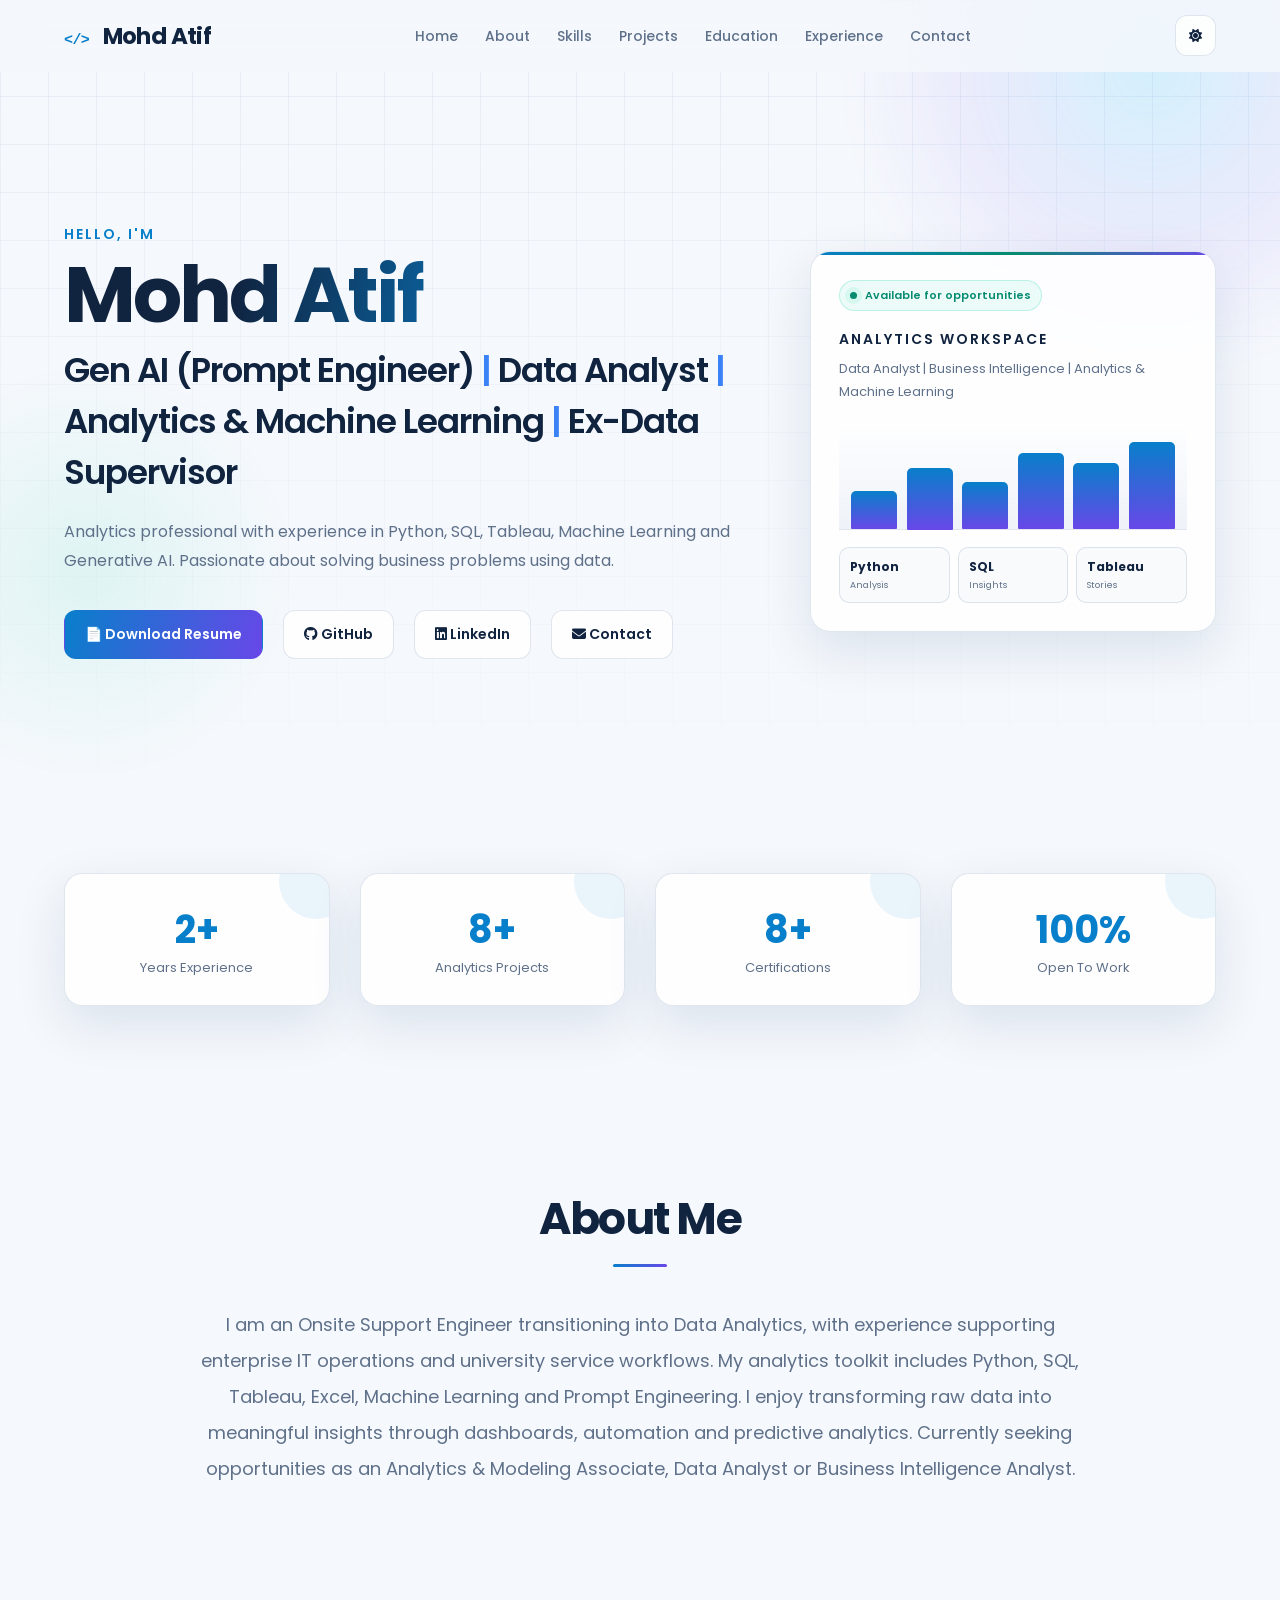
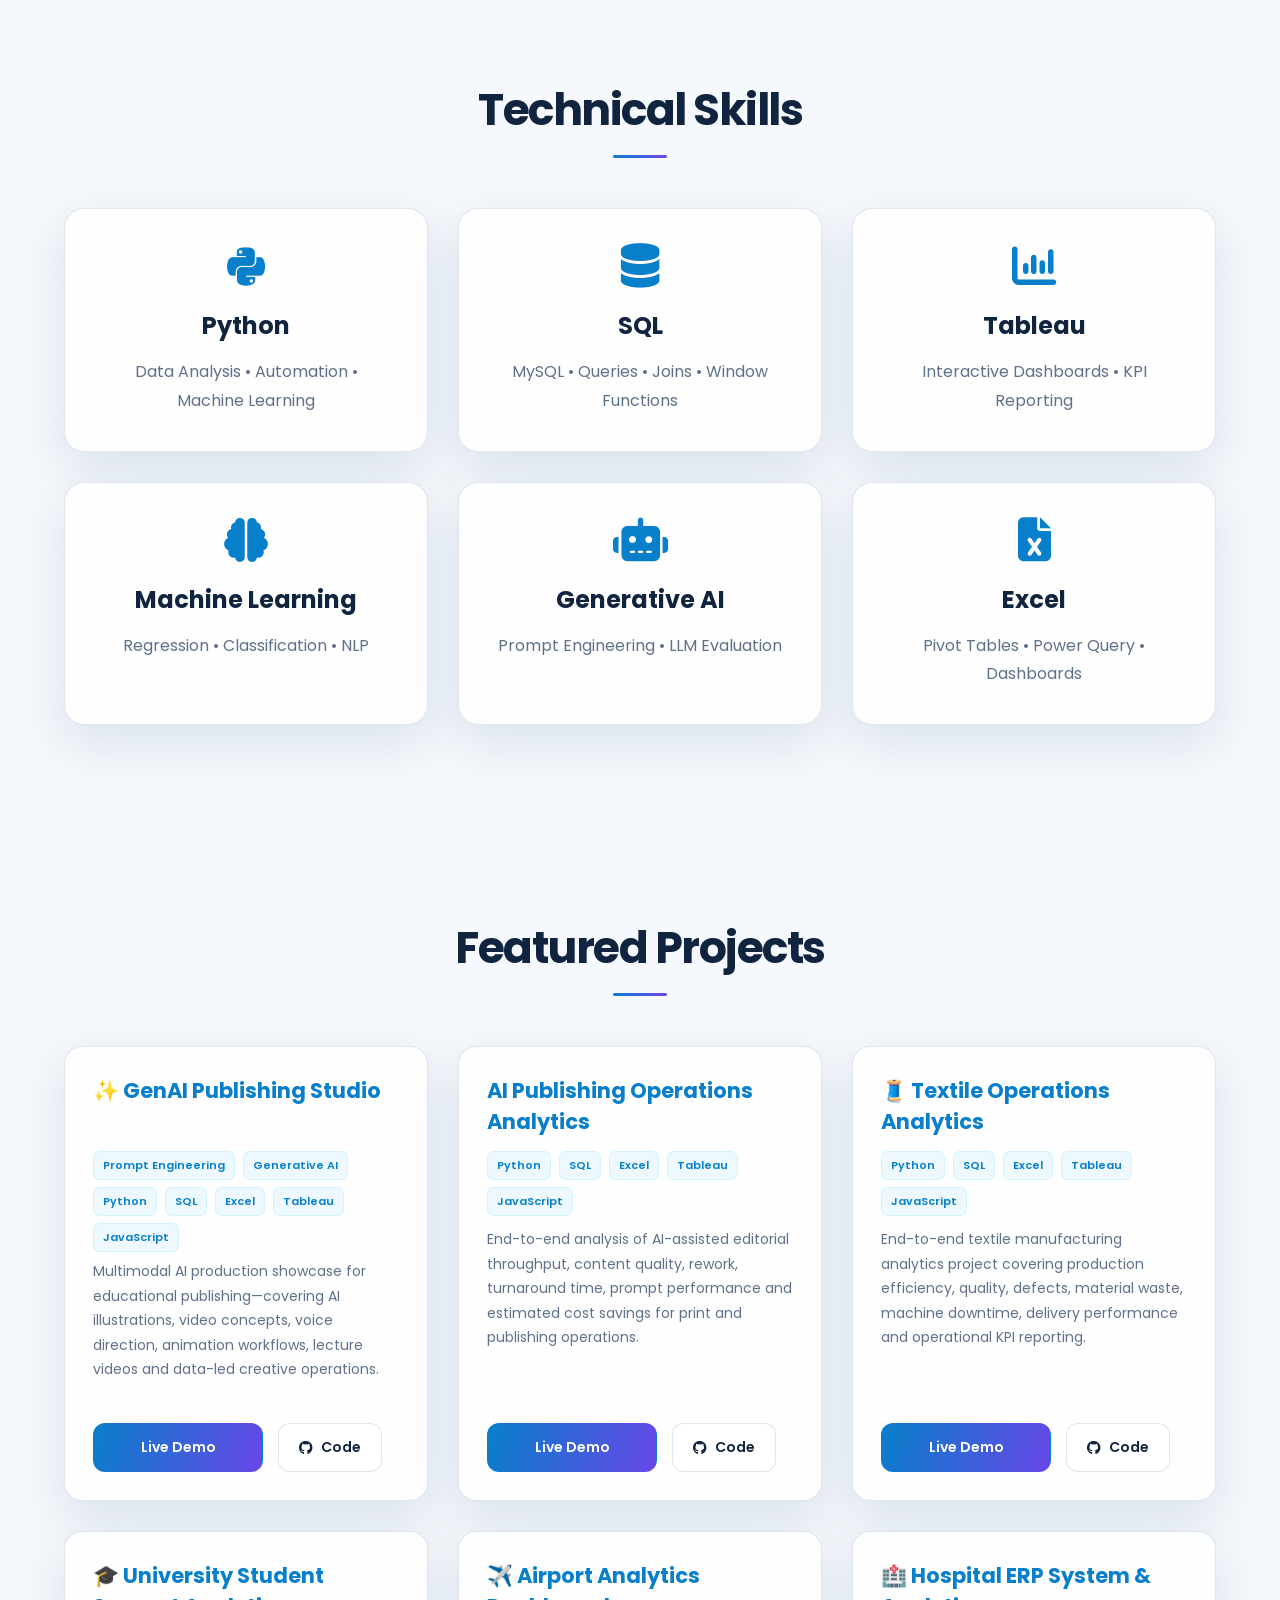
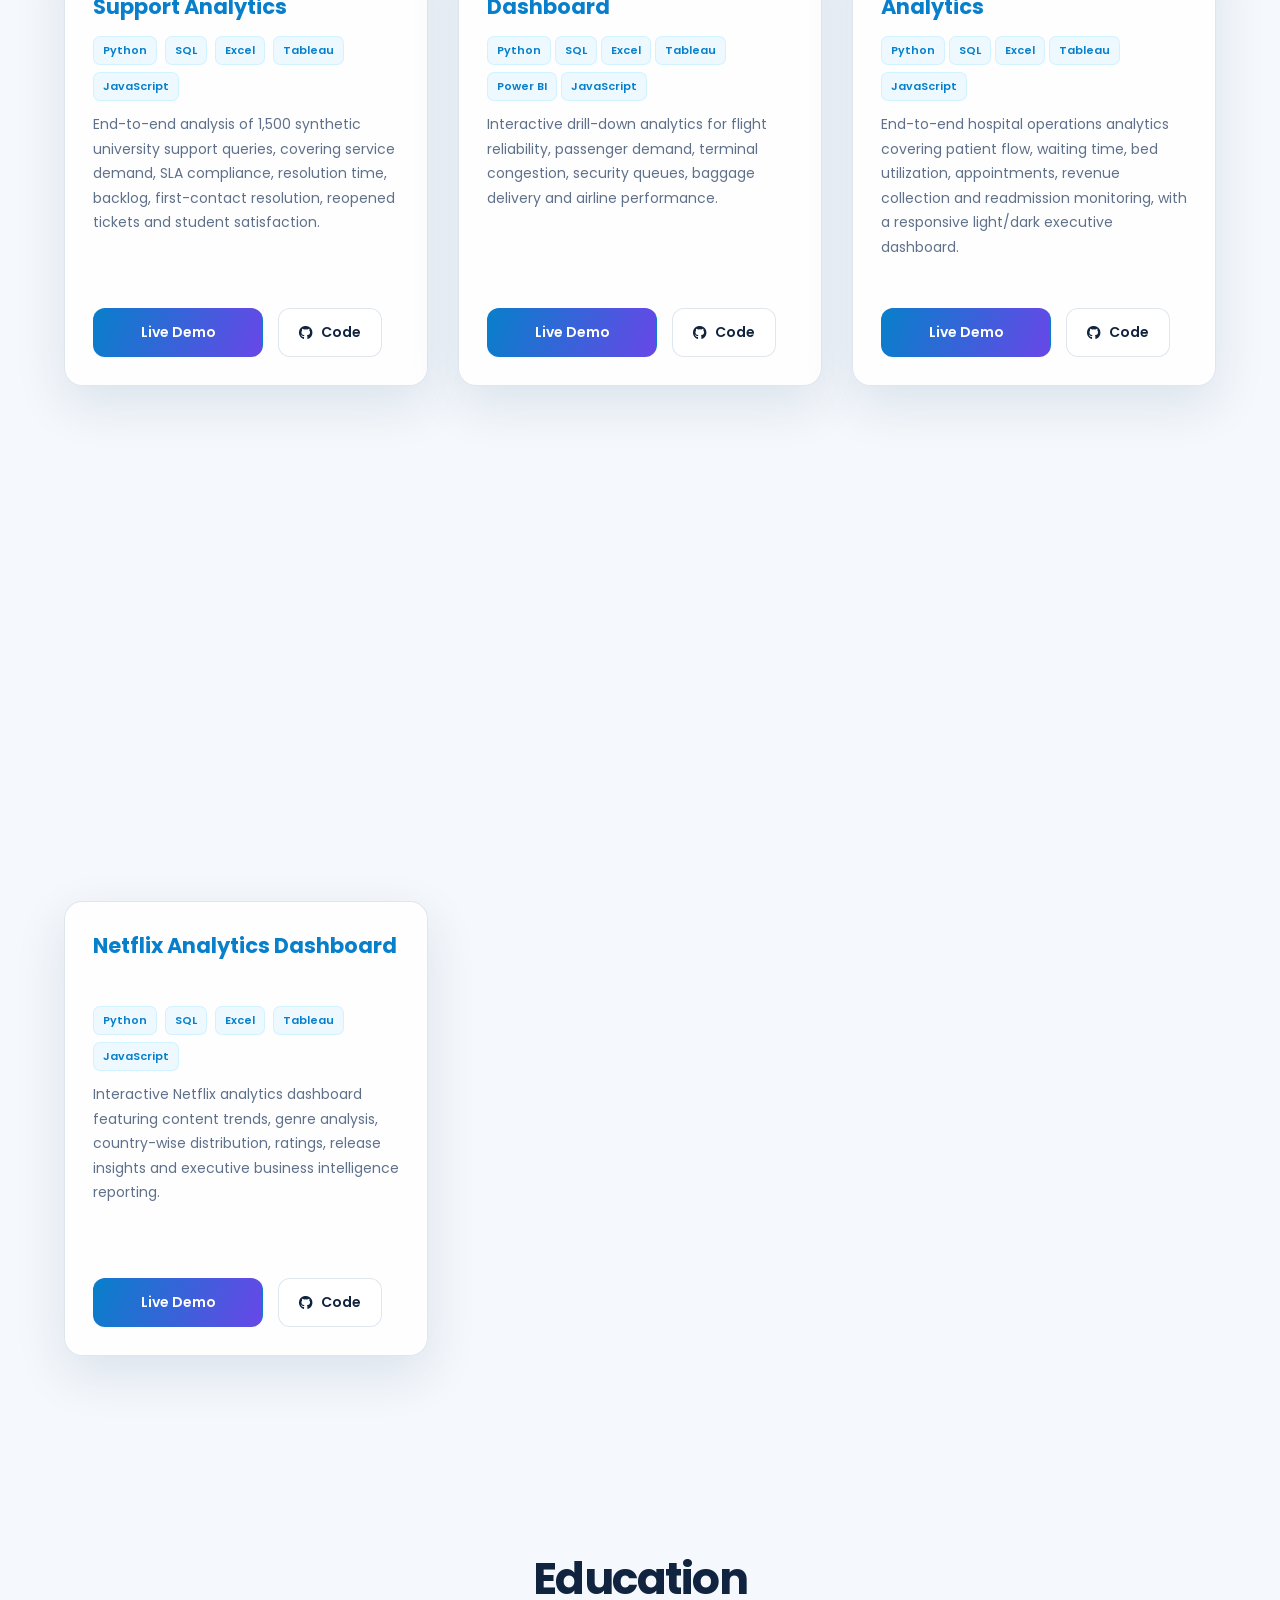
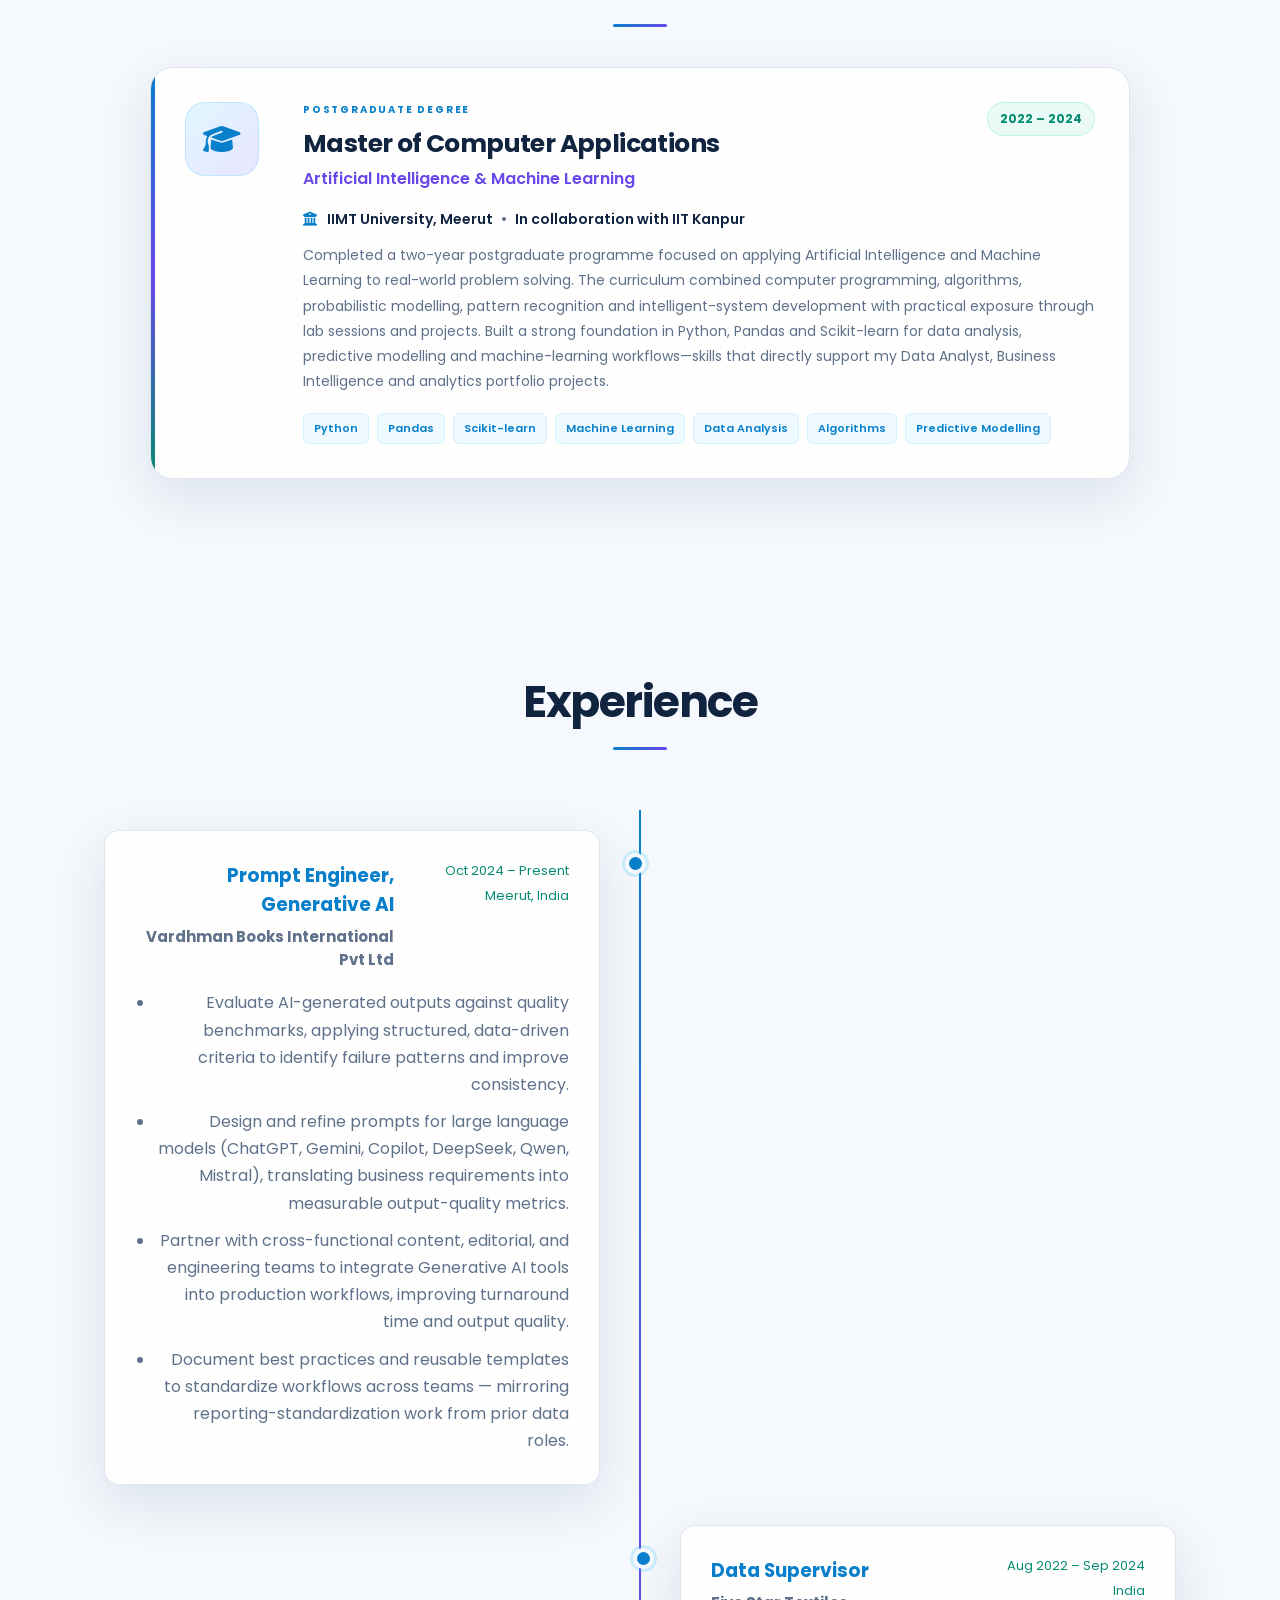
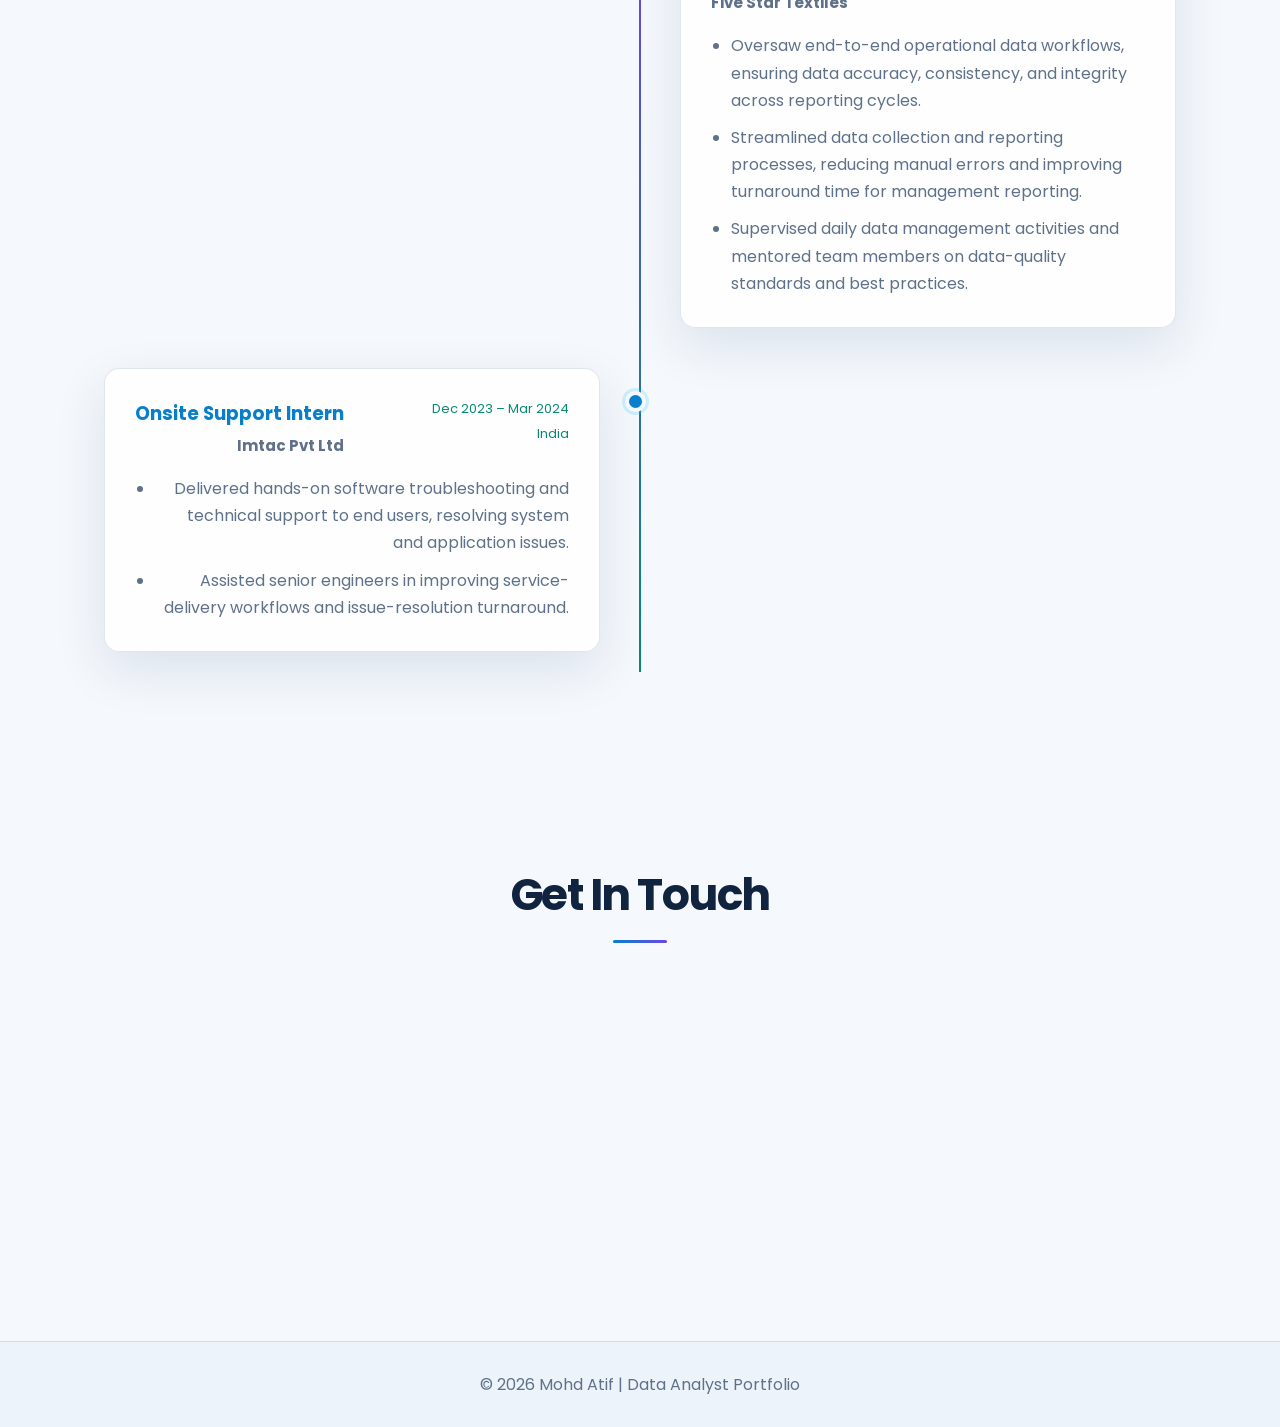
<file: index.html>
<!DOCTYPE html>
<html lang="en">

<head>

<meta charset="UTF-8">
<meta name="viewport" content="width=device-width, initial-scale=1.0">
<meta name="theme-color" content="#07111f">

<title>Mohd Atif | Data Analyst Portfolio</title>

<meta name="description"
content="Mohd Atif | Data Analyst | Analytics & Modeling | Python | SQL | Tableau">

<link rel="preconnect" href="https://fonts.googleapis.com">

<link rel="preconnect" href="https://fonts.gstatic.com" crossorigin>

<link href="https://fonts.googleapis.com/css2?family=Poppins:wght@300;400;500;600;700;800&display=swap"
rel="stylesheet">

<link rel="stylesheet" href="css/style.css?v=20260711-contact3">

<link rel="stylesheet"
href="https://cdnjs.cloudflare.com/ajax/libs/font-awesome/6.6.0/css/all.min.css">

</head>

<body>

<header>

<div class="container">

<nav>

<div class="logo">

Mohd Atif

</div>

<ul>

<li><a href="#home">Home</a></li>

<li><a href="#about">About</a></li>

<li><a href="#skills">Skills</a></li>

<li><a href="#projects">Projects</a></li>

<li><a href="#education">Education</a></li>

<li><a href="#experience">Experience</a></li>

<li><a href="#contact">Contact</a></li>

</ul>

<div class="nav-actions">
<button class="theme-toggle" id="themeToggle" aria-label="Switch color theme" title="Switch color theme">
<i class="fa-solid fa-moon"></i>
</button>
<button class="menu-toggle" id="menuToggle" aria-label="Open navigation" aria-expanded="false">
<i class="fa-solid fa-bars"></i>
</button>
</div>

</nav>

</div>

</header>

<section class="hero" id="home">

<div class="container hero-grid">

<div>

<h3>Hello, I'm</h3>

<h1>Mohd Atif</h1>

<h2>

Gen AI (Prompt Engineer)

<span>|</span>

Data Analyst

<span>|</span>

Analytics & Machine Learning

<span>|</span>

Ex-Data Supervisor

</h2>

<p>

Analytics professional with experience in Python, SQL, Tableau,
Machine Learning and Generative AI.

Passionate about solving business problems using data.

</p>

<div class="hero-buttons">

    <a href="assets/resume/Mohd_Atif_Resume.pdf"
       target="_blank"
       download
       class="btn primary">
       📄 Download Resume
    </a>

    <a href="https://github.com/Codewith-Atif"
       target="_blank"
       class="btn">
       <i class="fab fa-github"></i>
       GitHub
    </a>

    <a href="https://linkedin.com/in/mohd-atif-517262241"
       target="_blank"
       class="btn">
       <i class="fab fa-linkedin"></i>
       LinkedIn
    </a>

    <a href="#contact"
       class="btn">
       <i class="fas fa-envelope"></i>
       Contact
    </a>

</div>

</div>

<div class="hero-card">

<div class="card">

<div class="availability"><span></span> Available for opportunities</div>

<h3>Analytics Workspace</h3>

<p>

Data Analyst | Business Intelligence | Analytics & Machine Learning

</p>

<div class="mini-chart" aria-label="Decorative analytics chart">
<span style="--bar:42%"></span><span style="--bar:68%"></span><span style="--bar:52%"></span><span style="--bar:84%"></span><span style="--bar:73%"></span><span style="--bar:96%"></span>
</div>

<div class="workspace-metrics">
<div><strong>Python</strong><small>Analysis</small></div>
<div><strong>SQL</strong><small>Insights</small></div>
<div><strong>Tableau</strong><small>Stories</small></div>
</div>

</div>

</div>

</div>

</section>

<section class="stats">

<div class="container stats-grid">

<div class="stat">

<h2>2+</h2>

<p>Years Experience</p>

</div>

<div class="stat">

<h2>8+</h2>

<p>Analytics Projects</p>

</div>

<div class="stat">

<h2>8+</h2>

<p>Certifications</p>

</div>

<div class="stat">

<h2>100%</h2>

<p>Open To Work</p>

</div>

</div>

</section>

<section id="about">

<div class="container">

<h2 class="section-title">

About Me

</h2>

<p class="about-text">

I am an Onsite Support Engineer transitioning into Data Analytics,
with experience supporting enterprise IT operations and university service workflows.
My analytics toolkit includes Python, SQL, Tableau, Excel, Machine Learning
and Prompt Engineering.

I enjoy transforming raw data into meaningful insights
through dashboards, automation and predictive analytics.

Currently seeking opportunities as an Analytics & Modeling Associate,
Data Analyst or Business Intelligence Analyst.

</p>

</div>

</section>

<section id="skills">

<div class="container">

<h2 class="section-title">
Technical Skills
</h2>

<div class="skills-grid">

<div class="skill-card">
<i class="fa-brands fa-python"></i>
<h3>Python</h3>
<p>Data Analysis • Automation • Machine Learning</p>
</div>

<div class="skill-card">
<i class="fa-solid fa-database"></i>
<h3>SQL</h3>
<p>MySQL • Queries • Joins • Window Functions</p>
</div>

<div class="skill-card">
<i class="fa-solid fa-chart-column"></i>
<h3>Tableau</h3>
<p>Interactive Dashboards • KPI Reporting</p>
</div>

<div class="skill-card">
<i class="fa-solid fa-brain"></i>
<h3>Machine Learning</h3>
<p>Regression • Classification • NLP</p>
</div>

<div class="skill-card">
<i class="fa-solid fa-robot"></i>
<h3>Generative AI</h3>
<p>Prompt Engineering • LLM Evaluation</p>
</div>

<div class="skill-card">
<i class="fa-solid fa-file-excel"></i>
<h3>Excel</h3>
<p>Pivot Tables • Power Query • Dashboards</p>
</div>

</div>

</div>

</section>

<section id="projects">

<div class="container">

<h2 class="section-title">Featured Projects</h2>

<div class="project-grid">
<!-- GENAI PUBLISHING STUDIO -->

<div class="project-card">

<h3>✨ GenAI Publishing Studio</h3>

<div class="project-tags">
<span>Prompt Engineering</span>
<span>Generative AI</span>
<span>Python</span>
<span>SQL</span>
<span>Excel</span>
<span>Tableau</span>
<span>JavaScript</span>
</div>

<p>
Multimodal AI production showcase for educational publishing—covering
AI illustrations, video concepts, voice direction, animation workflows,
lecture videos and data-led creative operations.
</p>

<div class="project-actions">
<a href="./genai-publishing-studio/index.html" target="_blank" class="btn primary">Live Demo</a>
<a href="https://github.com/Codewith-Atif/portfolio/tree/main/genai-publishing-studio" target="_blank" class="btn"><i class="fab fa-github"></i> Code</a>
</div>

</div>

<!-- AI PUBLISHING OPERATIONS ANALYTICS -->

<div class="project-card">

<h3>
AI Publishing Operations Analytics
</h3>

<div class="project-tags">

<span>Python</span>
<span>SQL</span>
<span>Excel</span>
<span>Tableau</span>
<span>JavaScript</span>

</div>

<p>
End-to-end analysis of AI-assisted editorial throughput, content quality,
rework, turnaround time, prompt performance and estimated cost savings
for print and publishing operations.
</p>

<div class="project-actions">

<a href="./ai-publishing-analytics/index.html"
target="_blank"
class="btn primary">

Live Demo

</a>

<a href="https://github.com/Codewith-Atif/portfolio/tree/main/ai-publishing-analytics"
target="_blank"
class="btn">

<i class="fab fa-github"></i>
Code

</a>

</div>

</div>


<!-- TEXTILE OPERATIONS ANALYTICS -->

<div class="project-card">

<h3>
🧵 Textile Operations Analytics
</h3>

<div class="project-tags">

<span>Python</span>
<span>SQL</span>
<span>Excel</span>
<span>Tableau</span>
<span>JavaScript</span>

</div>

<p>
End-to-end textile manufacturing analytics project covering production
efficiency, quality, defects, material waste, machine downtime,
delivery performance and operational KPI reporting.
</p>

<div class="project-actions">

<a href="./textile-operations-analytics/index.html"
target="_blank"
class="btn primary">

Live Demo

</a>

<a href="https://github.com/Codewith-Atif/portfolio/tree/main/textile-operations-analytics"
target="_blank"
class="btn">

<i class="fab fa-github"></i>
Code

</a>

</div>

</div>


<!-- UNIVERSITY STUDENT SUPPORT ANALYTICS -->

<div class="project-card">

<h3>🎓 University Student Support Analytics</h3>

<div class="project-tags">
<span>Python</span>
<span>SQL</span>
<span>Excel</span>
<span>Tableau</span>
<span>JavaScript</span>
</div>

<p>
End-to-end analysis of 1,500 synthetic university support queries,
covering service demand, SLA compliance, resolution time, backlog,
first-contact resolution, reopened tickets and student satisfaction.
</p>

<div class="project-actions">
<a href="./university-student-support-analytics/index.html" target="_blank" class="btn primary">Live Demo</a>
<a href="https://github.com/Codewith-Atif/portfolio/tree/main/university-student-support-analytics" target="_blank" class="btn"><i class="fab fa-github"></i> Code</a>
</div>

</div>


<!-- AIRPORT ANALYTICS DASHBOARD -->
<div class="project-card">

<h3>✈️ Airport Analytics Dashboard</h3>
<div class="project-tags">
<span>Python</span><span>SQL</span><span>Excel</span><span>Tableau</span><span>Power BI</span><span>JavaScript</span>
</div>
<p>
Interactive drill-down analytics for flight reliability, passenger demand, terminal congestion,
security queues, baggage delivery and airline performance.
</p>
<div class="project-actions">
<a href="./airport-analytics-dashboard/index.html" target="_blank" class="btn primary">Live Demo</a>
<a href="https://github.com/Codewith-Atif/portfolio/tree/main/airport-analytics-dashboard" target="_blank" class="btn"><i class="fab fa-github"></i> Code</a>
</div>
</div>


<!-- HOSPITAL ERP ANALYTICS -->

<div class="project-card">
<h3>🏥 Hospital ERP System & Analytics</h3>
<div class="project-tags">
<span>Python</span><span>SQL</span><span>Excel</span><span>Tableau</span><span>JavaScript</span>
</div>
<p>
End-to-end hospital operations analytics covering patient flow, waiting time,
bed utilization, appointments, revenue collection and readmission monitoring,
with a responsive light/dark executive dashboard.
</p>
<div class="project-actions">
<a href="./hospital-erp-analytics/index.html" target="_blank" class="btn primary">Live Demo</a>
<a href="https://github.com/Codewith-Atif/portfolio/tree/main/hospital-erp-analytics" target="_blank" class="btn"><i class="fab fa-github"></i> Code</a>
</div>
</div>


<!-- SALES ANALYTICS DASHBOARD -->

<div class="project-card">




<h3>
<a href="./sales-analytics-dashboard/index.html"
target="_blank"
class="project-title-link">

Sales Analytics Dashboard

</a>
</h3>


<div class="project-tags">

<span>HTML</span>
<span>CSS</span>
<span>JavaScript</span>
<span>SQL</span>

</div>


<p>
Interactive sales analytics dashboard for tracking revenue, profit,
orders, customers, regional performance and executive KPIs.
</p>


<div class="project-actions">

<a href="./sales-analytics-dashboard/index.html"
target="_blank"
class="btn primary">

Live Demo

</a>


<a href="https://github.com/Codewith-Atif/portfolio/tree/main/sales-analytics-dashboard"
target="_blank"
class="btn">

<i class="fab fa-github"></i>
Code

</a>

</div>


</div>


<!-- HR ANALYTICS DASHBOARD -->
<div class="project-card">
<h3>👥 HR Analytics Dashboard</h3>
<div class="project-tags">
<span>Power BI</span><span>SQL</span><span>Excel</span><span>Python</span><span>JavaScript</span>
</div>
<p>
Interactive workforce analytics covering employee attrition, department trends,
engagement, compensation, performance metrics and retention-risk reporting.
</p>
<div class="project-actions">
<a href="./hr-analytics-dashboard/index.html" target="_blank" class="btn primary">Live Demo</a>
<a href="https://github.com/Codewith-Atif/portfolio/tree/main/hr-analytics-dashboard" target="_blank" class="btn"><i class="fab fa-github"></i> Code</a>
</div>
</div>


<!-- E-COMMERCE ANALYTICS DASHBOARD -->


<div class="project-card">


<h3>
E-Commerce Analytics Dashboard
</h3>


<div class="project-tags">

<span>Python</span>
<span>SQL</span>
<span>Excel</span>
<span>Power BI</span>

</div>


<p>
Comprehensive e-commerce sales dashboard featuring customer segmentation,
product performance, revenue trends, profit analysis and executive insights.
</p>


<div class="project-actions">


<a href="./ecommerce-analytics-dashboard/index.html"
target="_blank"
class="btn primary">

Live Demo

</a>


<a href="https://github.com/Codewith-Atif/portfolio/tree/main/ecommerce-analytics-dashboard"
target="_blank"
class="btn">

<i class="fab fa-github"></i>
Code

</a>


</div>


</div>


<!-- NETFLIX ANALYTICS DASHBOARD -->


<div class="project-card">


<h3>
Netflix Analytics Dashboard
</h3>


<div class="project-tags">

<span>Python</span>
<span>SQL</span>
<span>Excel</span>
<span>Tableau</span>
<span>JavaScript</span>

</div>


<p>
Interactive Netflix analytics dashboard featuring content trends,
genre analysis, country-wise distribution, ratings, release insights
and executive business intelligence reporting.
</p>


<div class="project-actions">


<a href="./netflix-analytics-dashboard/index.html"
target="_blank"
class="btn primary">

Live Demo

</a>


<a href="https://github.com/Codewith-Atif/portfolio/tree/main/netflix-analytics-dashboard"
target="_blank"
class="btn">

<i class="fab fa-github"></i>
Code

</a>


</div>


</div>



</div>

</div>

</section>

<section id="education">

<div class="container">

<h2 class="section-title">Education</h2>

<div class="education-card">

<div class="education-icon" aria-hidden="true">
<i class="fa-solid fa-graduation-cap"></i>
</div>

<div class="education-content">

<div class="education-heading">
<div>
<span class="education-label">POSTGRADUATE DEGREE</span>
<h3>Master of Computer Applications</h3>
<h4>Artificial Intelligence &amp; Machine Learning</h4>
</div>
<span class="education-year">2022 – 2024</span>
</div>

<p class="education-institute">
<i class="fa-solid fa-building-columns"></i>
IIMT University, Meerut <span>•</span> In collaboration with IIT Kanpur
</p>

<p class="education-description">
Completed a two-year postgraduate programme focused on applying Artificial Intelligence and Machine Learning to real-world problem solving. The curriculum combined computer programming, algorithms, probabilistic modelling, pattern recognition and intelligent-system development with practical exposure through lab sessions and projects. Built a strong foundation in Python, Pandas and Scikit-learn for data analysis, predictive modelling and machine-learning workflows—skills that directly support my Data Analyst, Business Intelligence and analytics portfolio projects.
</p>

<div class="education-skills">
<span>Python</span>
<span>Pandas</span>
<span>Scikit-learn</span>
<span>Machine Learning</span>
<span>Data Analysis</span>
<span>Algorithms</span>
<span>Predictive Modelling</span>
</div>

</div>

</div>

</div>

</section>

<section id="experience">

<div class="container">

<h2 class="section-title">
Experience
</h2>

<div class="timeline">

<div class="timeline-item">

<div class="timeline-content">

<div class="experience-heading">
<div>
<h3>Prompt Engineer, Generative AI</h3>
<h4>Vardhman Books International Pvt Ltd</h4>
</div>
<div class="experience-meta">
<span>Oct 2024 – Present</span>
<span>Meerut, India</span>
</div>
</div>

<ul class="experience-list">
<li>Evaluate AI-generated outputs against quality benchmarks, applying structured, data-driven criteria to identify failure patterns and improve consistency.</li>
<li>Design and refine prompts for large language models (ChatGPT, Gemini, Copilot, DeepSeek, Qwen, Mistral), translating business requirements into measurable output-quality metrics.</li>
<li>Partner with cross-functional content, editorial, and engineering teams to integrate Generative AI tools into production workflows, improving turnaround time and output quality.</li>
<li>Document best practices and reusable templates to standardize workflows across teams — mirroring reporting-standardization work from prior data roles.</li>
</ul>

</div>

</div>

<div class="timeline-item">

<div class="timeline-content">

<div class="experience-heading">
<div>
<h3>Data Supervisor</h3>
<h4>Five Star Textiles</h4>
</div>
<div class="experience-meta">
<span>Aug 2022 – Sep 2024</span>
<span>India</span>
</div>
</div>

<ul class="experience-list">
<li>Oversaw end-to-end operational data workflows, ensuring data accuracy, consistency, and integrity across reporting cycles.</li>
<li>Streamlined data collection and reporting processes, reducing manual errors and improving turnaround time for management reporting.</li>
<li>Supervised daily data management activities and mentored team members on data-quality standards and best practices.</li>
</ul>

</div>

</div>

<div class="timeline-item">

<div class="timeline-content">

<div class="experience-heading">
<div>
<h3>Onsite Support Intern</h3>
<h4>Imtac Pvt Ltd</h4>
</div>
<div class="experience-meta">
<span>Dec 2023 – Mar 2024</span>
<span>India</span>
</div>
</div>

<ul class="experience-list">
<li>Delivered hands-on software troubleshooting and technical support to end users, resolving system and application issues.</li>
<li>Assisted senior engineers in improving service-delivery workflows and issue-resolution turnaround.</li>
</ul>

</div>

</div>

</div>

</div>

</section>

<section id="contact">

<div class="container">

<h2 class="section-title">
Get In Touch
</h2>

<div class="contact-grid">

<div class="contact-card">

<div class="contact-icon"><i class="fa-solid fa-phone"></i></div>

<h3>Mobile</h3>

<p>
<a href="tel:+917417556768" aria-label="Call Mohd Atif">
+91 74175 56768
</a>
</p>

</div>

<div class="contact-card whatsapp-card">

<div class="contact-icon"><i class="fa-brands fa-whatsapp"></i></div>

<h3>WhatsApp</h3>

<p>
<a href="https://wa.me/917417556768" target="_blank" rel="noopener noreferrer" aria-label="Message Mohd Atif on WhatsApp">
+91 74175 56768
</a>
</p>

</div>

<div class="contact-card">

<div class="contact-icon"><i class="fa-solid fa-envelope"></i></div>

<h3>Email</h3>

<p>
<a href="mailto:MohdAtif19999@gmail.com">
MohdAtif19999@gmail.com
</a>
</p>

</div>

<div class="contact-card">

<div class="contact-icon"><i class="fa-brands fa-github"></i></div>

<h3>GitHub</h3>

<p>

<a href="https://github.com/Codewith-Atif" target="_blank">

github.com/Codewith-Atif

</a>

</p>

</div>

<div class="contact-card">

<div class="contact-icon"><i class="fa-brands fa-linkedin-in"></i></div>

<h3>LinkedIn</h3>

<p>

<a href="https://linkedin.com/in/mohd-atif-517262241" target="_blank">

linkedin.com/in/mohd-atif

</a>

</p>

</div>

</div>

</div>

</section>

<footer>

<div class="container">

<p>

© 2026 Mohd Atif | Data Analyst Portfolio

</p>

</div>

</footer>
  
<script src="js/script.js?v=20260711-1"></script>

</body>

</html>
</file>
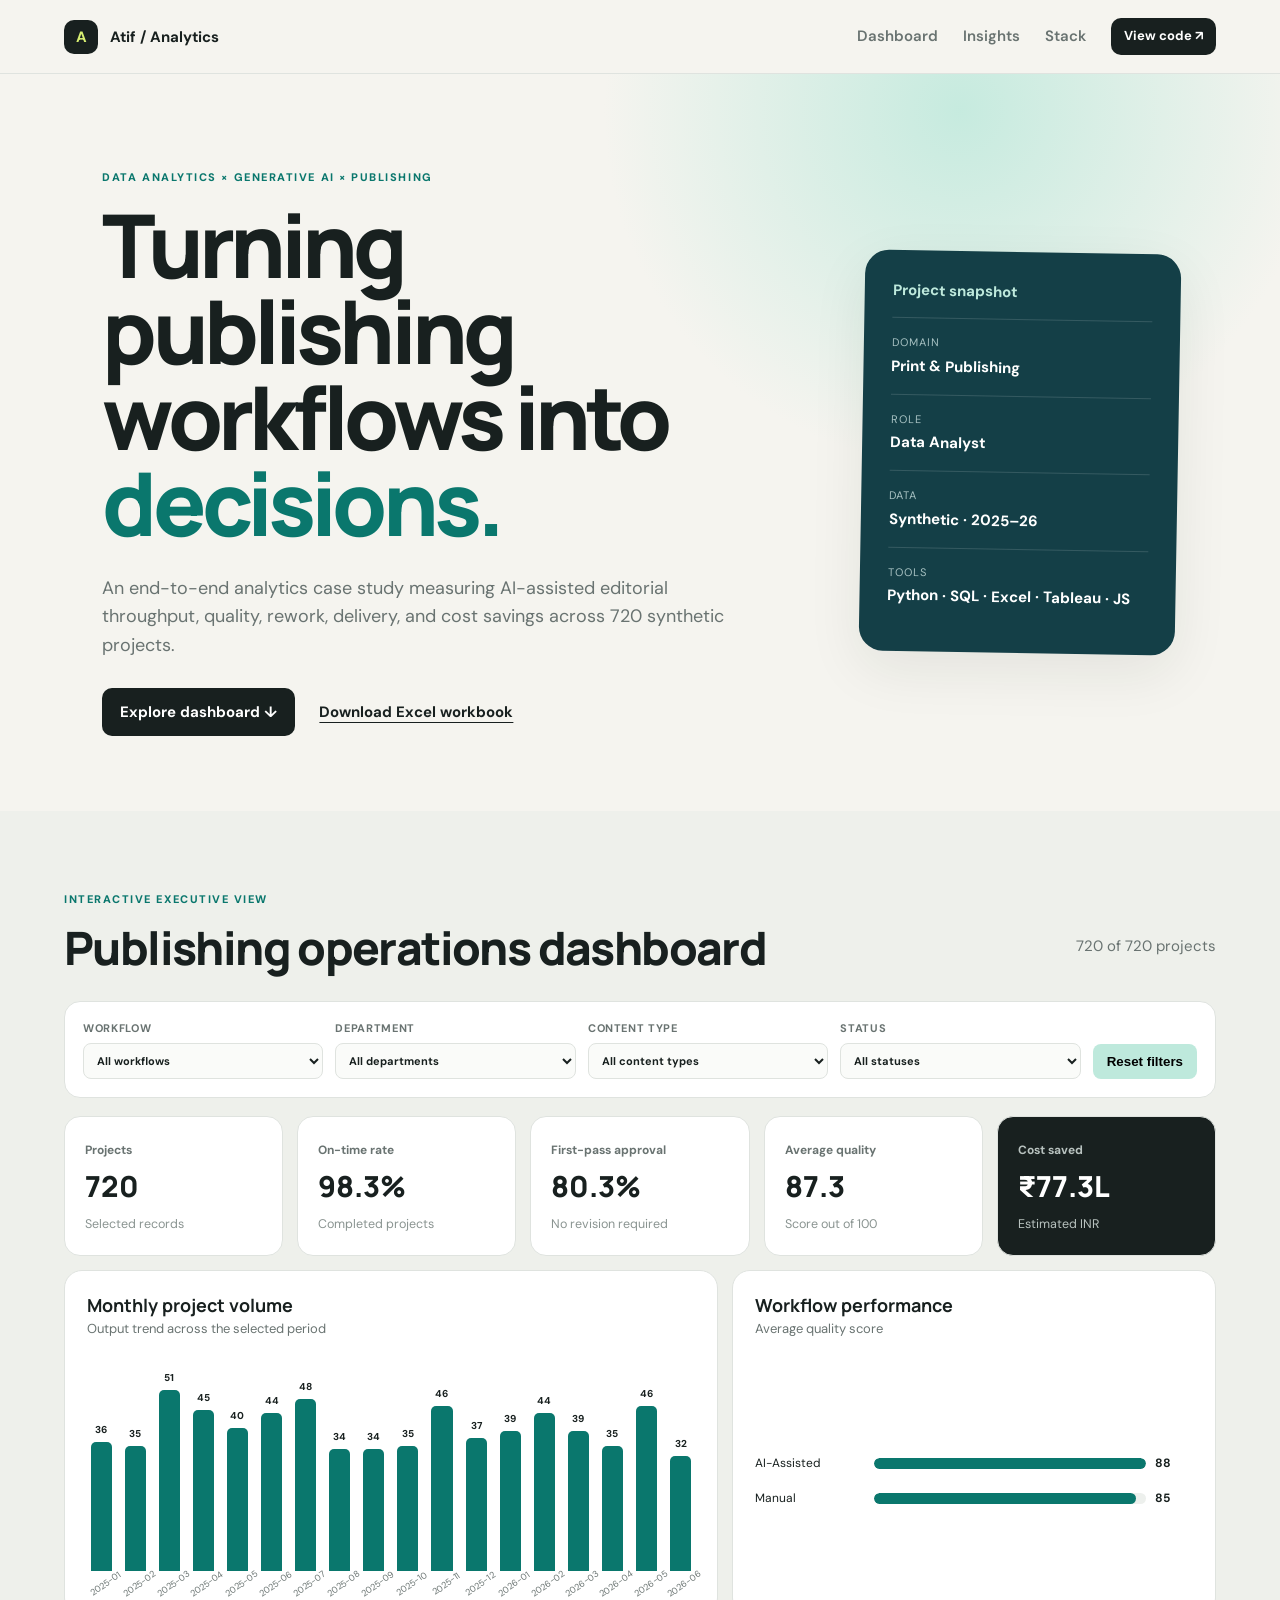
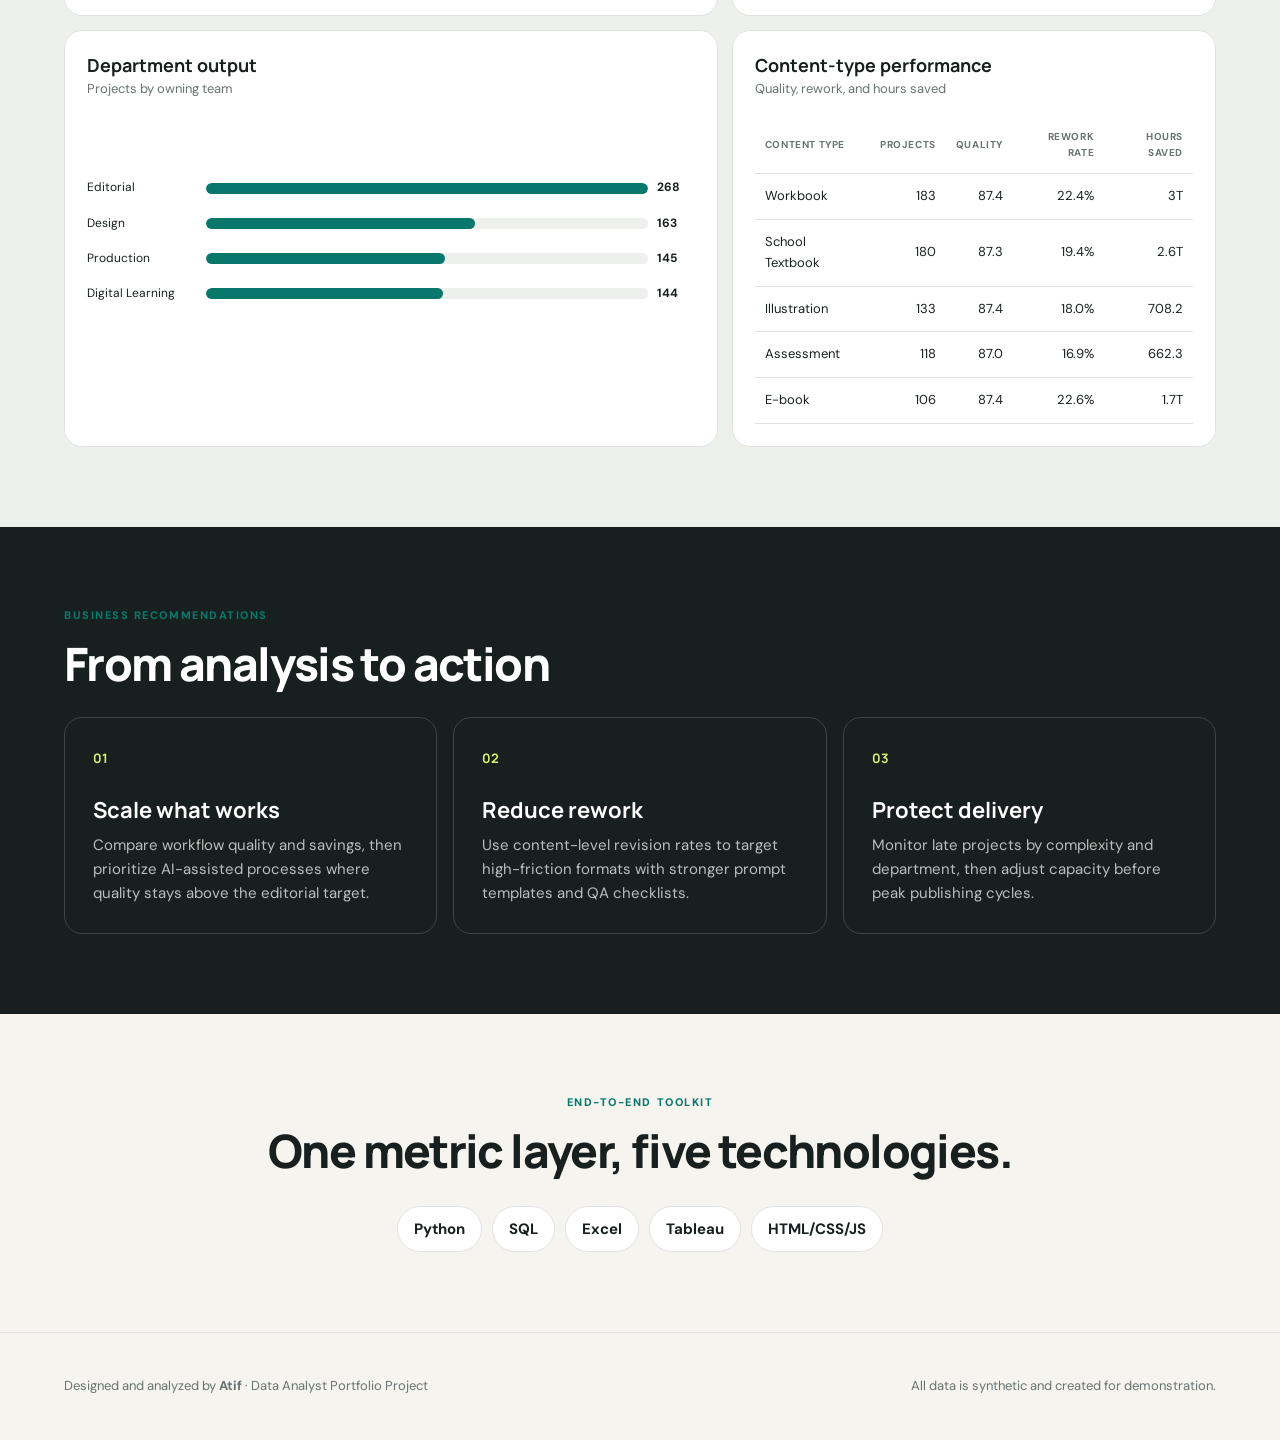
<file: ai-publishing-analytics/index.html>
<!doctype html>
<html lang="en">
<head>
  <meta charset="utf-8">
  <meta name="viewport" content="width=device-width,initial-scale=1">
  <meta name="description" content="AI Publishing Operations Analytics portfolio project by Atif.">
  <title>AI Publishing Operations Analytics | Atif</title>
  <link rel="preconnect" href="https://fonts.googleapis.com">
  <link rel="preconnect" href="https://fonts.gstatic.com" crossorigin>
  <link href="https://fonts.googleapis.com/css2?family=DM+Sans:wght@400;500;600;700&family=Manrope:wght@600;700;800&display=swap" rel="stylesheet">
  <link rel="stylesheet" href="css/style.css">
</head>
<body>
  <header class="topbar">
    <a class="brand" href="../"><span class="brand-mark">A</span><span>Atif / Analytics</span></a>
    <nav aria-label="Project navigation">
      <a href="#dashboard">Dashboard</a><a href="#insights">Insights</a><a href="#stack">Stack</a>
      <a class="button small" href="https://github.com/Codewith-Atif/portfolio/tree/main/ai-publishing-analytics">View code ↗</a>
    </nav>
  </header>

  <main>
    <section class="hero">
      <div>
        <p class="eyebrow">DATA ANALYTICS × GENERATIVE AI × PUBLISHING</p>
        <h1>Turning publishing workflows into <span>decisions.</span></h1>
        <p class="lede">An end-to-end analytics case study measuring AI-assisted editorial throughput, quality, rework, delivery, and cost savings across 720 synthetic projects.</p>
        <div class="hero-actions"><a class="button" href="#dashboard">Explore dashboard ↓</a><a class="text-link" href="excel/Publishing_Analytics.xlsx">Download Excel workbook</a></div>
      </div>
      <aside class="hero-card">
        <p>Project snapshot</p>
        <dl><div><dt>Domain</dt><dd>Print & Publishing</dd></div><div><dt>Role</dt><dd>Data Analyst</dd></div><div><dt>Data</dt><dd>Synthetic · 2025–26</dd></div><div><dt>Tools</dt><dd>Python · SQL · Excel · Tableau · JS</dd></div></dl>
      </aside>
    </section>

    <section id="dashboard" class="dashboard-section">
      <div class="section-heading"><div><p class="eyebrow">INTERACTIVE EXECUTIVE VIEW</p><h2>Publishing operations dashboard</h2></div><p id="record-count" class="muted">Loading data…</p></div>
      <div class="filters" aria-label="Dashboard filters">
        <label>Workflow<select id="workflow-filter"><option value="All">All workflows</option></select></label>
        <label>Department<select id="department-filter"><option value="All">All departments</option></select></label>
        <label>Content type<select id="content-filter"><option value="All">All content types</option></select></label>
        <label>Status<select id="status-filter"><option value="All">All statuses</option></select></label>
        <button id="reset-filters" class="reset">Reset filters</button>
      </div>

      <div class="kpi-grid">
        <article class="kpi"><span>Projects</span><strong id="kpi-projects">—</strong><small>Selected records</small></article>
        <article class="kpi"><span>On-time rate</span><strong id="kpi-ontime">—</strong><small>Completed projects</small></article>
        <article class="kpi"><span>First-pass approval</span><strong id="kpi-firstpass">—</strong><small>No revision required</small></article>
        <article class="kpi"><span>Average quality</span><strong id="kpi-quality">—</strong><small>Score out of 100</small></article>
        <article class="kpi accent"><span>Cost saved</span><strong id="kpi-savings">—</strong><small>Estimated INR</small></article>
      </div>

      <div class="chart-grid">
        <article class="panel wide"><div class="panel-title"><div><h3>Monthly project volume</h3><p>Output trend across the selected period</p></div></div><div id="trend-chart" class="chart" aria-label="Monthly project volume chart"></div></article>
        <article class="panel"><div class="panel-title"><div><h3>Workflow performance</h3><p>Average quality score</p></div></div><div id="workflow-chart" class="chart" aria-label="Workflow performance chart"></div></article>
        <article class="panel"><div class="panel-title"><div><h3>Department output</h3><p>Projects by owning team</p></div></div><div id="department-chart" class="chart" aria-label="Department output chart"></div></article>
        <article class="panel wide"><div class="panel-title"><div><h3>Content-type performance</h3><p>Quality, rework, and hours saved</p></div></div><div class="table-wrap"><table><thead><tr><th>Content type</th><th>Projects</th><th>Quality</th><th>Rework rate</th><th>Hours saved</th></tr></thead><tbody id="content-table"></tbody></table></div></article>
      </div>
    </section>

    <section id="insights" class="insights-section">
      <div class="section-heading"><div><p class="eyebrow">BUSINESS RECOMMENDATIONS</p><h2>From analysis to action</h2></div></div>
      <div class="insight-grid">
        <article><span>01</span><h3>Scale what works</h3><p>Compare workflow quality and savings, then prioritize AI-assisted processes where quality stays above the editorial target.</p></article>
        <article><span>02</span><h3>Reduce rework</h3><p>Use content-level revision rates to target high-friction formats with stronger prompt templates and QA checklists.</p></article>
        <article><span>03</span><h3>Protect delivery</h3><p>Monitor late projects by complexity and department, then adjust capacity before peak publishing cycles.</p></article>
      </div>
    </section>

    <section id="stack" class="stack-section"><p class="eyebrow">END-TO-END TOOLKIT</p><h2>One metric layer, five technologies.</h2><div class="stack-list"><span>Python</span><span>SQL</span><span>Excel</span><span>Tableau</span><span>HTML/CSS/JS</span></div></section>
  </main>
  <footer><p>Designed and analyzed by <strong>Atif</strong> · Data Analyst Portfolio Project</p><p>All data is synthetic and created for demonstration.</p></footer>
  <script src="js/app.js"></script>
</body>
</html>
</file>
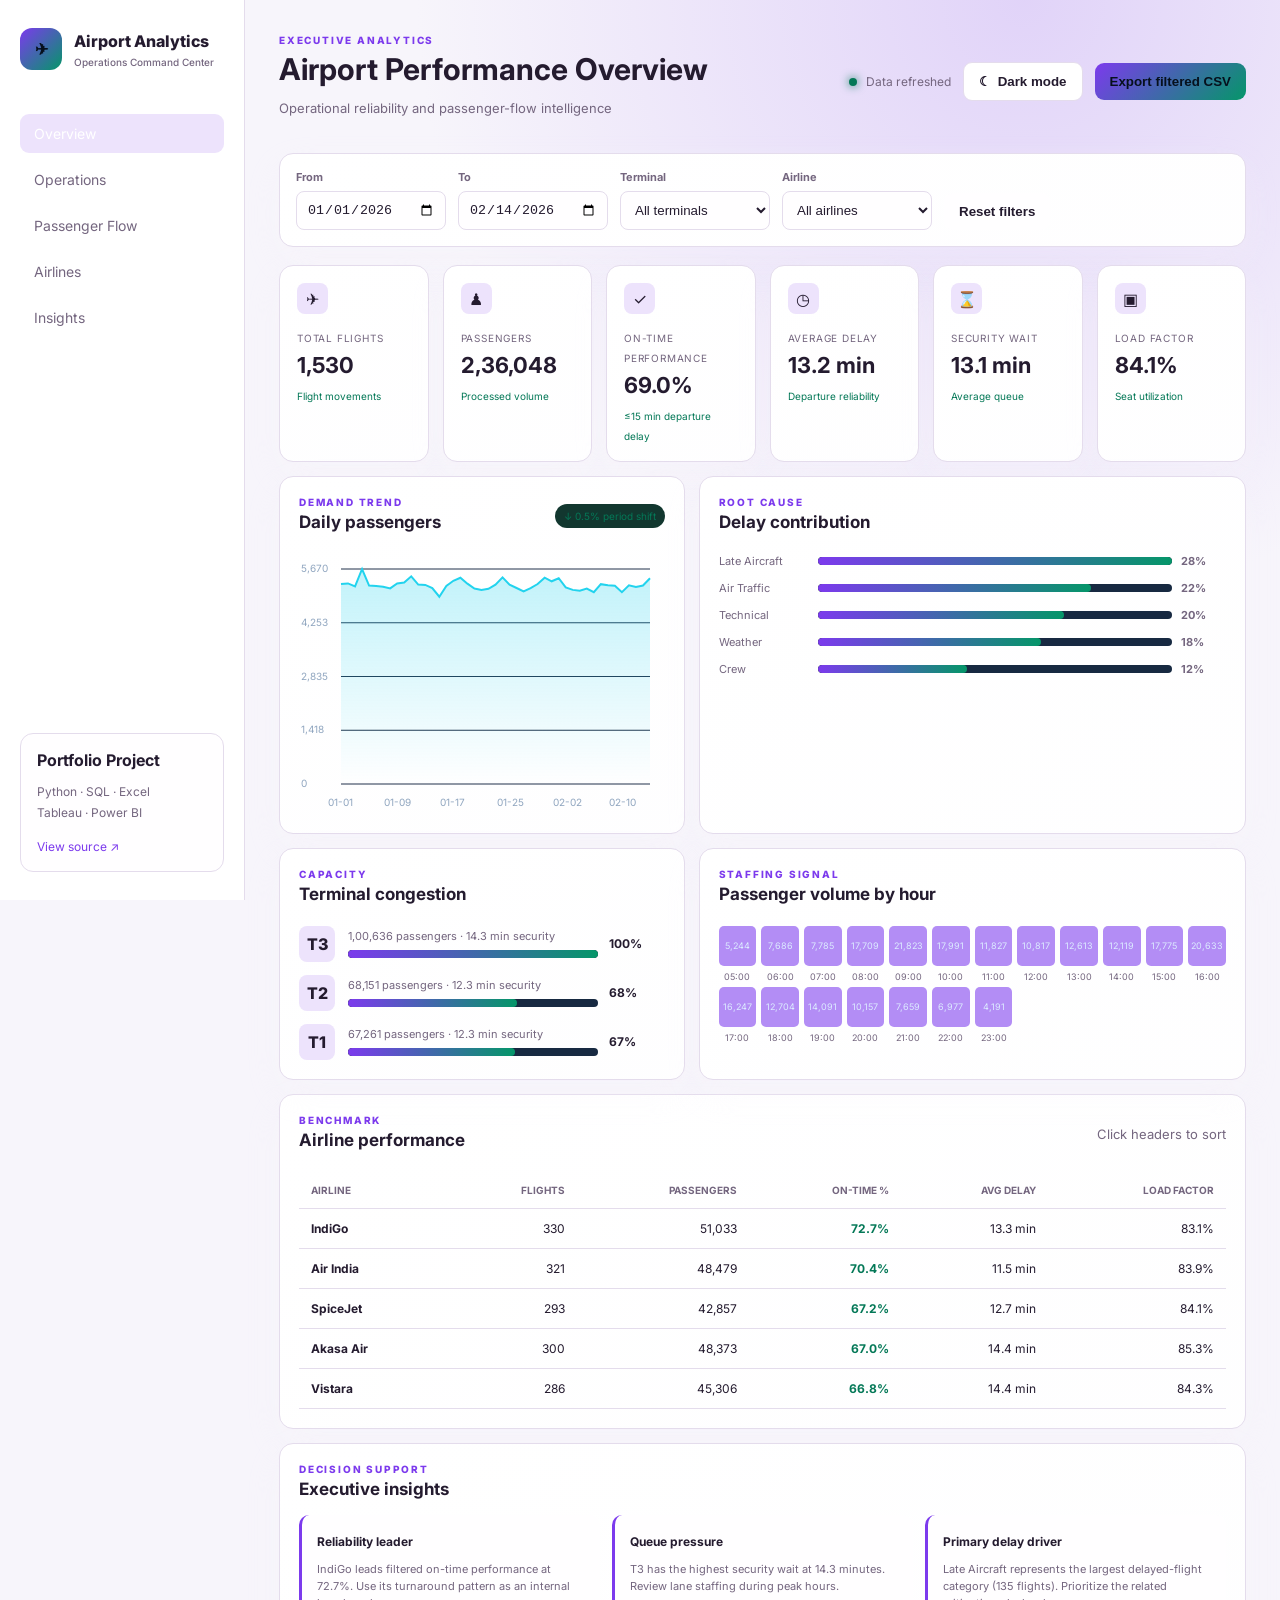
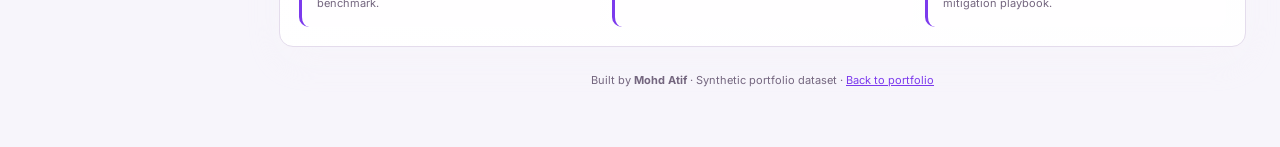
<file: airport-analytics-dashboard/index.html>
<!doctype html>
<html lang="en">
<head>
  <meta charset="utf-8">
  <meta name="viewport" content="width=device-width,initial-scale=1">
  <meta name="description" content="Interactive airport operations and passenger-flow analytics dashboard by Mohd Atif">
  <meta name="theme-color" content="#171022">
  <title>Airport Analytics Dashboard | Mohd Atif</title>
  <link rel="preconnect" href="https://fonts.googleapis.com">
  <link rel="preconnect" href="https://fonts.gstatic.com" crossorigin>
  <link href="https://fonts.googleapis.com/css2?family=Inter:wght@400;500;600;700;800&display=swap" rel="stylesheet">
  <link rel="stylesheet" href="css/styles.css">
  <link rel="stylesheet" href="css/theme.css">
</head>
<body>
  <button class="mobile-menu" id="mobileMenu" aria-label="Open navigation" aria-expanded="false">☰</button>
  <div class="sidebar-backdrop" id="sidebarBackdrop"></div>
  <aside class="sidebar" id="sidebar">
    <a class="brand" href="../index.html"><span>✈</span><div>Airport Analytics<small>Operations Command Center</small></div></a>
    <nav><a class="active" href="#overview">Overview</a><a href="#operations">Operations</a><a href="#passengers">Passenger Flow</a><a href="#airlines">Airlines</a><a href="#insights">Insights</a></nav>
    <div class="side-note"><strong>Portfolio Project</strong><p>Python · SQL · Excel<br>Tableau · Power BI</p><a href="https://github.com/Codewith-Atif/portfolio/tree/main/airport-analytics-dashboard" target="_blank" rel="noopener">View source ↗</a></div>
  </aside>
  <main>
    <header><div><p class="eyebrow">EXECUTIVE ANALYTICS</p><h1>Airport Performance Overview</h1><p class="subtitle">Operational reliability and passenger-flow intelligence</p></div><div class="header-actions"><span class="status"><i></i> Data refreshed</span><button class="theme-toggle" id="themeToggle" aria-label="Switch color theme"><span id="themeIcon">☀</span><span id="themeLabel">Light mode</span></button><button id="exportBtn">Export filtered CSV</button></div></header>
    <section class="filters" aria-label="Dashboard filters">
      <label>From<input id="dateFrom" type="date"></label><label>To<input id="dateTo" type="date"></label>
      <label>Terminal<select id="terminalFilter"><option value="All">All terminals</option></select></label>
      <label>Airline<select id="airlineFilter"><option value="All">All airlines</option></select></label>
      <button id="resetBtn" class="reset">Reset filters</button>
    </section>
    <div id="loading" class="loading">Loading operational data…</div>
    <div id="dashboard" hidden>
      <section id="overview" class="kpis"></section>
      <section id="operations" class="grid two">
        <article class="panel wide"><div class="panel-head"><div><p class="eyebrow">DEMAND TREND</p><h2>Daily passengers</h2></div><span id="trendChange" class="pill"></span></div><canvas id="trendChart" height="260"></canvas></article>
        <article class="panel"><div class="panel-head"><div><p class="eyebrow">ROOT CAUSE</p><h2>Delay contribution</h2></div></div><div id="delayChart" class="bars"></div></article>
      </section>
      <section id="passengers" class="grid two">
        <article class="panel"><div class="panel-head"><div><p class="eyebrow">CAPACITY</p><h2>Terminal congestion</h2></div></div><div id="terminalChart" class="terminal-list"></div></article>
        <article class="panel wide"><div class="panel-head"><div><p class="eyebrow">STAFFING SIGNAL</p><h2>Passenger volume by hour</h2></div></div><div id="heatmap" class="heatmap"></div></article>
      </section>
      <section id="airlines" class="panel"><div class="panel-head"><div><p class="eyebrow">BENCHMARK</p><h2>Airline performance</h2></div><span class="muted">Click headers to sort</span></div><div class="table-wrap"><table><thead><tr><th data-sort="airline">Airline</th><th data-sort="flights">Flights</th><th data-sort="passengers">Passengers</th><th data-sort="otp">On-time %</th><th data-sort="avgDelay">Avg delay</th><th data-sort="load">Load factor</th></tr></thead><tbody id="airlineTable"></tbody></table></div></section>
      <section id="insights" class="panel insights"><div><p class="eyebrow">DECISION SUPPORT</p><h2>Executive insights</h2></div><div id="insightList" class="insight-grid"></div></section>
      <footer>Built by <strong>Mohd Atif</strong> · Synthetic portfolio dataset · <a href="../index.html">Back to portfolio</a></footer>
    </div>
  </main>
  <script src="js/app.js"></script>
  <script src="js/enhancements.js"></script>
</body>
</html>
</file>
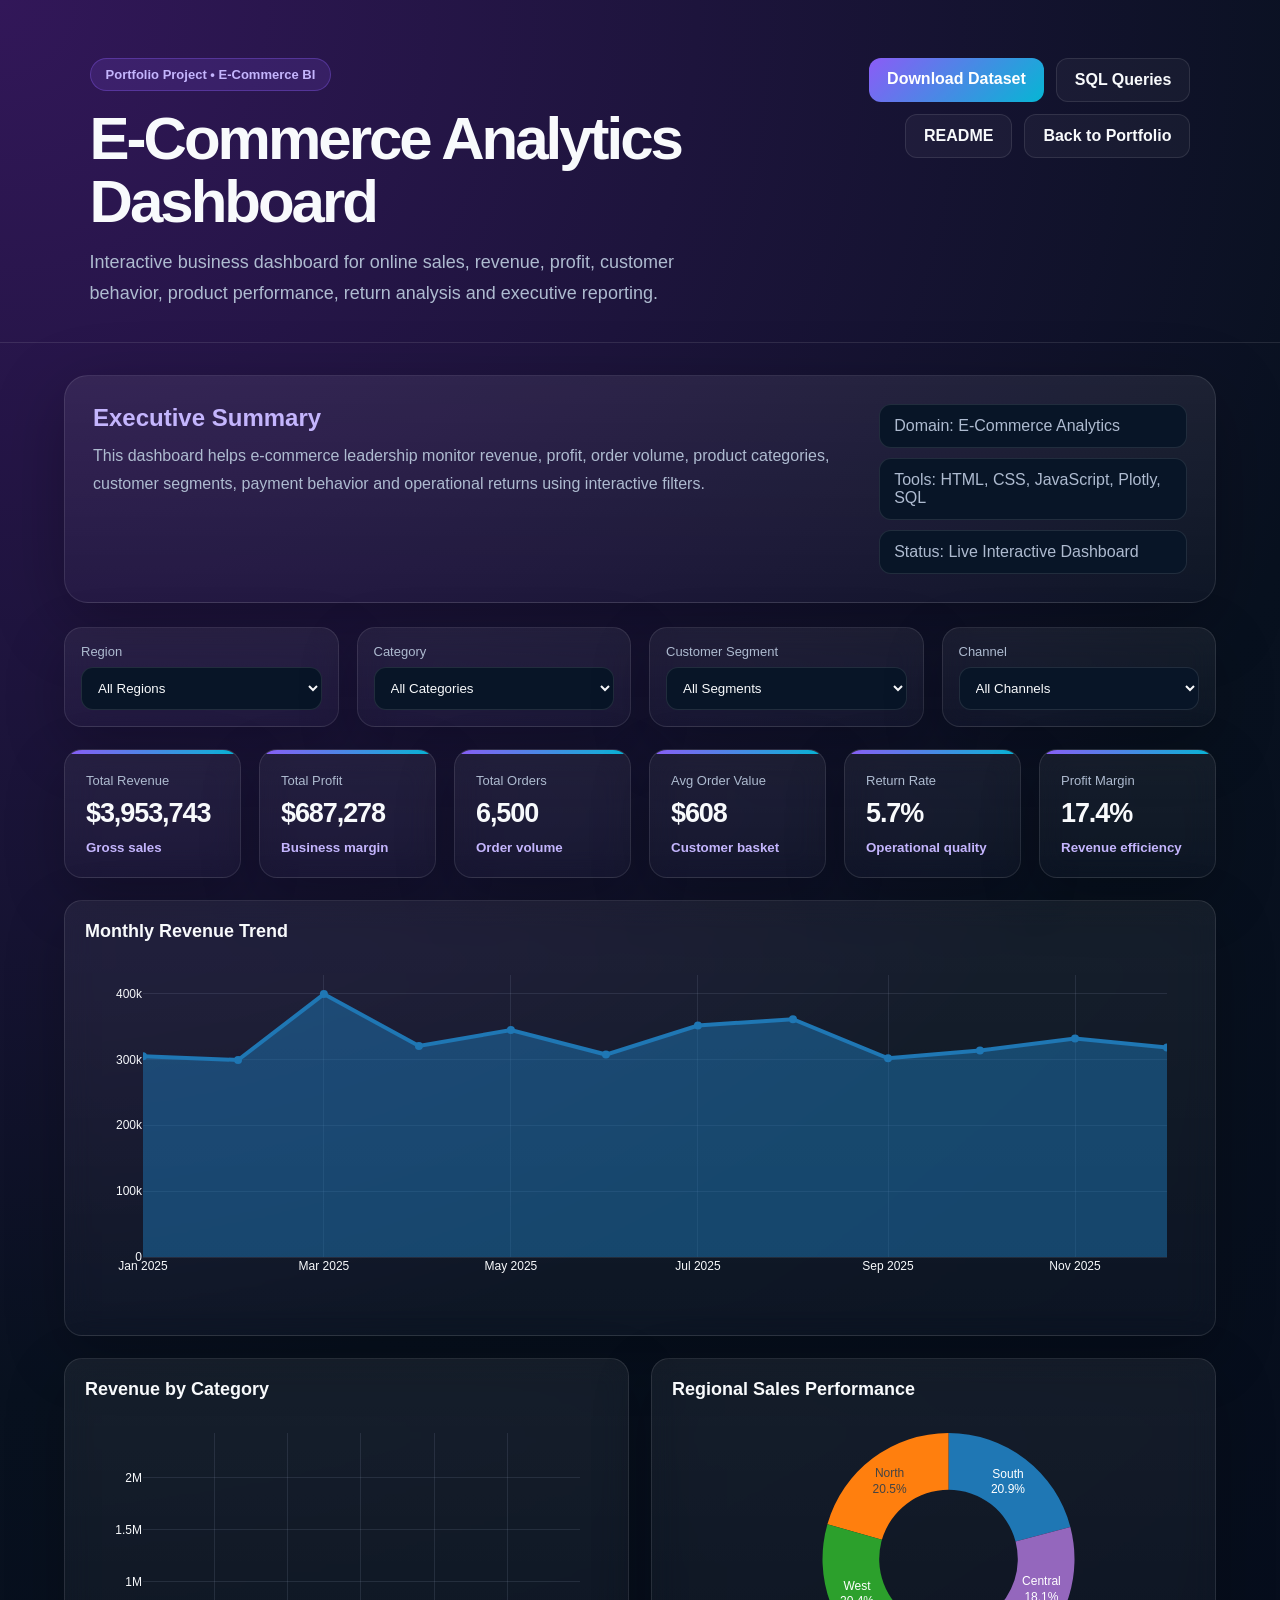
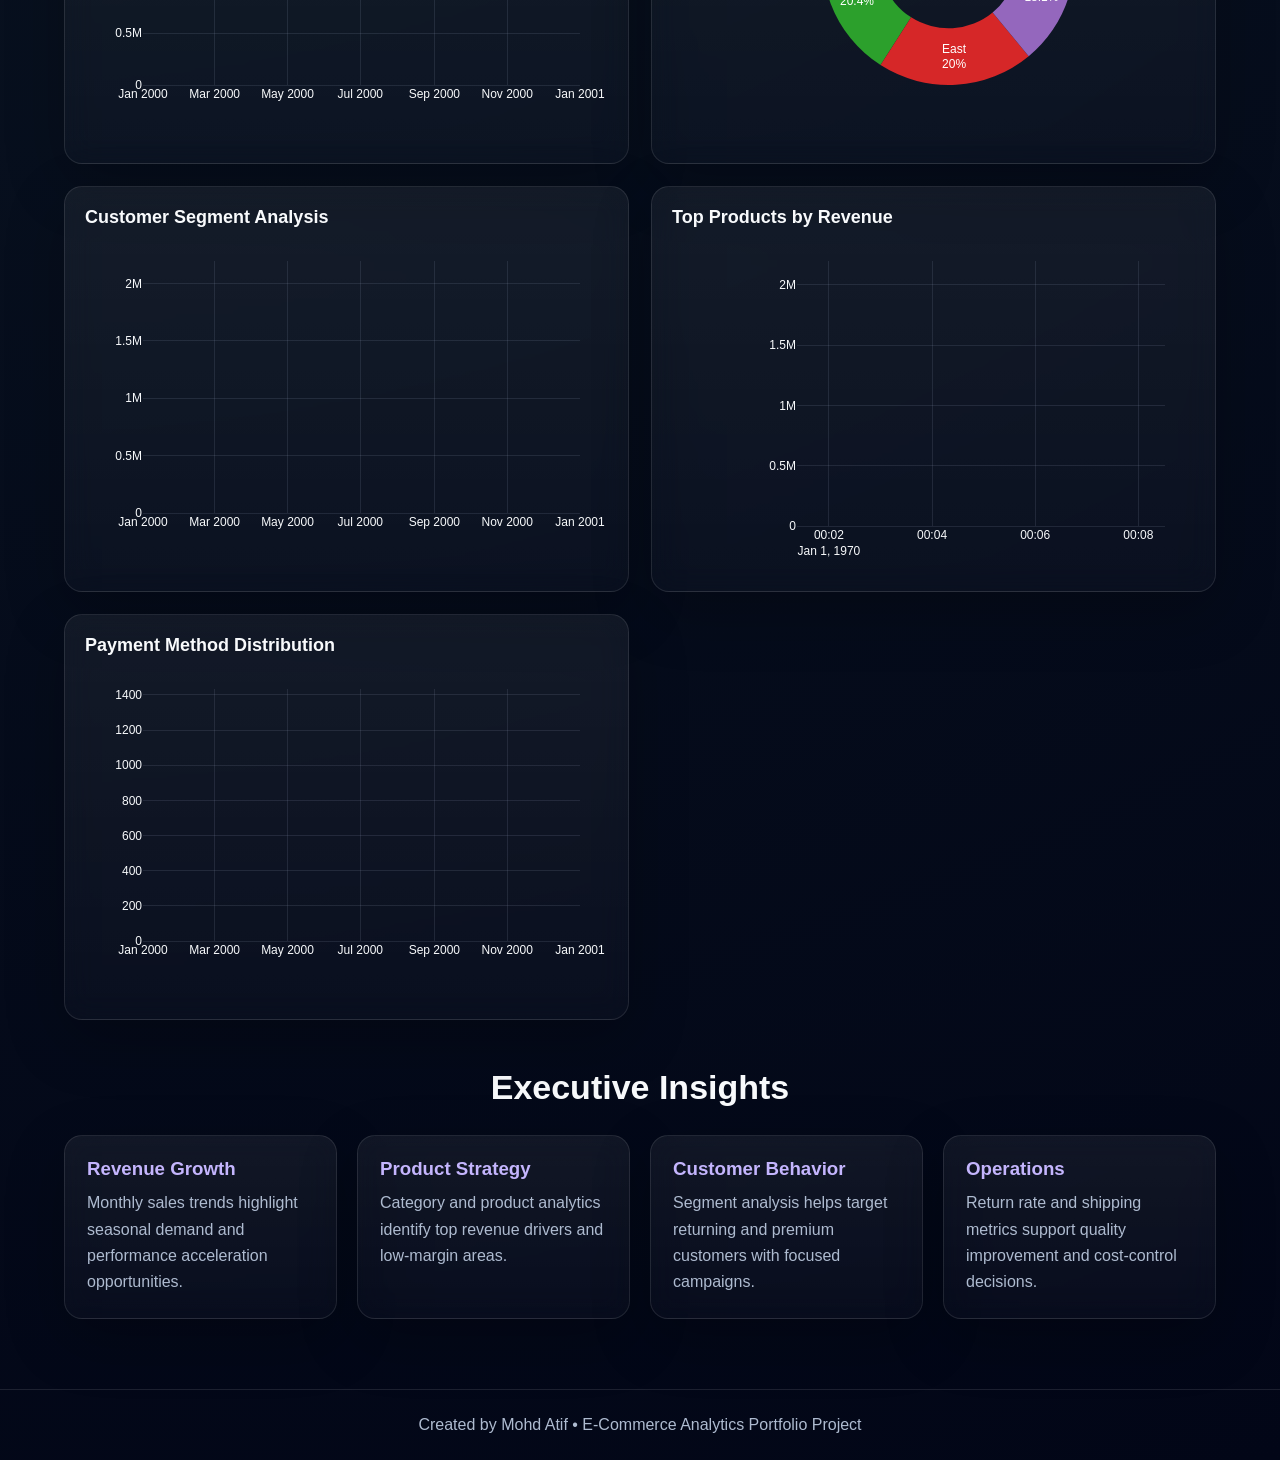
<file: ecommerce-analytics-dashboard/index.html>
<!DOCTYPE html>
<html lang="en">
<head>
  <meta charset="UTF-8" />
  <meta name="viewport" content="width=device-width, initial-scale=1.0" />
  <title>E-Commerce Analytics Dashboard | Mohd Atif</title>
  <link rel="stylesheet" href="assets/css/style.css" />
  <script src="https://cdn.plot.ly/plotly-2.35.2.min.js"></script>
</head>
<body>
  <header class="dashboard-header">
    <div>
      <span class="badge">Portfolio Project • E-Commerce BI</span>
      <h1>E-Commerce Analytics Dashboard</h1>
      <p>Interactive business dashboard for online sales, revenue, profit, customer behavior, product performance, return analysis and executive reporting.</p>
    </div>
    <div class="header-actions">
      <a class="btn" href="data/ecommerce_data.csv" download>Download Dataset</a>
      <a class="btn secondary" href="sql/ecommerce_queries.sql" download>SQL Queries</a>
      <a class="btn secondary" href="README.md">README</a>
      <a class="btn secondary" href="../index.html">Back to Portfolio</a>
    </div>
  </header>

  <main class="wrap">
    <section class="summary-panel">
      <div>
        <h2>Executive Summary</h2>
        <p>This dashboard helps e-commerce leadership monitor revenue, profit, order volume, product categories, customer segments, payment behavior and operational returns using interactive filters.</p>
      </div>
      <div class="summary-meta">
        <span>Domain: E-Commerce Analytics</span>
        <span>Tools: HTML, CSS, JavaScript, Plotly, SQL</span>
        <span>Status: Live Interactive Dashboard</span>
      </div>
    </section>

    <section class="controls">
      <div class="control"><label>Region</label><select id="regionFilter"><option value="All">All Regions</option></select></div>
      <div class="control"><label>Category</label><select id="categoryFilter"><option value="All">All Categories</option></select></div>
      <div class="control"><label>Customer Segment</label><select id="segmentFilter"><option value="All">All Segments</option></select></div>
      <div class="control"><label>Channel</label><select id="channelFilter"><option value="All">All Channels</option></select></div>
    </section>

    <section class="grid">
      <div class="card"><span>Total Revenue</span><strong id="revenueKpi">$0</strong><small>Gross sales</small></div>
      <div class="card"><span>Total Profit</span><strong id="profitKpi">$0</strong><small>Business margin</small></div>
      <div class="card"><span>Total Orders</span><strong id="ordersKpi">0</strong><small>Order volume</small></div>
      <div class="card"><span>Avg Order Value</span><strong id="aovKpi">$0</strong><small>Customer basket</small></div>
      <div class="card"><span>Return Rate</span><strong id="returnKpi">0%</strong><small>Operational quality</small></div>
      <div class="card"><span>Profit Margin</span><strong id="marginKpi">0%</strong><small>Revenue efficiency</small></div>
    </section>

    <section class="charts">
      <div class="chart wide"><h3>Monthly Revenue Trend</h3><div id="monthlyRevenue"></div></div>
      <div class="chart"><h3>Revenue by Category</h3><div id="categoryChart"></div></div>
      <div class="chart"><h3>Regional Sales Performance</h3><div id="regionChart"></div></div>
      <div class="chart"><h3>Customer Segment Analysis</h3><div id="segmentChart"></div></div>
      <div class="chart"><h3>Top Products by Revenue</h3><div id="productChart"></div></div>
      <div class="chart"><h3>Payment Method Distribution</h3><div id="paymentChart"></div></div>
    </section>

    <section class="insight-section">
      <h2>Executive Insights</h2>
      <div class="insights">
        <div class="insight"><h3>Revenue Growth</h3><p>Monthly sales trends highlight seasonal demand and performance acceleration opportunities.</p></div>
        <div class="insight"><h3>Product Strategy</h3><p>Category and product analytics identify top revenue drivers and low-margin areas.</p></div>
        <div class="insight"><h3>Customer Behavior</h3><p>Segment analysis helps target returning and premium customers with focused campaigns.</p></div>
        <div class="insight"><h3>Operations</h3><p>Return rate and shipping metrics support quality improvement and cost-control decisions.</p></div>
      </div>
    </section>
  </main>

  <footer class="footer">Created by Mohd Atif • E-Commerce Analytics Portfolio Project</footer>
  <script src="assets/js/dashboard.js"></script>
</body>
</html>
</file>
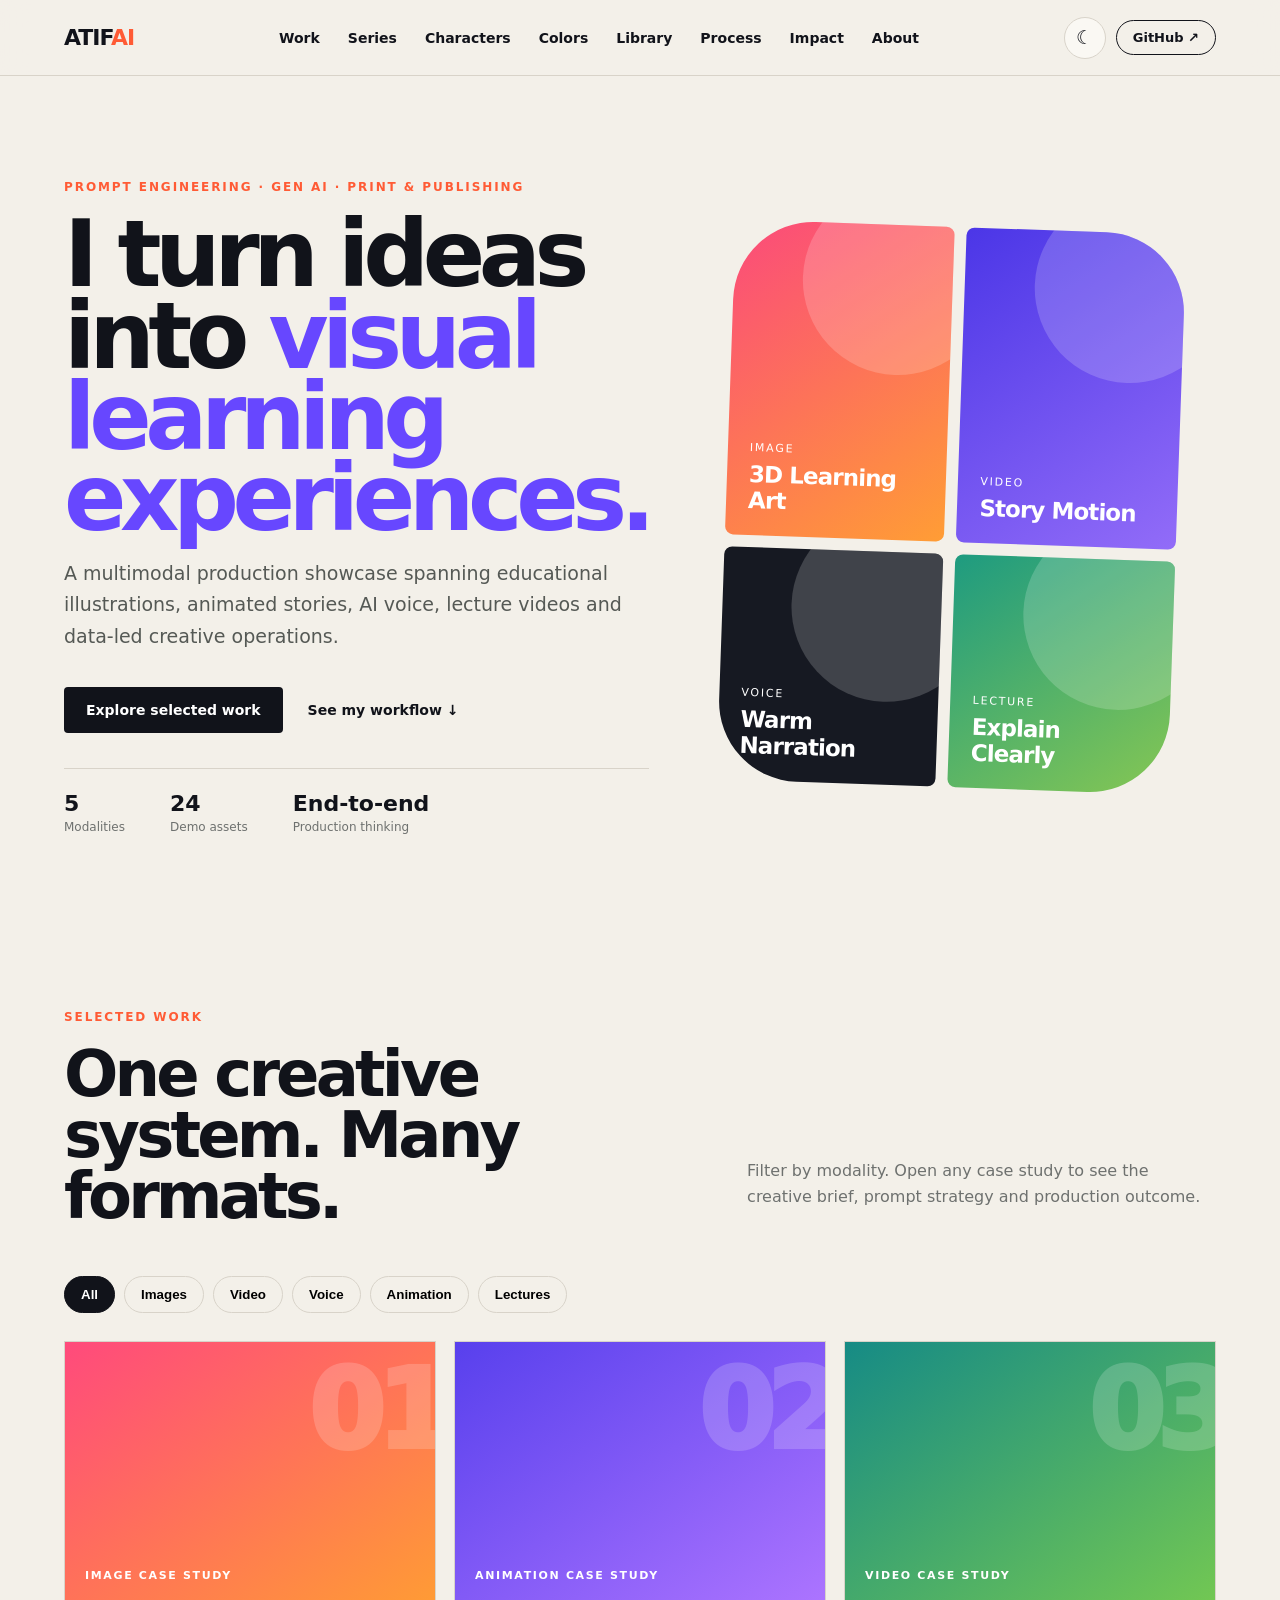
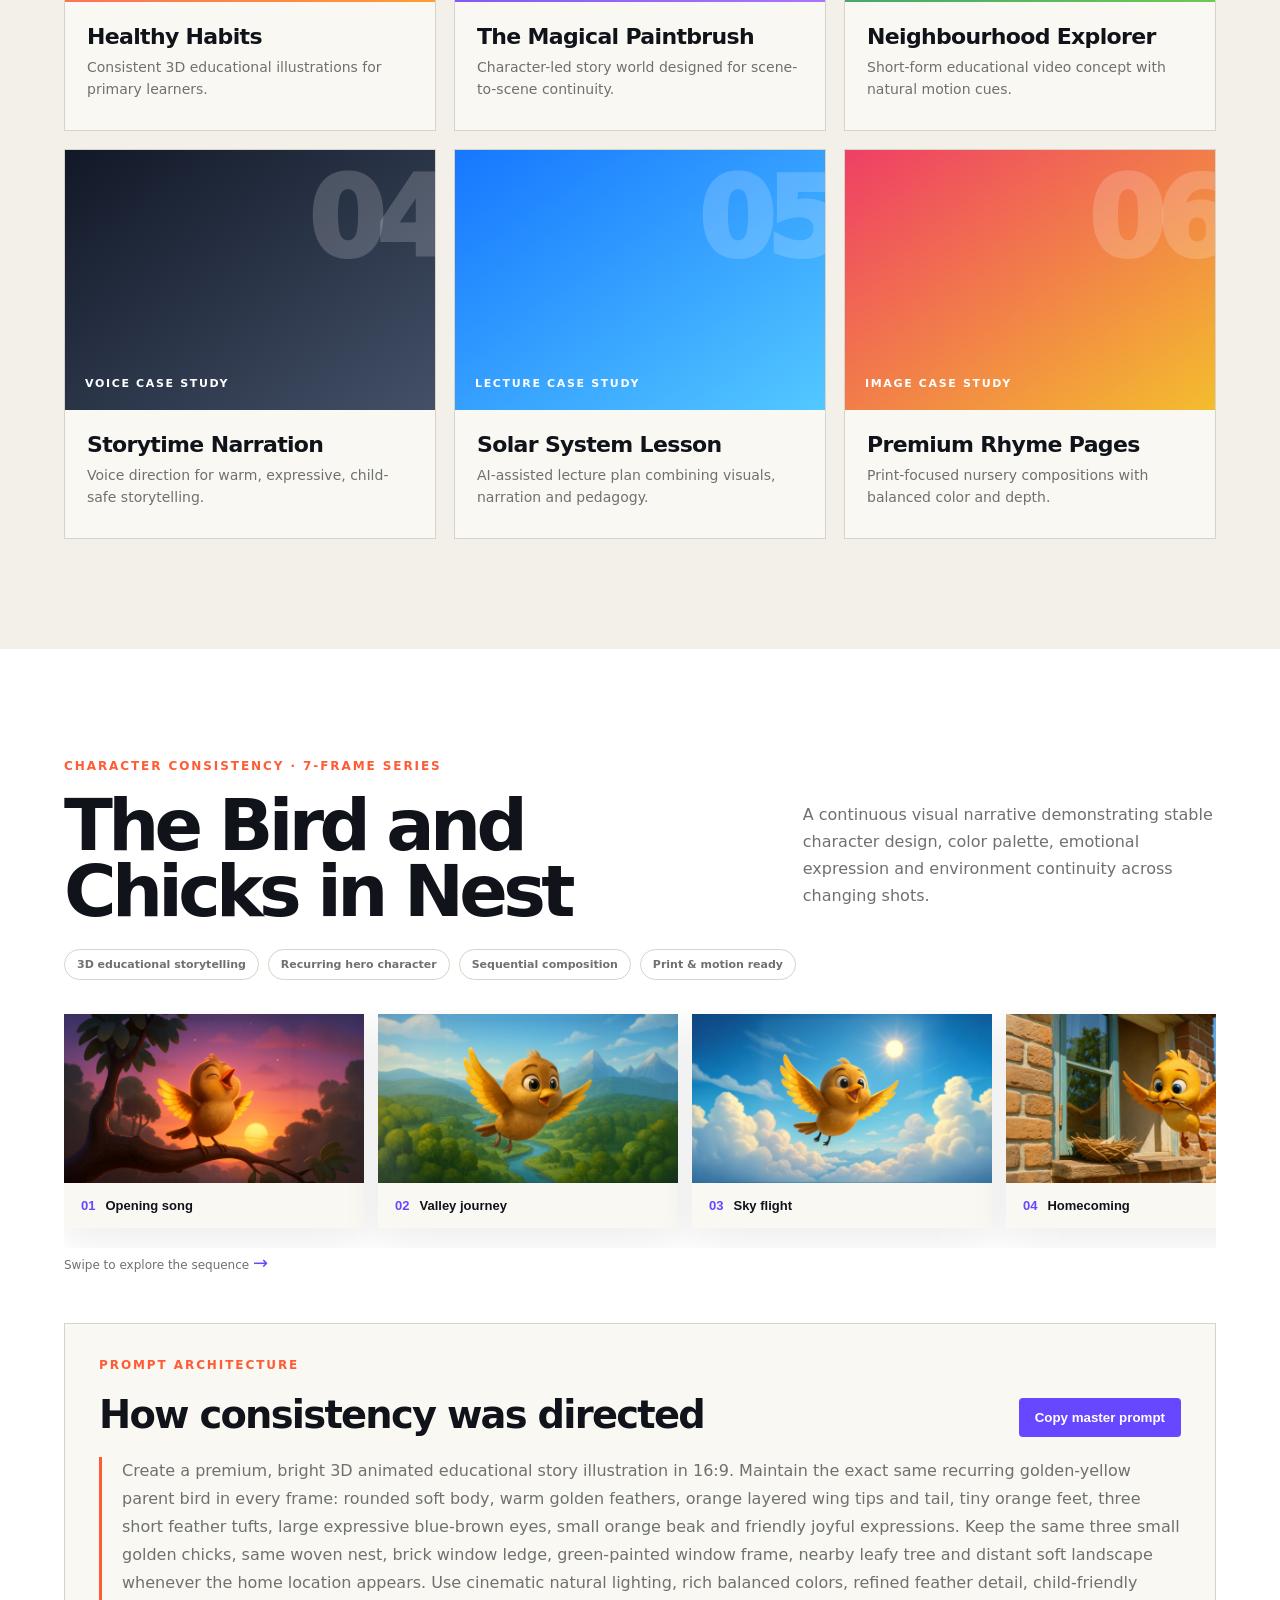
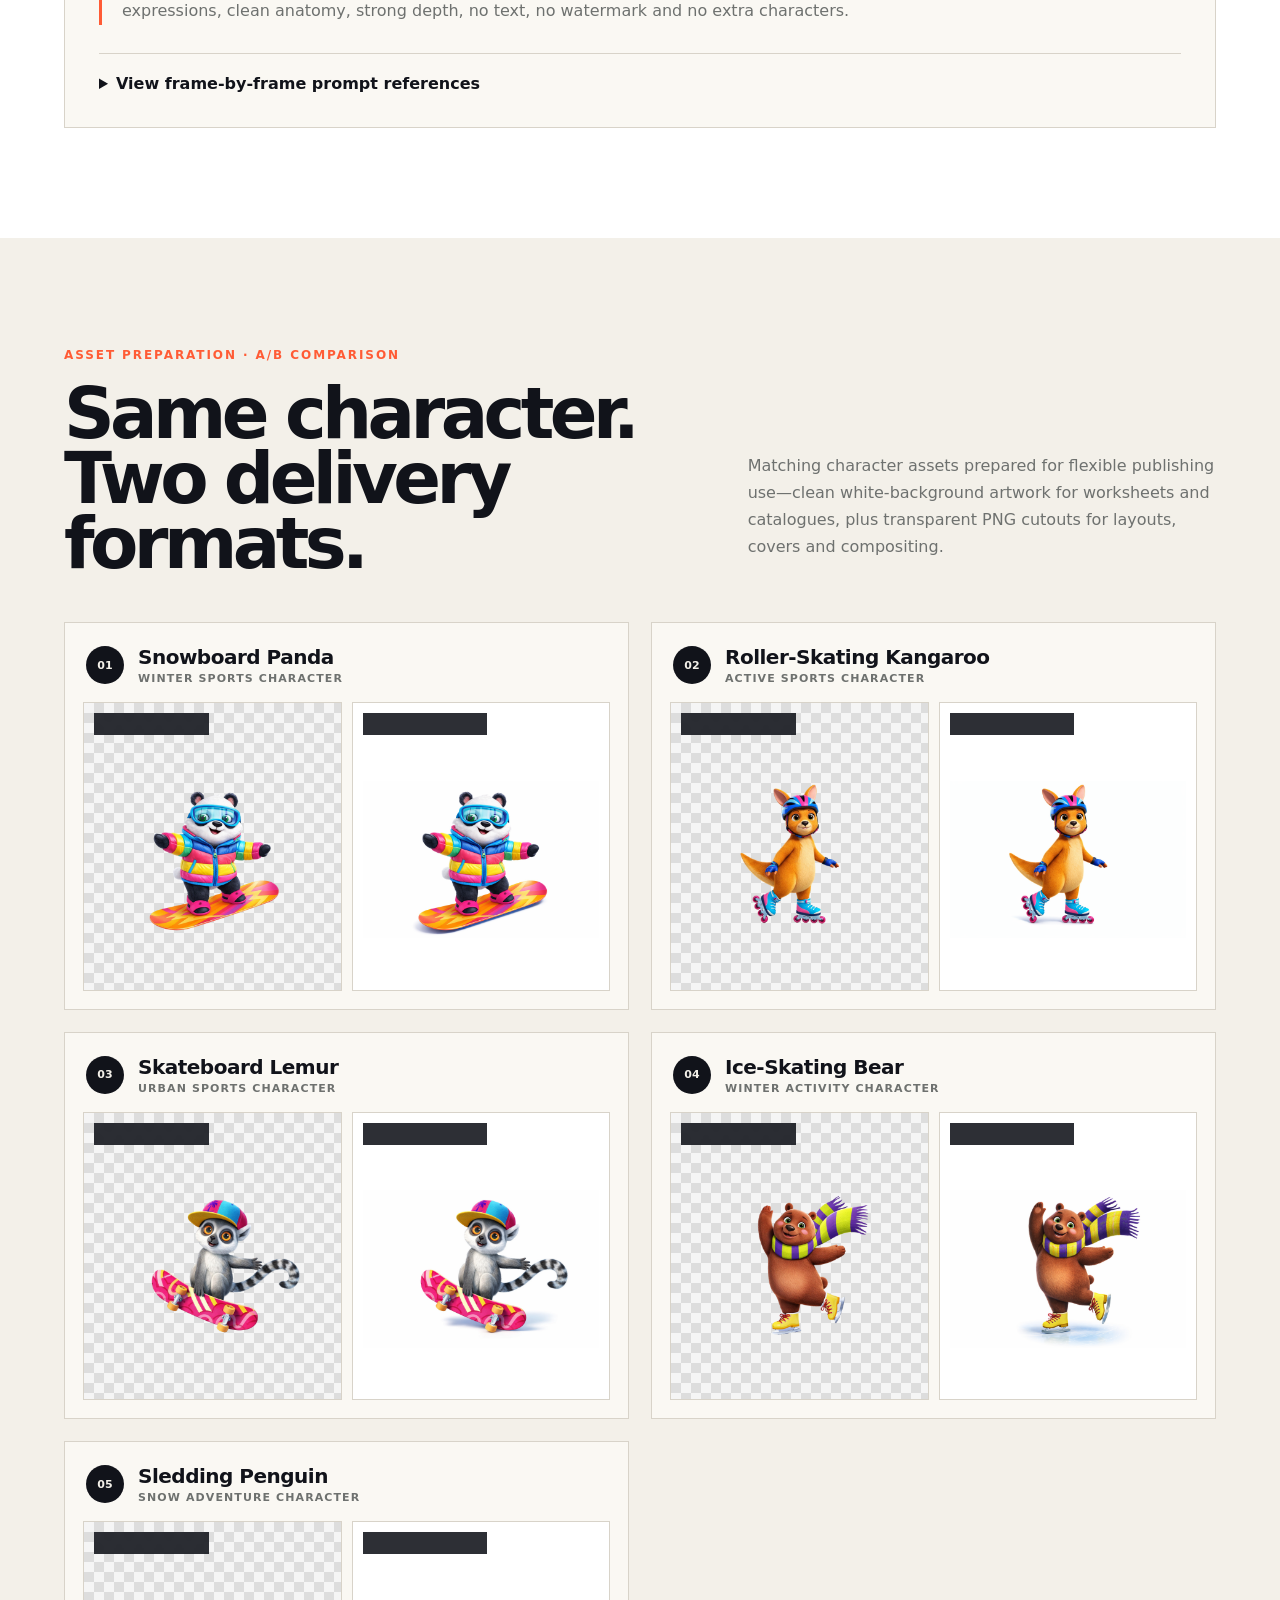
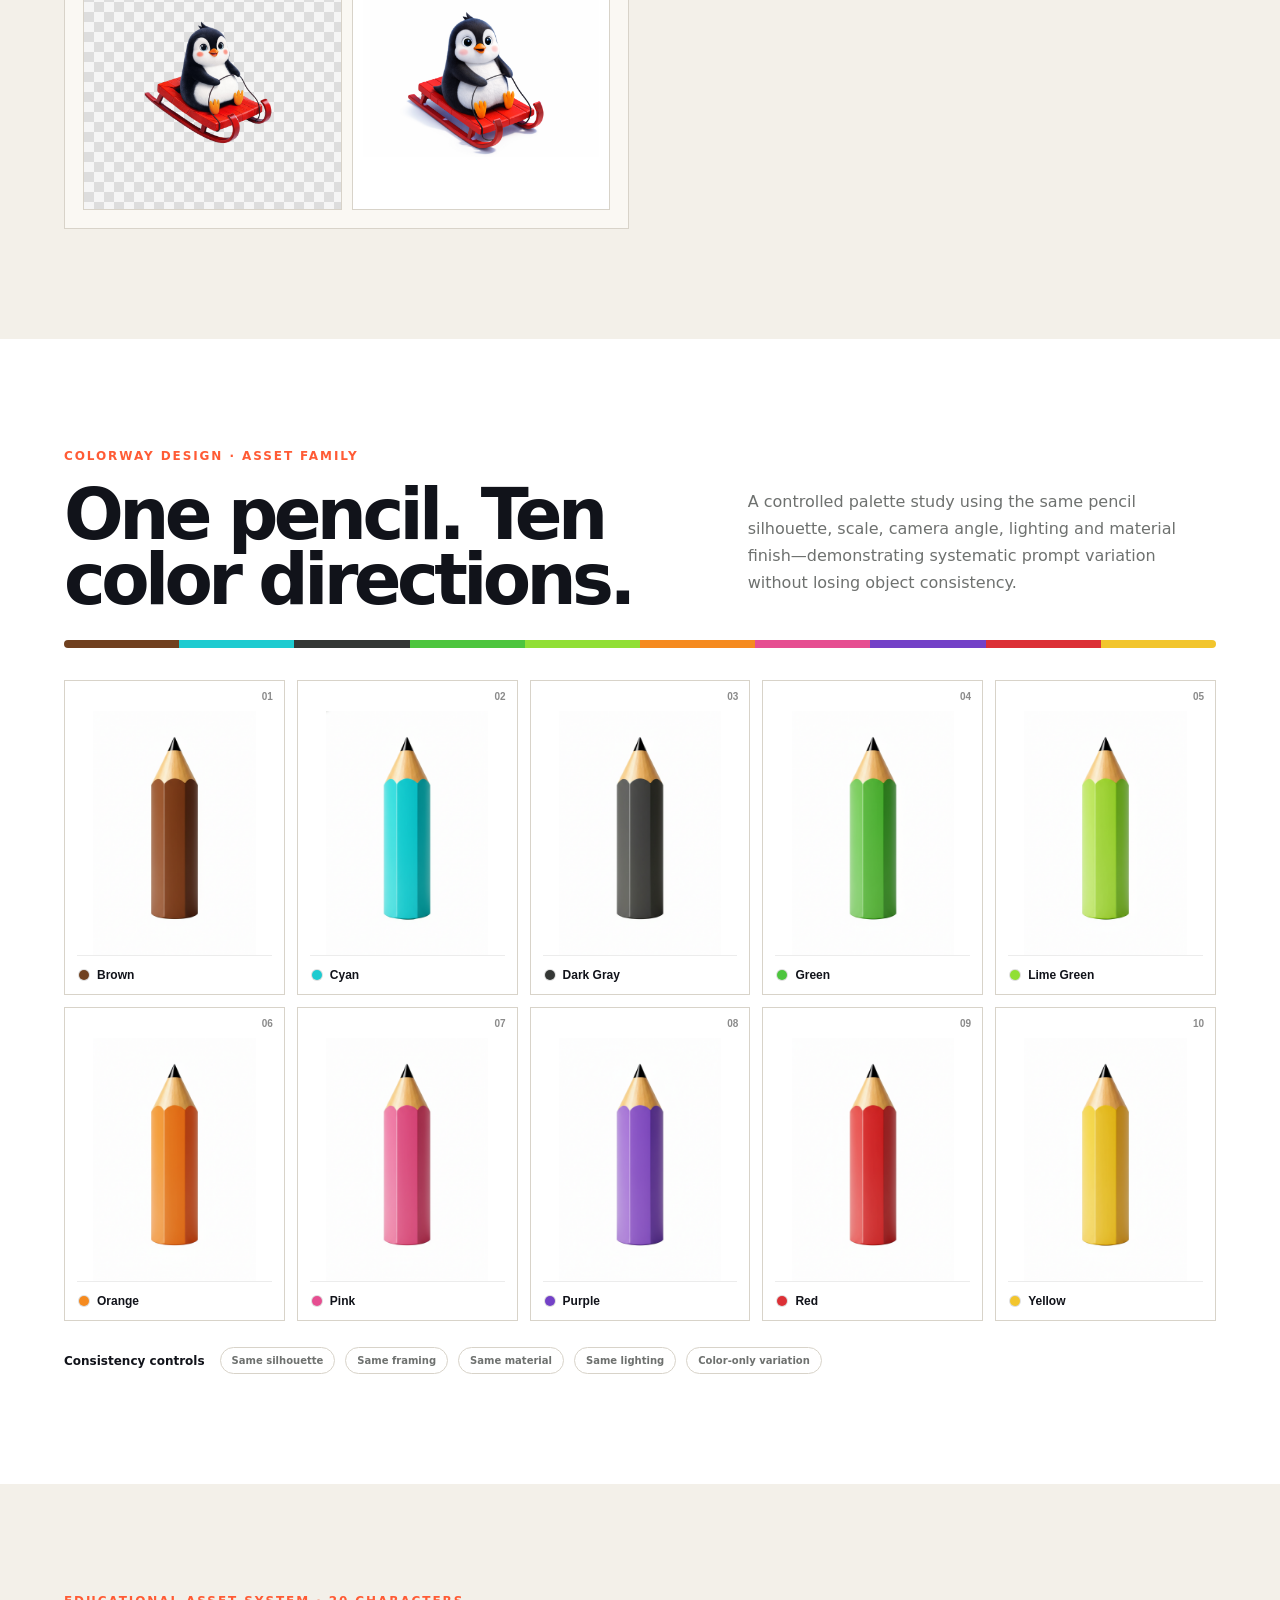
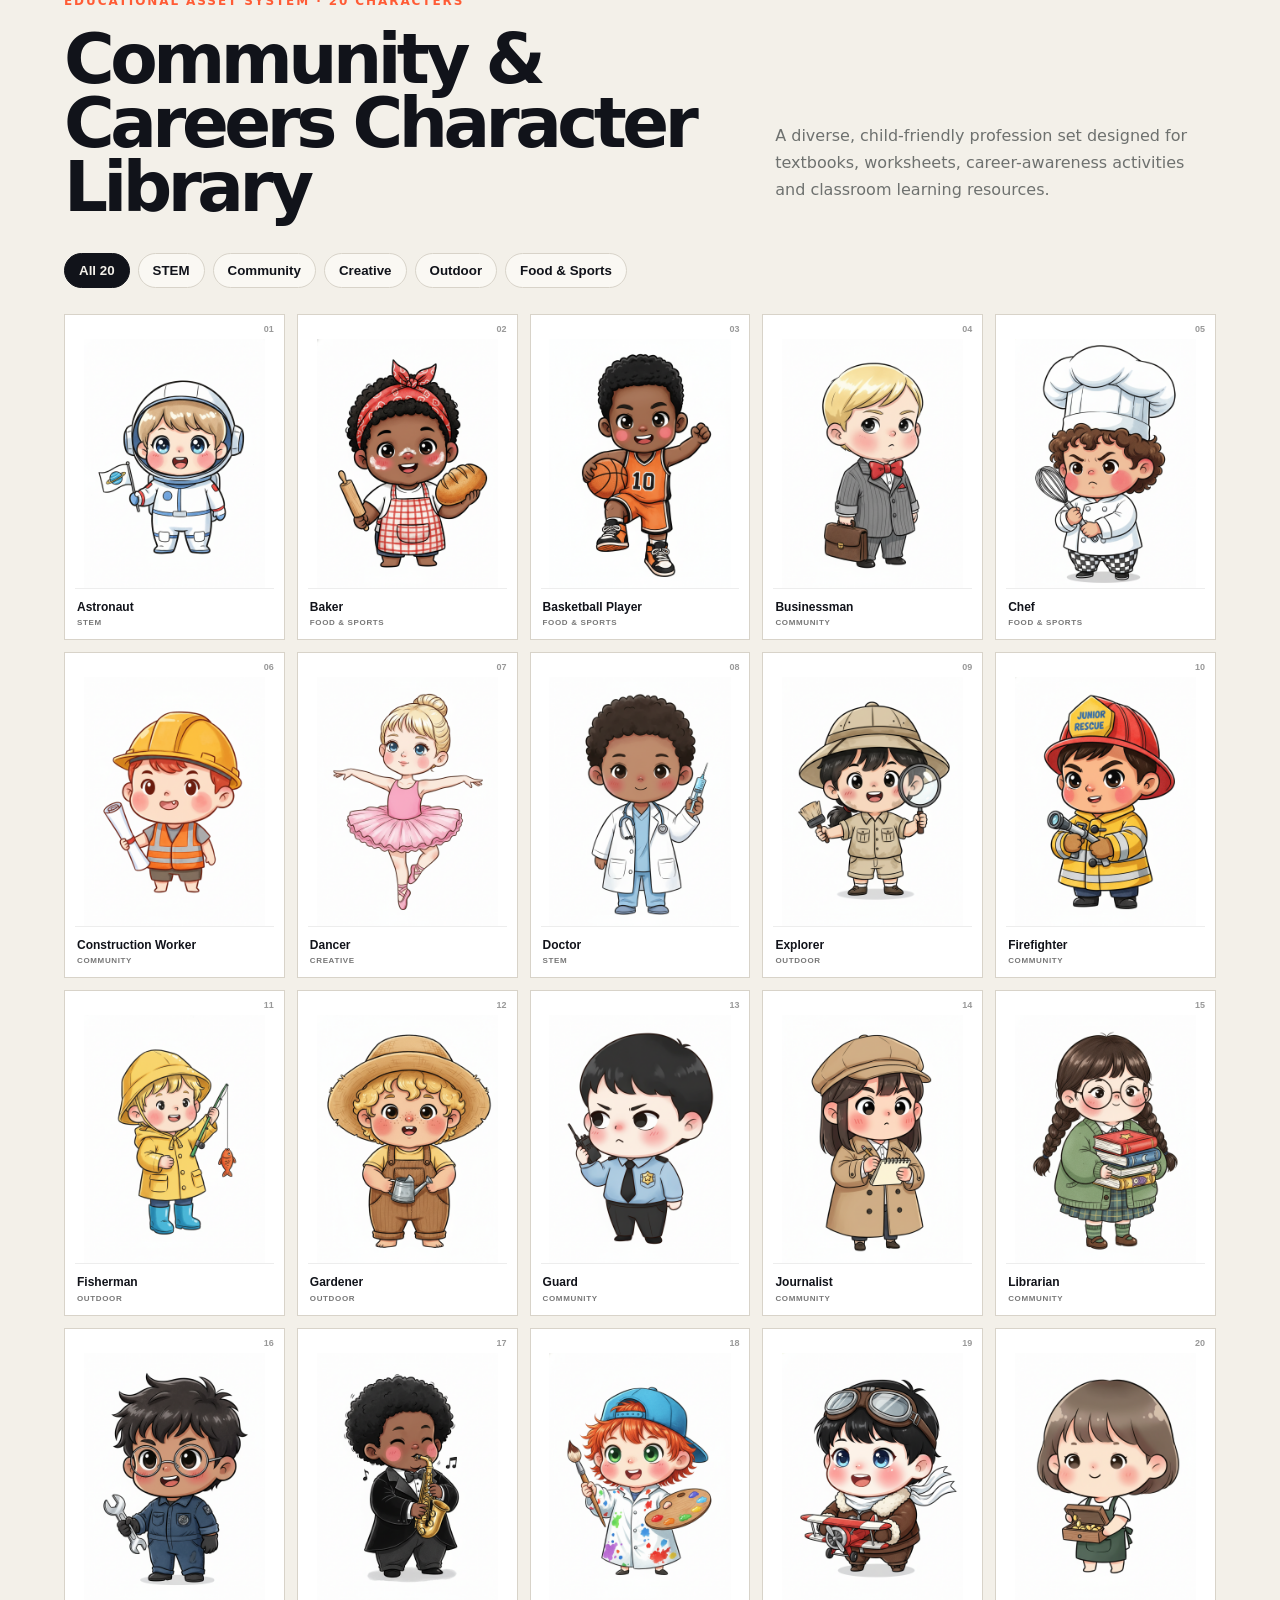
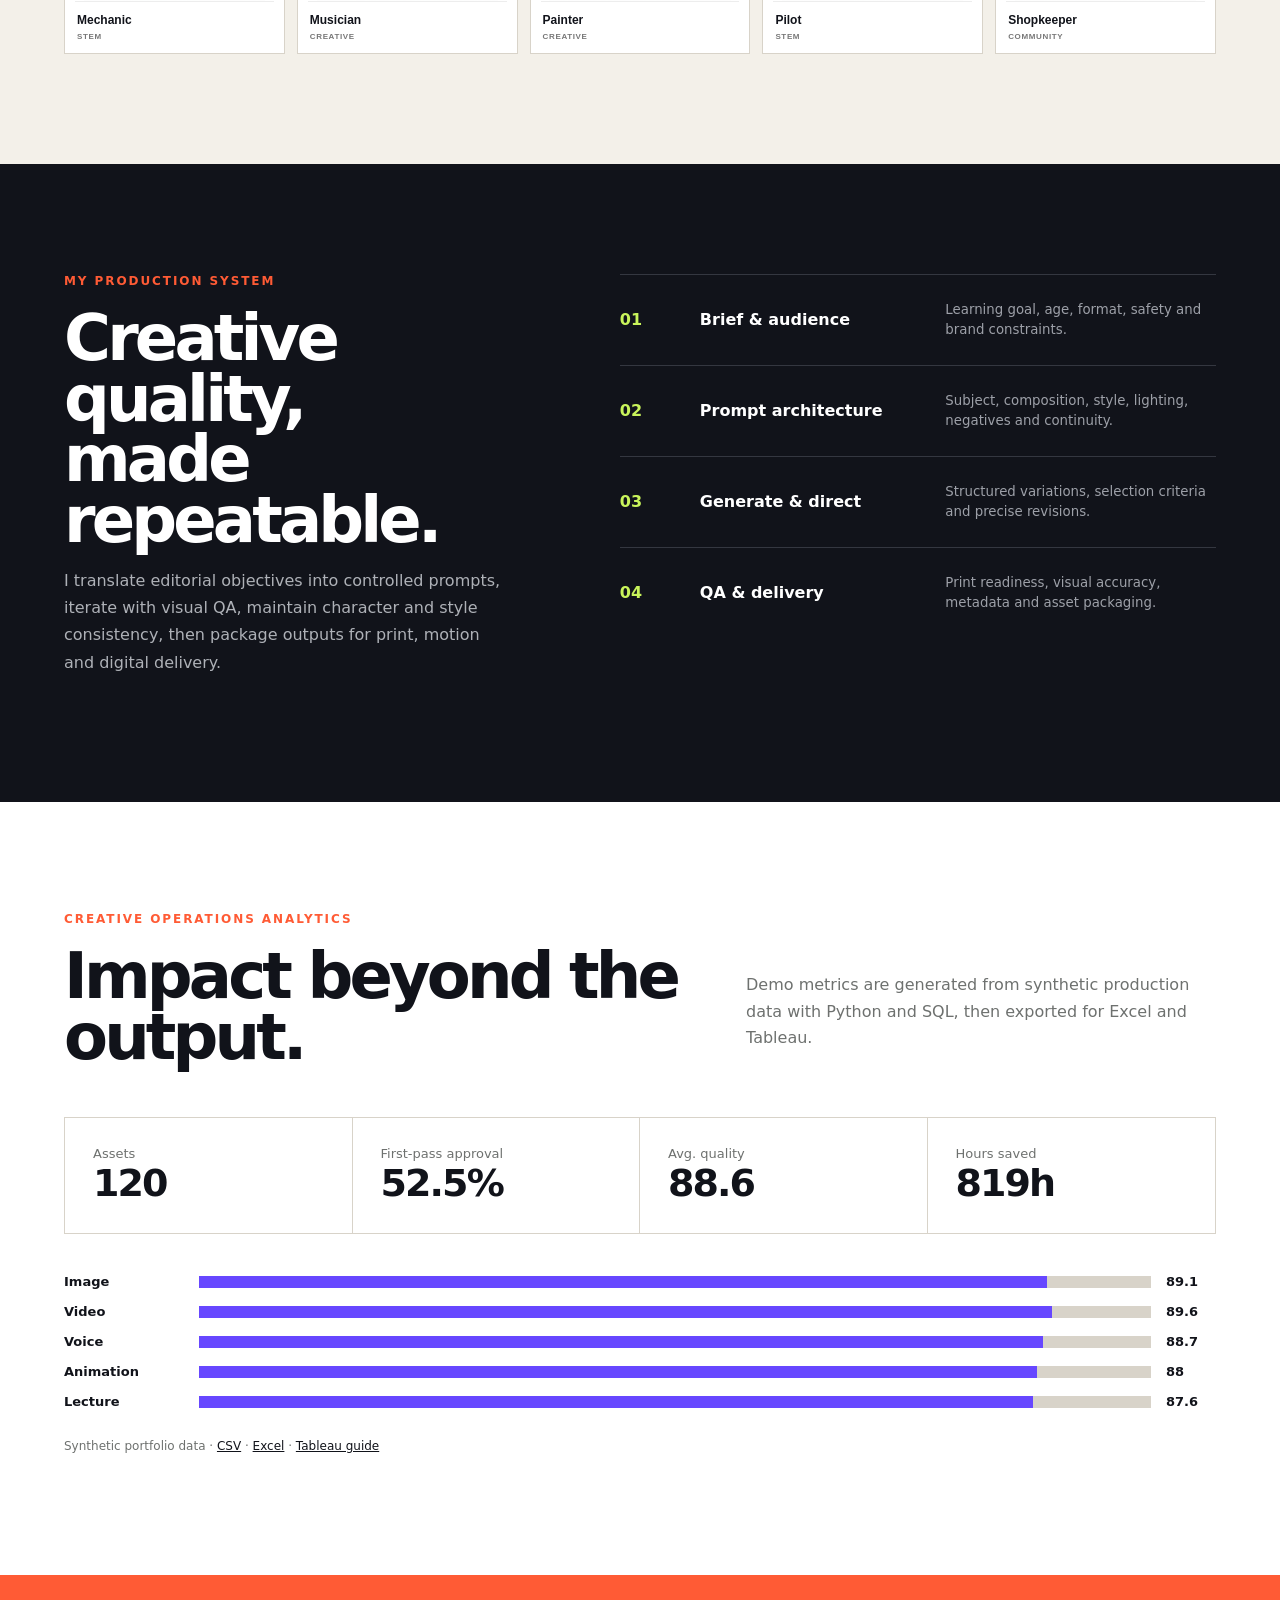
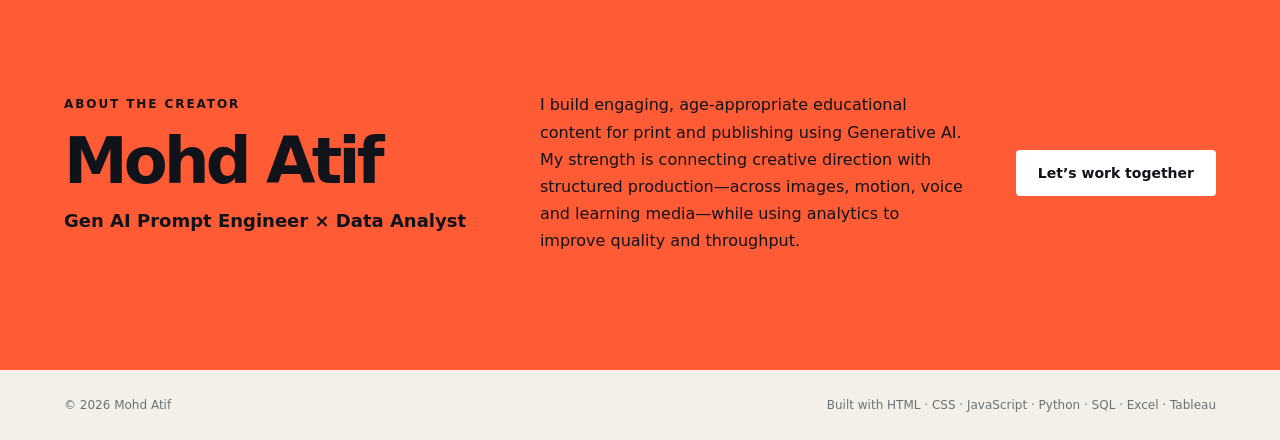
<file: genai-publishing-studio/index.html>
<!doctype html>
<html lang="en">
<head>
  <meta charset="utf-8"><meta name="viewport" content="width=device-width,initial-scale=1">
  <meta name="description" content="Mohd Atif's multimodal GenAI portfolio for print and publishing.">
  <meta name="theme-color" content="#f3f0e9">
  <title>GenAI Publishing Studio | Mohd Atif</title>
  <link rel="stylesheet" href="assets/css/style.css">
  <link rel="stylesheet" href="assets/css/theme.css">
</head>
<body>
  <header class="nav"><a class="logo" href="../">ATIF<span>AI</span></a><nav><a href="#work">Work</a><a href="#series">Series</a><a href="#characters">Characters</a><a href="#colorways">Colors</a><a href="#career-library">Library</a><a href="#process">Process</a><a href="#analytics">Impact</a><a href="#about">About</a></nav><div class="nav-actions"><button class="theme-toggle" id="themeToggle" type="button" aria-label="Switch to dark theme" title="Switch theme"><span class="sun" aria-hidden="true">☀</span><span class="moon" aria-hidden="true">☾</span></button><a class="pill" href="https://github.com/Codewith-Atif/portfolio" target="_blank" rel="noreferrer">GitHub ↗</a></div></header>
  <main>
    <section class="hero">
      <div class="hero-copy"><p class="eyebrow">PROMPT ENGINEERING · GEN AI · PRINT & PUBLISHING</p><h1>I turn ideas into <em>visual learning experiences.</em></h1><p class="lead">A multimodal production showcase spanning educational illustrations, animated stories, AI voice, lecture videos and data-led creative operations.</p><div class="actions"><a class="button" href="#work">Explore selected work</a><a class="link" href="#process">See my workflow ↓</a></div><div class="proof"><div><b>5</b><span>Modalities</span></div><div><b>24</b><span>Demo assets</span></div><div><b>End-to-end</b><span>Production thinking</span></div></div></div>
      <div class="hero-art" aria-label="Multimodal creative production mosaic"><div class="tile t1">IMAGE<br><strong>3D Learning Art</strong></div><div class="tile t2">VIDEO<br><strong>Story Motion</strong></div><div class="tile t3">VOICE<br><strong>Warm Narration</strong></div><div class="tile t4">LECTURE<br><strong>Explain Clearly</strong></div></div>
    </section>

    <section class="section" id="work"><div class="heading"><div><p class="eyebrow">SELECTED WORK</p><h2>One creative system. Many formats.</h2></div><p>Filter by modality. Open any case study to see the creative brief, prompt strategy and production outcome.</p></div>
      <div class="filters" id="filters"><button class="active" data-filter="all">All</button><button data-filter="image">Images</button><button data-filter="video">Video</button><button data-filter="voice">Voice</button><button data-filter="animation">Animation</button><button data-filter="lecture">Lectures</button></div>
      <div class="gallery" id="gallery"></div>
    </section>

    <section class="series-section" id="series">
      <div class="series-intro"><div><p class="eyebrow">CHARACTER CONSISTENCY · 7-FRAME SERIES</p><h2>The Bird and Chicks in Nest</h2></div><p>A continuous visual narrative demonstrating stable character design, color palette, emotional expression and environment continuity across changing shots.</p></div>
      <div class="series-meta"><span>3D educational storytelling</span><span>Recurring hero character</span><span>Sequential composition</span><span>Print & motion ready</span></div>
      <div class="story-strip" aria-label="Seven sequential images from The Bird and Chicks in Nest">
        <button class="story-frame" data-full="assets/media/The%20Bird%20and%20Chicks%20in%20Nest/1.jpeg" data-caption="01 · Opening song at sunset"><img src="assets/media/The%20Bird%20and%20Chicks%20in%20Nest/1.jpeg" alt="Golden bird singing on a tree branch at sunset" loading="lazy"><span><b>01</b> Opening song</span></button>
        <button class="story-frame" data-full="assets/media/The%20Bird%20and%20Chicks%20in%20Nest/2.jpeg" data-caption="02 · Journey across the green valley"><img src="assets/media/The%20Bird%20and%20Chicks%20in%20Nest/2.jpeg" alt="Golden bird flying over a green valley" loading="lazy"><span><b>02</b> Valley journey</span></button>
        <button class="story-frame" data-full="assets/media/The%20Bird%20and%20Chicks%20in%20Nest/3.jpeg" data-caption="03 · Bright flight above the clouds"><img src="assets/media/The%20Bird%20and%20Chicks%20in%20Nest/3.jpeg" alt="Golden bird flying through a bright blue sky" loading="lazy"><span><b>03</b> Sky flight</span></button>
        <button class="story-frame" data-full="assets/media/The%20Bird%20and%20Chicks%20in%20Nest/4.jpeg" data-caption="04 · Returning to the window nest"><img src="assets/media/The%20Bird%20and%20Chicks%20in%20Nest/4.jpeg" alt="Golden bird arriving at a nest on a window ledge" loading="lazy"><span><b>04</b> Homecoming</span></button>
        <button class="story-frame" data-full="assets/media/The%20Bird%20and%20Chicks%20in%20Nest/5.jpeg" data-caption="05 · Meeting the three chicks"><img src="assets/media/The%20Bird%20and%20Chicks%20in%20Nest/5.jpeg" alt="Golden parent bird greeting three chicks in a nest" loading="lazy"><span><b>05</b> Meet the chicks</span></button>
        <button class="story-frame" data-full="assets/media/The%20Bird%20and%20Chicks%20in%20Nest/6.jpeg" data-caption="06 · A joyful family moment"><img src="assets/media/The%20Bird%20and%20Chicks%20in%20Nest/6.jpeg" alt="Happy golden bird and three chicks together" loading="lazy"><span><b>06</b> Family moment</span></button>
        <button class="story-frame" data-full="assets/media/The%20Bird%20and%20Chicks%20in%20Nest/7.png" data-caption="07 · Musical story finale"><img src="assets/media/The%20Bird%20and%20Chicks%20in%20Nest/7.png" alt="Golden bird and three chicks singing happily together" loading="lazy"><span><b>07</b> Happy finale</span></button>
      </div>
      <p class="swipe-note">Swipe to explore the sequence <span>→</span></p>
      <div class="prompt-lab">
        <div class="prompt-heading"><div><p class="eyebrow">PROMPT ARCHITECTURE</p><h3>How consistency was directed</h3></div><button class="copy-prompt" type="button" data-copy-target="masterPrompt">Copy master prompt</button></div>
        <div class="master-prompt" id="masterPrompt">Create a premium, bright 3D animated educational story illustration in 16:9. Maintain the exact same recurring golden-yellow parent bird in every frame: rounded soft body, warm golden feathers, orange layered wing tips and tail, tiny orange feet, three short feather tufts, large expressive blue-brown eyes, small orange beak and friendly joyful expressions. Keep the same three small golden chicks, same woven nest, brick window ledge, green-painted window frame, nearby leafy tree and distant soft landscape whenever the home location appears. Use cinematic natural lighting, rich balanced colors, refined feather detail, child-friendly expressions, clean anatomy, strong depth, no text, no watermark and no extra characters.</div>
        <details><summary>View frame-by-frame prompt references</summary><ol class="frame-prompts"><li><b>Opening:</b> The recurring golden bird sings joyfully on a thick tree branch during a purple-orange sunset, one wing raised, sun near the horizon, distant forest silhouettes, cinematic rim light.</li><li><b>Valley journey:</b> The same bird flies toward camera above a lush green valley with a winding blue river and distant mountains, wings fully open, bright morning sky.</li><li><b>Sky flight:</b> The same bird soars high through brilliant white clouds under a sapphire-blue sky, warm sunlight from the upper right, energetic mid-flight pose.</li><li><b>Homecoming:</b> The same bird approaches an empty woven nest on the familiar brick window ledge, green window frame visible, sunny garden and tree outside.</li><li><b>Meet the chicks:</b> At golden hour, the same parent bird lands beside the nest as the same three golden chicks look up with open beaks, warm emotional reunion.</li><li><b>Family moment:</b> The parent bird stands proudly beside the nest with wings open while the three chicks sing happily together, stable window environment and sunset light.</li><li><b>Finale:</b> Close joyful finale of the parent bird and three chicks singing in harmony, eyes softly closed, warm golden backlight, polished cinematic storybook finish.</li></ol></details>
      </div>
    </section>

    <section class="character-section" id="characters">
      <div class="character-intro"><div><p class="eyebrow">ASSET PREPARATION · A/B COMPARISON</p><h2>Same character. Two delivery formats.</h2></div><p>Matching character assets prepared for flexible publishing use—clean white-background artwork for worksheets and catalogues, plus transparent PNG cutouts for layouts, covers and compositing.</p></div>
      <div class="comparison-grid">
        <article class="comparison-card"><div class="comparison-title"><span>01</span><div><h3>Snowboard Panda</h3><p>Winter Sports Character</p></div></div><div class="character-pair"><button class="character-shot transparent-shot" data-full="Characters/1%20PNG.png" data-caption="Snowboard Panda · Transparent PNG"><span class="format-badge">Transparent PNG</span><img src="Characters/1%20PNG.png" alt="Snowboard Panda with transparent background" loading="lazy"></button><button class="character-shot white-shot" data-full="Characters/1.png" data-caption="Snowboard Panda · Plain White Background"><span class="format-badge">White Background</span><img src="Characters/1.png" alt="Snowboard Panda on a plain white background" loading="lazy"></button></div></article>
        <article class="comparison-card"><div class="comparison-title"><span>02</span><div><h3>Roller-Skating Kangaroo</h3><p>Active Sports Character</p></div></div><div class="character-pair"><button class="character-shot transparent-shot" data-full="Characters/2%20PNG.png" data-caption="Roller-Skating Kangaroo · Transparent PNG"><span class="format-badge">Transparent PNG</span><img src="Characters/2%20PNG.png" alt="Roller-skating kangaroo with transparent background" loading="lazy"></button><button class="character-shot white-shot" data-full="Characters/2.png" data-caption="Roller-Skating Kangaroo · Plain White Background"><span class="format-badge">White Background</span><img src="Characters/2.png" alt="Roller-skating kangaroo on a plain white background" loading="lazy"></button></div></article>
        <article class="comparison-card"><div class="comparison-title"><span>03</span><div><h3>Skateboard Lemur</h3><p>Urban Sports Character</p></div></div><div class="character-pair"><button class="character-shot transparent-shot" data-full="Characters/3%20PNG.png" data-caption="Skateboard Lemur · Transparent PNG"><span class="format-badge">Transparent PNG</span><img src="Characters/3%20PNG.png" alt="Skateboard lemur with transparent background" loading="lazy"></button><button class="character-shot white-shot" data-full="Characters/3.png" data-caption="Skateboard Lemur · Plain White Background"><span class="format-badge">White Background</span><img src="Characters/3.png" alt="Skateboard lemur on a plain white background" loading="lazy"></button></div></article>
        <article class="comparison-card"><div class="comparison-title"><span>04</span><div><h3>Ice-Skating Bear</h3><p>Winter Activity Character</p></div></div><div class="character-pair"><button class="character-shot transparent-shot" data-full="Characters/4%20PNG.png" data-caption="Ice-Skating Bear · Transparent PNG"><span class="format-badge">Transparent PNG</span><img src="Characters/4%20PNG.png" alt="Ice-skating bear with transparent background" loading="lazy"></button><button class="character-shot white-shot" data-full="Characters/4.png" data-caption="Ice-Skating Bear · Plain White Background"><span class="format-badge">White Background</span><img src="Characters/4.png" alt="Ice-skating bear on a plain white background" loading="lazy"></button></div></article>
        <article class="comparison-card"><div class="comparison-title"><span>05</span><div><h3>Sledding Penguin</h3><p>Snow Adventure Character</p></div></div><div class="character-pair"><button class="character-shot transparent-shot" data-full="Characters/5%20PNG.png" data-caption="Sledding Penguin · Transparent PNG"><span class="format-badge">Transparent PNG</span><img src="Characters/5%20PNG.png" alt="Sledding penguin with transparent background" loading="lazy"></button><button class="character-shot white-shot" data-full="Characters/5.png" data-caption="Sledding Penguin · Plain White Background"><span class="format-badge">White Background</span><img src="Characters/5.png" alt="Sledding penguin on a plain white background" loading="lazy"></button></div></article>
      </div>
    </section>

    <section class="colorway-section" id="colorways">
      <div class="colorway-intro"><div><p class="eyebrow">COLORWAY DESIGN · ASSET FAMILY</p><h2>One pencil. Ten color directions.</h2></div><p>A controlled palette study using the same pencil silhouette, scale, camera angle, lighting and material finish—demonstrating systematic prompt variation without losing object consistency.</p></div>
      <div class="palette-line" aria-label="Color palette"><i style="--swatch:#70401f"></i><i style="--swatch:#1ecbd0"></i><i style="--swatch:#343735"></i><i style="--swatch:#4dc53e"></i><i style="--swatch:#91df35"></i><i style="--swatch:#f58a1f"></i><i style="--swatch:#e64e91"></i><i style="--swatch:#7341c7"></i><i style="--swatch:#dc3036"></i><i style="--swatch:#f2c52d"></i></div>
      <div class="colorway-grid">
        <button class="color-variant" data-full="assets/media/Pencils/Brown%20Pencil.png" data-caption="Brown Pencil · Colorway 01"><span class="variant-number">01</span><img src="assets/media/Pencils/Brown%20Pencil.png" alt="Brown colored pencil" loading="lazy"><span class="variant-name"><i style="--swatch:#70401f"></i>Brown</span></button>
        <button class="color-variant" data-full="assets/media/Pencils/Cyan%20Pencil.png" data-caption="Cyan Pencil · Colorway 02"><span class="variant-number">02</span><img src="assets/media/Pencils/Cyan%20Pencil.png" alt="Cyan colored pencil" loading="lazy"><span class="variant-name"><i style="--swatch:#1ecbd0"></i>Cyan</span></button>
        <button class="color-variant" data-full="assets/media/Pencils/Dark%20Gray%20Pencil.png" data-caption="Dark Gray Pencil · Colorway 03"><span class="variant-number">03</span><img src="assets/media/Pencils/Dark%20Gray%20Pencil.png" alt="Dark gray colored pencil" loading="lazy"><span class="variant-name"><i style="--swatch:#343735"></i>Dark Gray</span></button>
        <button class="color-variant" data-full="assets/media/Pencils/Green%20Pencil.png" data-caption="Green Pencil · Colorway 04"><span class="variant-number">04</span><img src="assets/media/Pencils/Green%20Pencil.png" alt="Green colored pencil" loading="lazy"><span class="variant-name"><i style="--swatch:#4dc53e"></i>Green</span></button>
        <button class="color-variant" data-full="assets/media/Pencils/Lime%20Green%20Pencil.png" data-caption="Lime Green Pencil · Colorway 05"><span class="variant-number">05</span><img src="assets/media/Pencils/Lime%20Green%20Pencil.png" alt="Lime green colored pencil" loading="lazy"><span class="variant-name"><i style="--swatch:#91df35"></i>Lime Green</span></button>
        <button class="color-variant" data-full="assets/media/Pencils/Orange%20Pencil.png" data-caption="Orange Pencil · Colorway 06"><span class="variant-number">06</span><img src="assets/media/Pencils/Orange%20Pencil.png" alt="Orange colored pencil" loading="lazy"><span class="variant-name"><i style="--swatch:#f58a1f"></i>Orange</span></button>
        <button class="color-variant" data-full="assets/media/Pencils/Pink%20Pencil.png" data-caption="Pink Pencil · Colorway 07"><span class="variant-number">07</span><img src="assets/media/Pencils/Pink%20Pencil.png" alt="Pink colored pencil" loading="lazy"><span class="variant-name"><i style="--swatch:#e64e91"></i>Pink</span></button>
        <button class="color-variant" data-full="assets/media/Pencils/Purple%20Pencil.png" data-caption="Purple Pencil · Colorway 08"><span class="variant-number">08</span><img src="assets/media/Pencils/Purple%20Pencil.png" alt="Purple colored pencil" loading="lazy"><span class="variant-name"><i style="--swatch:#7341c7"></i>Purple</span></button>
        <button class="color-variant" data-full="assets/media/Pencils/Red%20Pencil.png" data-caption="Red Pencil · Colorway 09"><span class="variant-number">09</span><img src="assets/media/Pencils/Red%20Pencil.png" alt="Red colored pencil" loading="lazy"><span class="variant-name"><i style="--swatch:#dc3036"></i>Red</span></button>
        <button class="color-variant" data-full="assets/media/Pencils/Yellow%20Pencil.png" data-caption="Yellow Pencil · Colorway 10"><span class="variant-number">10</span><img src="assets/media/Pencils/Yellow%20Pencil.png" alt="Yellow colored pencil" loading="lazy"><span class="variant-name"><i style="--swatch:#f2c52d"></i>Yellow</span></button>
      </div>
      <div class="colorway-note"><b>Consistency controls</b><span>Same silhouette</span><span>Same framing</span><span>Same material</span><span>Same lighting</span><span>Color-only variation</span></div>
    </section>

    <section class="career-section" id="career-library">
      <div class="career-intro"><div><p class="eyebrow">EDUCATIONAL ASSET SYSTEM · 20 CHARACTERS</p><h2>Community & Careers Character Library</h2></div><p>A diverse, child-friendly profession set designed for textbooks, worksheets, career-awareness activities and classroom learning resources.</p></div>
      <div class="career-filters" id="careerFilters" aria-label="Filter career characters"><button class="active" data-career-filter="all">All 20</button><button data-career-filter="stem">STEM</button><button data-career-filter="community">Community</button><button data-career-filter="creative">Creative</button><button data-career-filter="outdoor">Outdoor</button><button data-career-filter="food-sport">Food & Sports</button></div>
      <div class="career-grid" id="careerGrid"></div>
    </section>

    <section class="process" id="process"><div><p class="eyebrow">MY PRODUCTION SYSTEM</p><h2>Creative quality, made repeatable.</h2><p>I translate editorial objectives into controlled prompts, iterate with visual QA, maintain character and style consistency, then package outputs for print, motion and digital delivery.</p></div><ol><li><span>01</span><b>Brief & audience</b><small>Learning goal, age, format, safety and brand constraints.</small></li><li><span>02</span><b>Prompt architecture</b><small>Subject, composition, style, lighting, negatives and continuity.</small></li><li><span>03</span><b>Generate & direct</b><small>Structured variations, selection criteria and precise revisions.</small></li><li><span>04</span><b>QA & delivery</b><small>Print readiness, visual accuracy, metadata and asset packaging.</small></li></ol></section>

    <section class="section analytics" id="analytics"><div class="heading"><div><p class="eyebrow">CREATIVE OPERATIONS ANALYTICS</p><h2>Impact beyond the output.</h2></div><p>Demo metrics are generated from synthetic production data with Python and SQL, then exported for Excel and Tableau.</p></div><div class="metrics" id="metrics"><article><span>Assets</span><b>—</b></article><article><span>First-pass approval</span><b>—</b></article><article><span>Avg. quality</span><b>—</b></article><article><span>Hours saved</span><b>—</b></article></div><div class="bars" id="bars"></div><p class="data-note">Synthetic portfolio data · <a href="data/production_log.csv">CSV</a> · <a href="excel/GenAI_Studio_Analytics.xlsx">Excel</a> · <a href="tableau/TABLEAU_GUIDE.md">Tableau guide</a></p></section>

    <section class="about" id="about"><div><p class="eyebrow">ABOUT THE CREATOR</p><h2>Mohd Atif</h2><h3>Gen AI Prompt Engineer × Data Analyst</h3></div><p>I build engaging, age-appropriate educational content for print and publishing using Generative AI. My strength is connecting creative direction with structured production—across images, motion, voice and learning media—while using analytics to improve quality and throughput.</p><a class="button light" href="mailto:MohdAtif19999@gmail.com">Let’s work together</a></section>
  </main>
  <footer><span>© 2026 Mohd Atif</span><span>Built with HTML · CSS · JavaScript · Python · SQL · Excel · Tableau</span></footer>
  <dialog id="caseDialog"><button class="close" aria-label="Close">×</button><div id="dialogContent"></div></dialog>
  <dialog id="seriesDialog" class="series-dialog"><button class="close series-close" aria-label="Close image">×</button><img id="seriesFullImage" alt=""><p id="seriesCaption"></p></dialog>
  <script src="assets/js/app.js"></script>
</body></html>
</file>
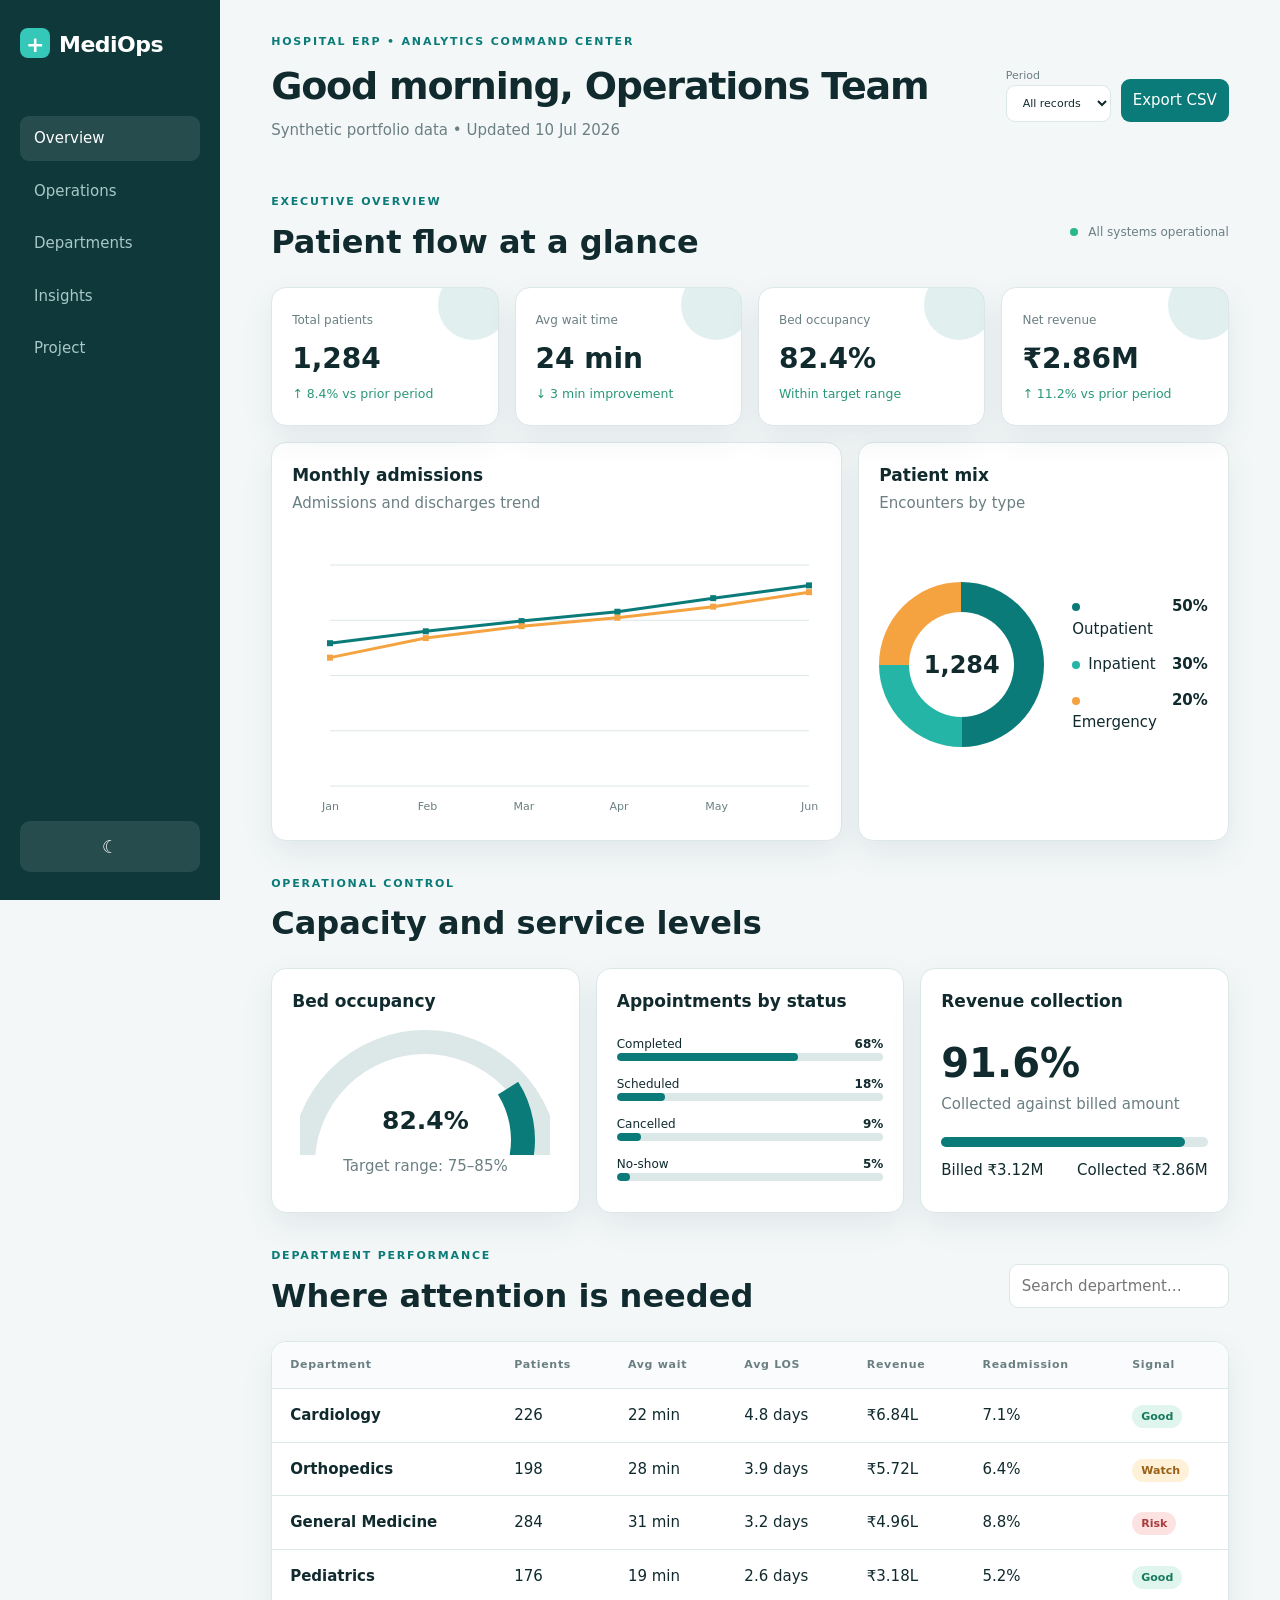
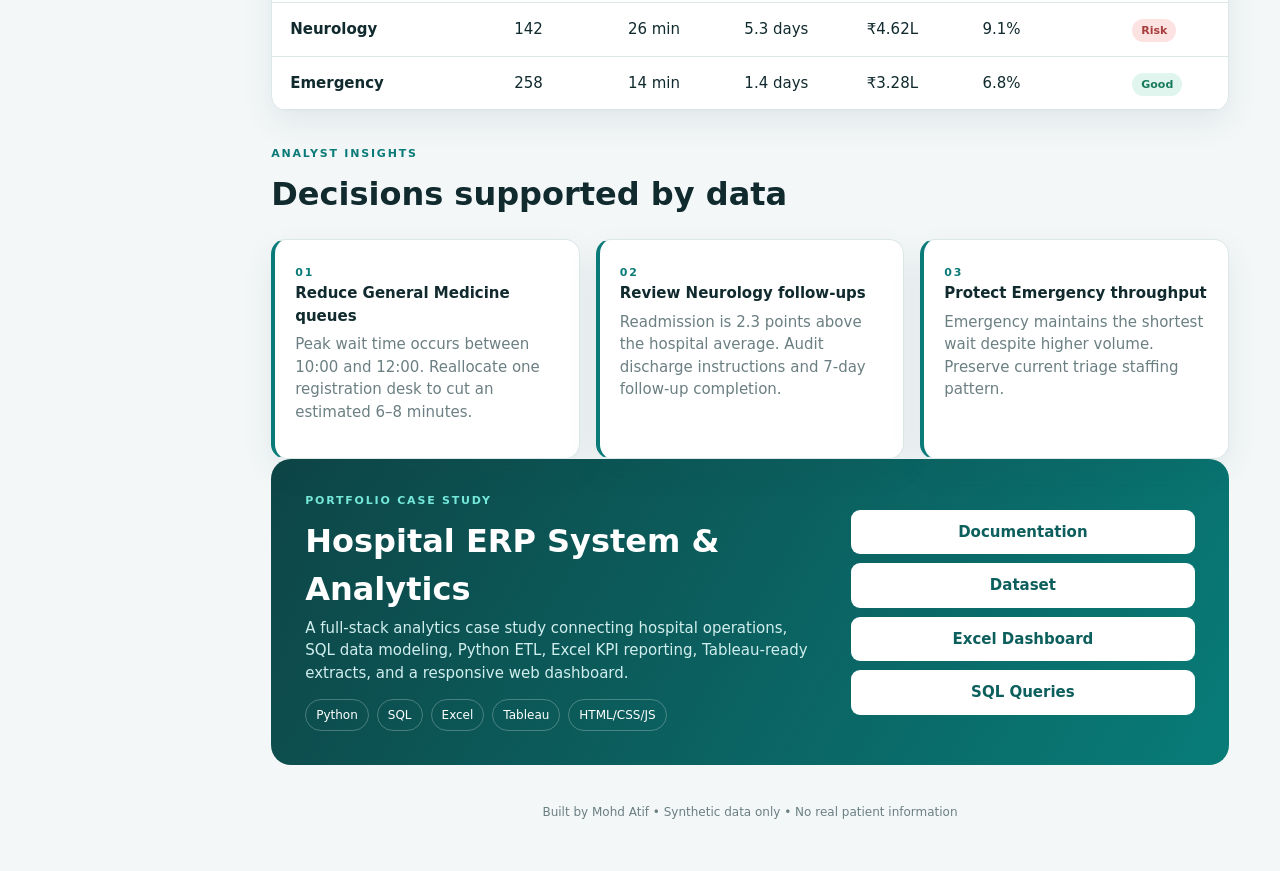
<file: hospital-erp-analytics/index.html>
<!doctype html><html lang="en"><head><meta charset="UTF-8"><meta name="viewport" content="width=device-width,initial-scale=1"><meta name="description" content="Hospital ERP analytics portfolio project by Mohd Atif"><title>MediOps | Hospital ERP Analytics</title><link rel="stylesheet" href="style.css"></head><body>
<aside class="sidebar"><a class="brand" href="#overview"><span>+</span>MediOps</a><nav><a class="active" href="#overview">Overview</a><a href="#operations">Operations</a><a href="#departments">Departments</a><a href="#insights">Insights</a><a href="#project">Project</a></nav><button id="themeToggle" aria-label="Toggle theme">☾</button></aside>
<main><header><div><p class="eyebrow">HOSPITAL ERP • ANALYTICS COMMAND CENTER</p><h1>Good morning, Operations Team</h1><p class="muted">Synthetic portfolio data • Updated 10 Jul 2026</p></div><div class="header-actions"><label>Period<select id="period"><option value="all">All records</option><option value="q2">Q2 2026</option><option value="q1">Q1 2026</option></select></label><button id="exportBtn">Export CSV</button></div></header>
<section id="overview"><div class="section-heading"><div><p class="eyebrow">EXECUTIVE OVERVIEW</p><h2>Patient flow at a glance</h2></div><span class="status"><i></i> All systems operational</span></div><div class="kpis" id="kpis"></div><div class="grid two"><article class="panel"><div class="panel-head"><div><h3>Monthly admissions</h3><p>Admissions and discharges trend</p></div></div><div class="chart-wrap"><canvas id="trendChart"></canvas></div></article><article class="panel"><div class="panel-head"><div><h3>Patient mix</h3><p>Encounters by type</p></div></div><div class="donut-row"><div class="donut" id="mixDonut"><span id="mixTotal"></span></div><div class="legend" id="mixLegend"></div></div></article></div></section>
<section id="operations"><div class="section-heading"><div><p class="eyebrow">OPERATIONAL CONTROL</p><h2>Capacity and service levels</h2></div></div><div class="grid three"><article class="panel"><h3>Bed occupancy</h3><div class="gauge"><div id="gaugeFill"></div><strong id="occupancy">0%</strong></div><p class="center muted">Target range: 75–85%</p></article><article class="panel"><h3>Appointments by status</h3><div id="statusBars" class="bars"></div></article><article class="panel"><h3>Revenue collection</h3><div class="metric-big" id="collectionRate">0%</div><p class="muted">Collected against billed amount</p><div class="progress"><span id="collectionProgress"></span></div><div class="split"><span id="billed"></span><span id="collected"></span></div></article></div></section>
<section id="departments"><div class="section-heading"><div><p class="eyebrow">DEPARTMENT PERFORMANCE</p><h2>Where attention is needed</h2></div><input id="search" placeholder="Search department…" aria-label="Search department"></div><article class="panel table-panel"><div class="table-scroll"><table><thead><tr><th>Department</th><th>Patients</th><th>Avg wait</th><th>Avg LOS</th><th>Revenue</th><th>Readmission</th><th>Signal</th></tr></thead><tbody id="deptTable"></tbody></table></div></article></section>
<section id="insights"><div class="section-heading"><div><p class="eyebrow">ANALYST INSIGHTS</p><h2>Decisions supported by data</h2></div></div><div class="insights" id="insightCards"></div></section>
<section id="project"><article class="project-panel"><div><p class="eyebrow">PORTFOLIO CASE STUDY</p><h2>Hospital ERP System & Analytics</h2><p>A full-stack analytics case study connecting hospital operations, SQL data modeling, Python ETL, Excel KPI reporting, Tableau-ready extracts, and a responsive web dashboard.</p><div class="chips"><span>Python</span><span>SQL</span><span>Excel</span><span>Tableau</span><span>HTML/CSS/JS</span></div></div><div class="project-links"><a href="README.md">Documentation</a><a href="data/hospital_encounters.csv" download>Dataset</a><a href="excel/Hospital_ERP_Analytics.xlsx" download>Excel Dashboard</a><a href="sql/analysis_queries.sql">SQL Queries</a></div></article></section><footer>Built by Mohd Atif • Synthetic data only • No real patient information</footer></main><script src="script.js"></script></body></html>
</file>
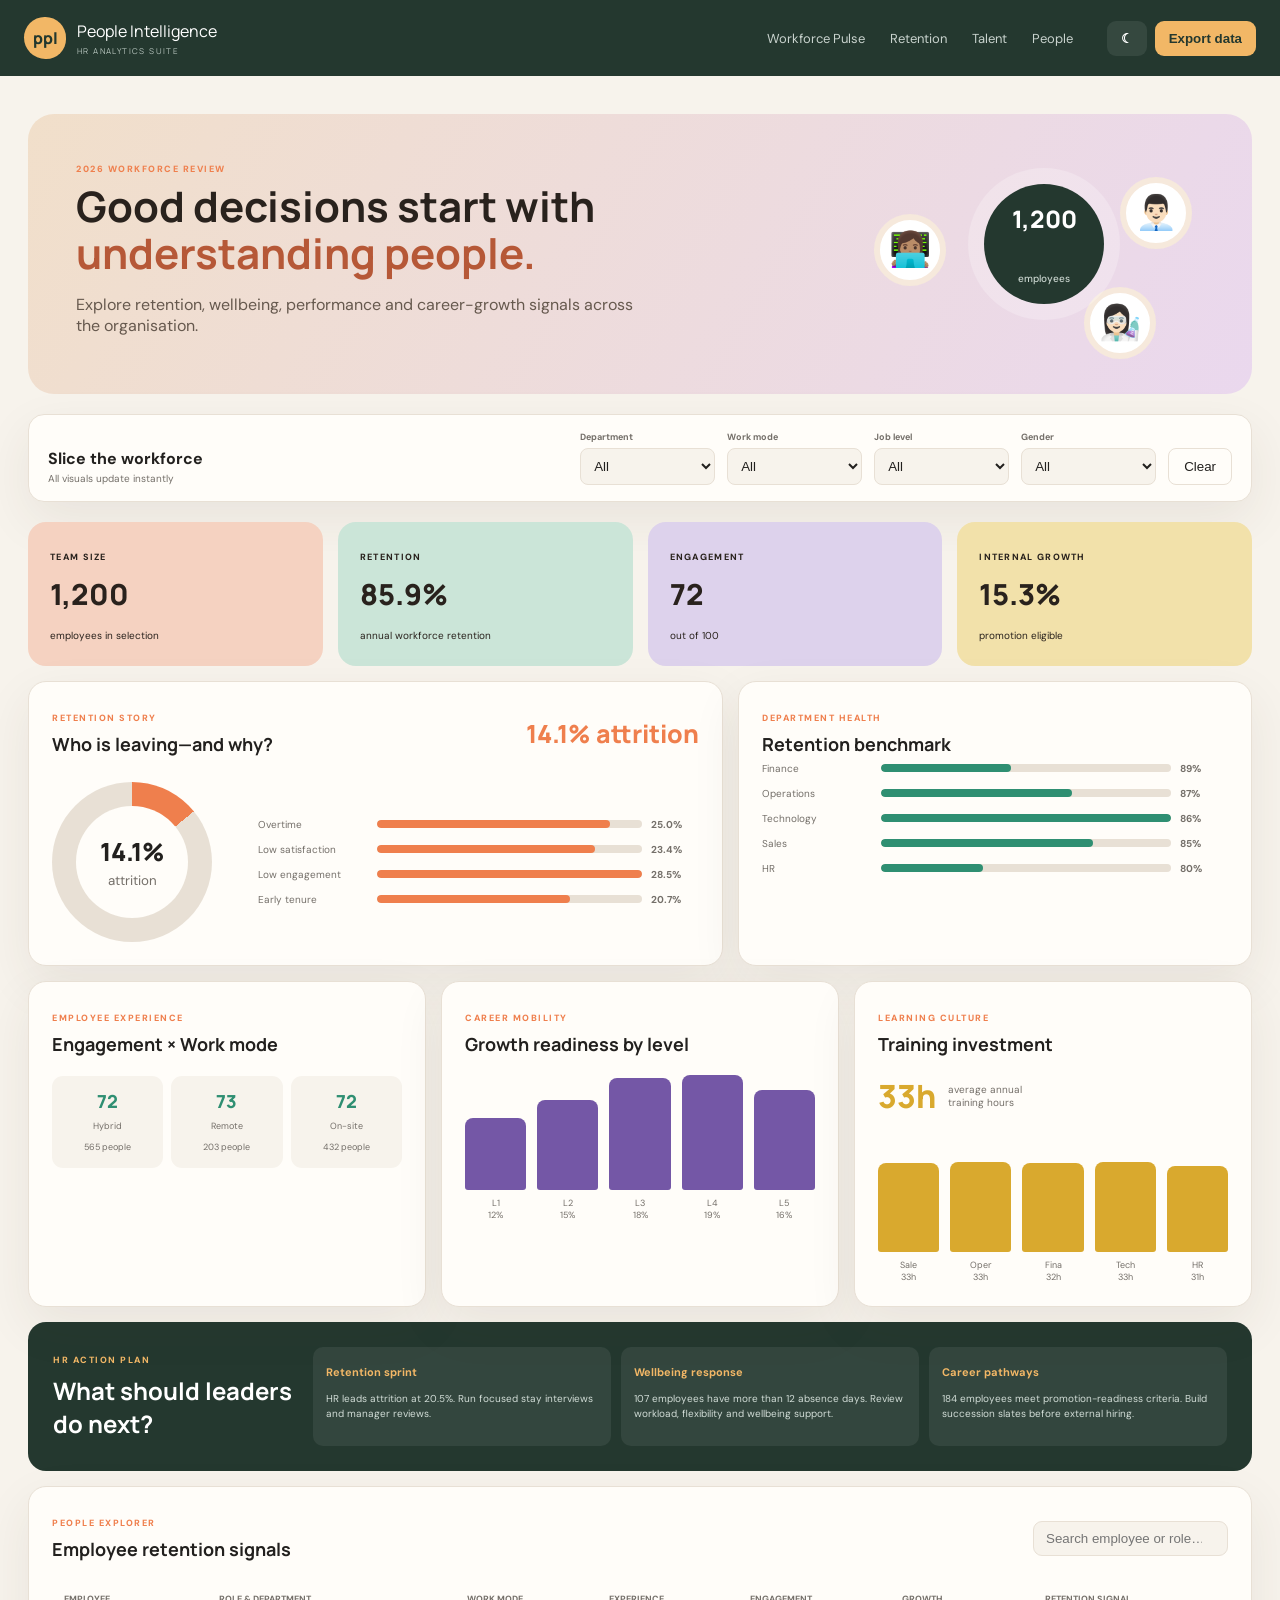
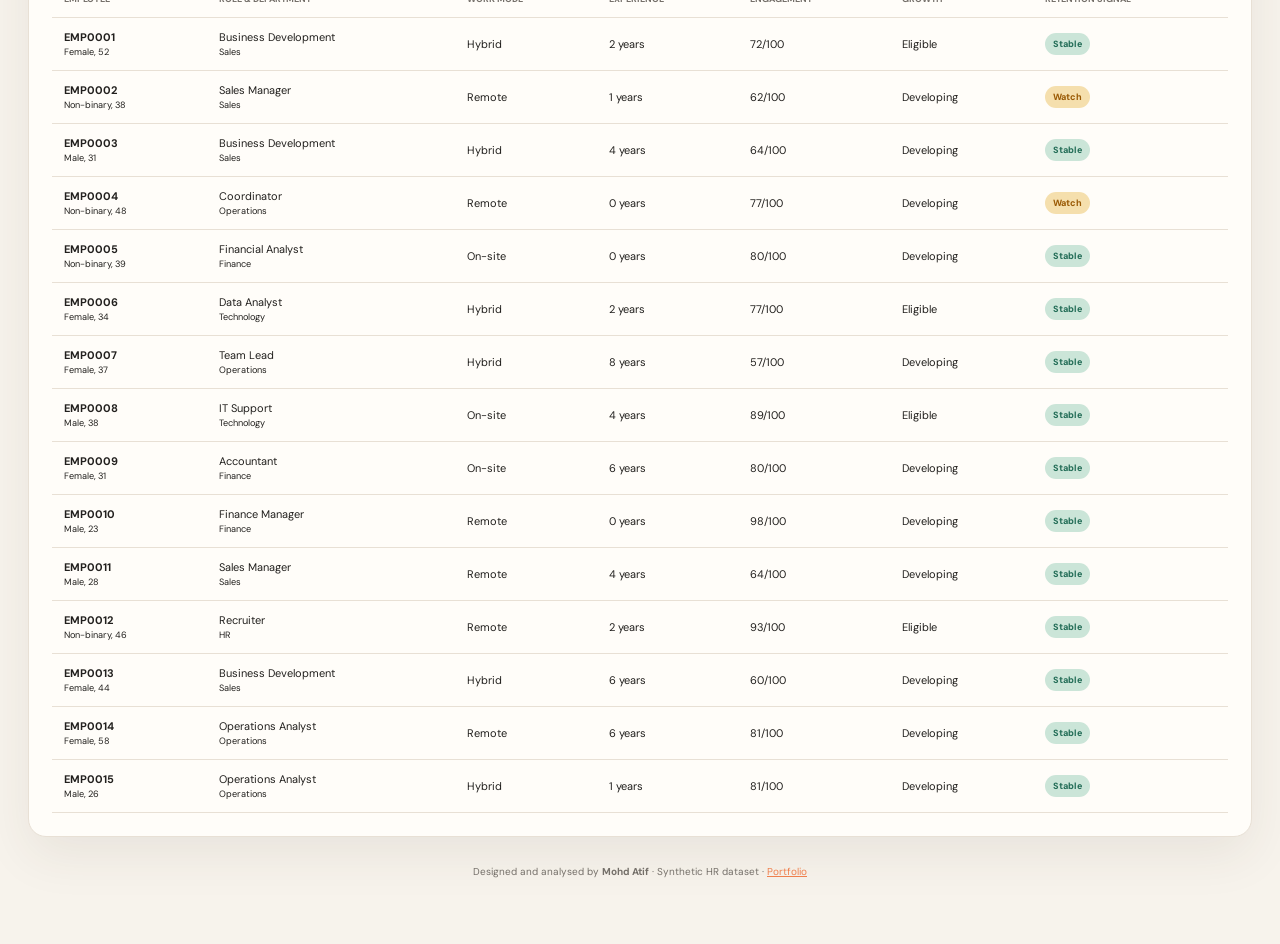
<file: hr-analytics-dashboard/index.html>
<!doctype html>
<html lang="en" data-theme="light">
<head>
  <meta charset="utf-8"><meta name="viewport" content="width=device-width,initial-scale=1">
  <meta name="theme-color" content="#f7f3ec"><meta name="description" content="HR People Intelligence dashboard by Mohd Atif">
  <title>People Intelligence | HR Analytics</title>
  <link rel="preconnect" href="https://fonts.googleapis.com"><link rel="preconnect" href="https://fonts.gstatic.com" crossorigin>
  <link href="https://fonts.googleapis.com/css2?family=DM+Sans:wght@400;500;600;700&family=Manrope:wght@600;700;800&display=swap" rel="stylesheet">
  <link rel="stylesheet" href="css/hr-v2.css">
</head>
<body>
  <header class="topbar"><a href="../index.html" class="logo"><span>ppl</span><div>People Intelligence<small>HR ANALYTICS SUITE</small></div></a><nav><a href="#pulse">Workforce Pulse</a><a href="#retention">Retention</a><a href="#talent">Talent</a><a href="#people">People</a></nav><div class="top-actions"><button id="themeToggle" class="icon-btn" aria-label="Switch theme">☾</button><button id="exportBtn" class="export">Export data</button></div><button id="mobileMenu" class="mobile-menu">☰</button></header>
  <div class="mobile-nav" id="mobileNav"><a href="#pulse">Workforce Pulse</a><a href="#retention">Retention</a><a href="#talent">Talent</a><a href="#people">People</a></div>
  <main>
    <section class="welcome"><div><span class="badge">2026 WORKFORCE REVIEW</span><h1>Good decisions start with<br><em>understanding people.</em></h1><p>Explore retention, wellbeing, performance and career-growth signals across the organisation.</p></div><div class="welcome-art"><div class="avatar a1">👩🏽‍💻</div><div class="avatar a2">👨🏻‍💼</div><div class="avatar a3">👩🏻‍🔬</div><div class="orbit">1,200<br><small>employees</small></div></div></section>
    <section class="filterbar"><div><strong>Slice the workforce</strong><small>All visuals update instantly</small></div><label>Department<select id="department"><option>All</option></select></label><label>Work mode<select id="workMode"><option>All</option></select></label><label>Job level<select id="level"><option>All</option></select></label><label>Gender<select id="gender"><option>All</option></select></label><button id="reset" class="reset">Clear</button></section>
    <div id="loading">Preparing people insights…</div>
    <div id="dashboard" hidden>
      <section id="pulse" class="pulse-grid"><article class="metric peach"><span>TEAM SIZE</span><strong id="headcount">—</strong><small>employees in selection</small></article><article class="metric mint"><span>RETENTION</span><strong id="retentionKpi">—</strong><small>annual workforce retention</small></article><article class="metric lilac"><span>ENGAGEMENT</span><strong id="engagementKpi">—</strong><small>out of 100</small></article><article class="metric yellow"><span>INTERNAL GROWTH</span><strong id="promotionKpi">—</strong><small>promotion eligible</small></article></section>
      <section id="retention" class="story-grid">
        <article class="card retention-card"><div class="card-title"><div><span class="kicker">RETENTION STORY</span><h2>Who is leaving—and why?</h2></div><span id="attritionRate" class="big-stat">—</span></div><div class="retention-body"><div class="donut" id="donut"><div><strong>—</strong><small>attrition</small></div></div><div id="driverList" class="driver-list"></div></div></article>
        <article class="card"><div class="card-title"><div><span class="kicker">DEPARTMENT HEALTH</span><h2>Retention benchmark</h2></div></div><div id="departmentRows" class="dept-list"></div></article>
      </section>
      <section id="talent" class="talent-grid">
        <article class="card wellbeing"><span class="kicker">EMPLOYEE EXPERIENCE</span><h2>Engagement × Work mode</h2><div id="modeCards" class="mode-cards"></div></article>
        <article class="card"><span class="kicker">CAREER MOBILITY</span><h2>Growth readiness by level</h2><div id="growthChart" class="growth-chart"></div></article>
        <article class="card"><span class="kicker">LEARNING CULTURE</span><h2>Training investment</h2><div class="learning-stat"><strong id="trainingAvg">—</strong><span>average annual<br>training hours</span></div><div id="trainingBars" class="training-bars"></div></article>
      </section>
      <section class="insight-strip"><div><span class="kicker">HR ACTION PLAN</span><h2>What should leaders do next?</h2></div><div id="insightCards" class="action-cards"></div></section>
      <section id="people" class="card people-card"><div class="card-title"><div><span class="kicker">PEOPLE EXPLORER</span><h2>Employee retention signals</h2></div><input id="search" type="search" placeholder="Search employee or role…"></div><div class="table-wrap"><table><thead><tr><th>Employee</th><th>Role & department</th><th>Work mode</th><th>Experience</th><th>Engagement</th><th>Growth</th><th>Retention signal</th></tr></thead><tbody id="peopleTable"></tbody></table></div></section>
      <footer>Designed and analysed by <strong>Mohd Atif</strong> · Synthetic HR dataset · <a href="../index.html">Portfolio</a></footer>
    </div>
  </main>
  <script src="js/hr-v2.js"></script>
</body></html>
</file>
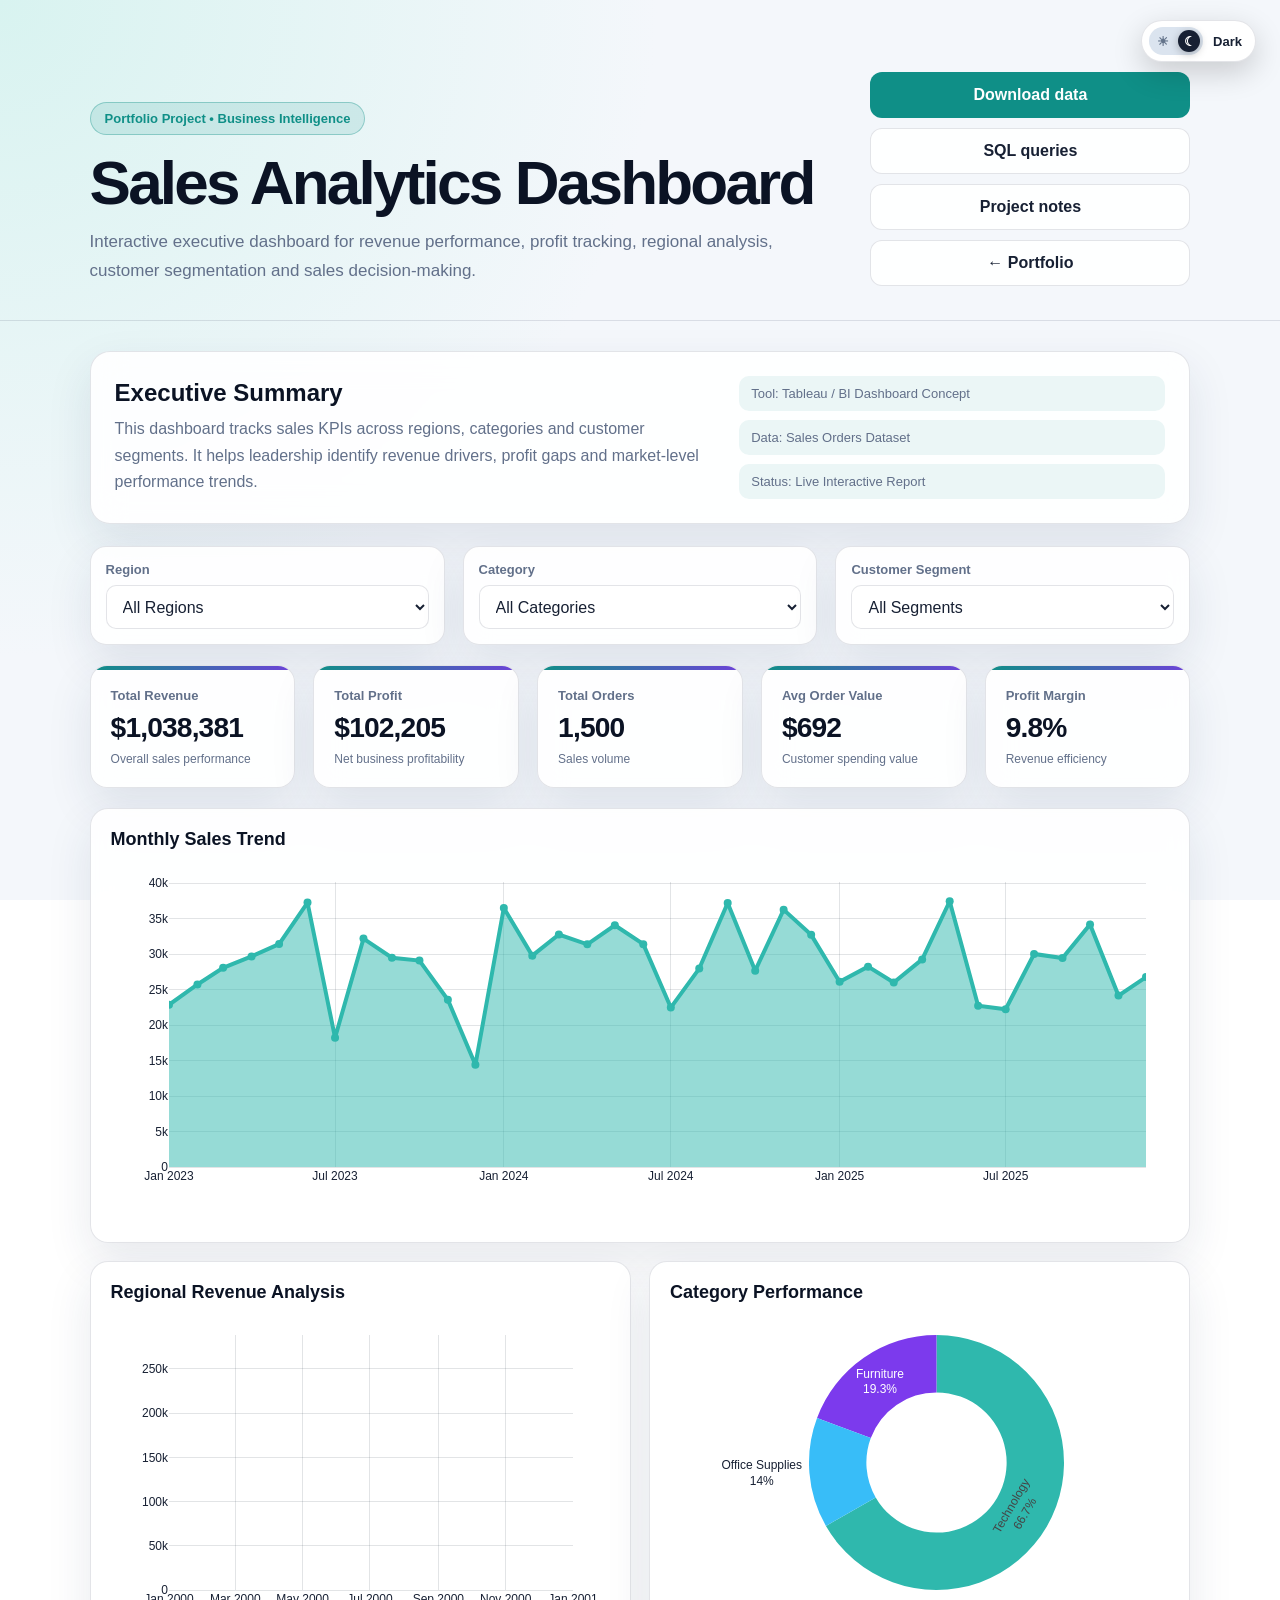
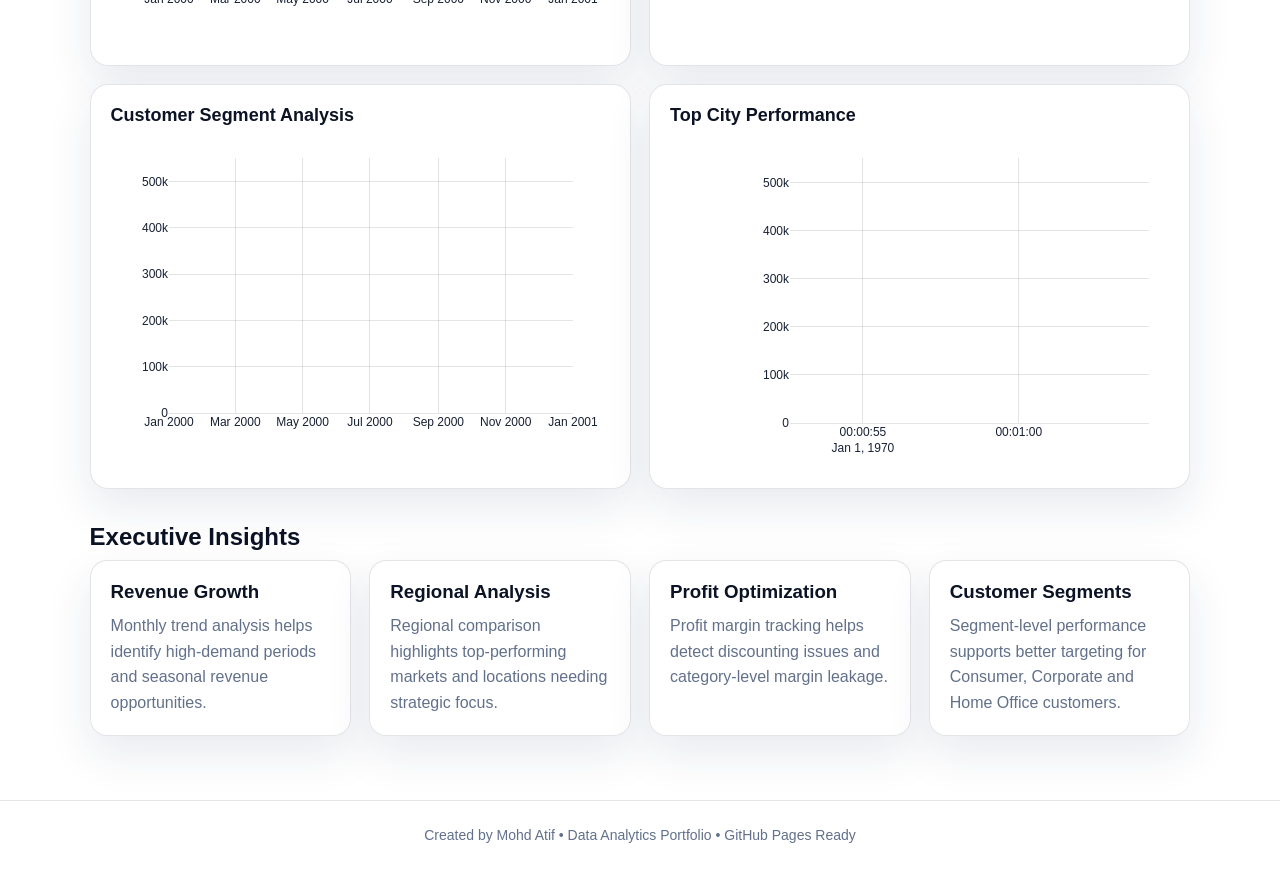
<file: sales-analytics-dashboard/index.html>
<!DOCTYPE html>
<html lang="en">
<head>
  <meta charset="UTF-8" />
  <meta name="viewport" content="width=device-width, initial-scale=1.0" />
  <title>Sales Analytics Dashboard | Mohd Atif</title>

  <script>
    (function () {
      var saved;
      try { saved = localStorage.getItem('sales-dashboard-theme'); } catch (error) {}
      var theme = saved === 'light' || saved === 'dark'
        ? saved
        : (window.matchMedia('(prefers-color-scheme: light)').matches ? 'light' : 'dark');
      document.documentElement.setAttribute('data-theme', theme);
    }());
  </script>
  <link rel="stylesheet" href="assets/css/style.css?v=3" />
  <script src="https://cdn.plot.ly/plotly-2.35.2.min.js"></script>
</head>

<body>
  <button class="theme-toggle" id="themeToggle" type="button" aria-label="Switch to light theme" aria-pressed="false">
    <span class="toggle-track" aria-hidden="true">
      <span class="toggle-icon sun">☀</span>
      <span class="toggle-icon moon">☾</span>
      <span class="toggle-thumb"></span>
    </span>
    <span id="themeLabel">Light</span>
  </button>

  <header class="dashboard-header">
    <div class="header-copy">
      <span class="badge">Portfolio Project • Business Intelligence</span>
      <h1>Sales Analytics Dashboard</h1>
      <p>
        Interactive executive dashboard for revenue performance, profit tracking,
        regional analysis, customer segmentation and sales decision-making.
      </p>
    </div>

    <div class="header-actions" aria-label="Dashboard actions">
      <a class="btn" href="data/sales_data.csv" download>Download data</a>
      <a class="btn secondary" href="sql/sales_analysis_queries.sql" download>SQL queries</a>
      <a class="btn secondary" href="README.md">Project notes</a>
      <a class="btn secondary" href="../index.html">← Portfolio</a>
    </div>
  </header>

  <main class="wrap">

    <section class="summary-panel" aria-labelledby="summaryTitle">
      <div>
        <h2 id="summaryTitle">Executive Summary</h2>
        <p>
          This dashboard tracks sales KPIs across regions, categories and customer
          segments. It helps leadership identify revenue drivers, profit gaps and
          market-level performance trends.
        </p>
      </div>

      <div class="summary-meta">
        <span>Tool: Tableau / BI Dashboard Concept</span>
        <span>Data: Sales Orders Dataset</span>
        <span>Status: Live Interactive Report</span>
      </div>
    </section>

    <section class="controls" aria-label="Dashboard filters">
      <div class="control">
        <label for="regionFilter">Region</label>
        <select id="regionFilter">
          <option value="All">All Regions</option>
        </select>
      </div>

      <div class="control">
        <label for="categoryFilter">Category</label>
        <select id="categoryFilter">
          <option value="All">All Categories</option>
        </select>
      </div>

      <div class="control">
        <label for="segmentFilter">Customer Segment</label>
        <select id="segmentFilter">
          <option value="All">All Segments</option>
        </select>
      </div>
    </section>

    <section class="grid" aria-label="Key performance indicators">
      <div class="card">
        <span>Total Revenue</span>
        <strong id="salesKpi">$0</strong>
        <small>Overall sales performance</small>
      </div>

      <div class="card">
        <span>Total Profit</span>
        <strong id="profitKpi">$0</strong>
        <small>Net business profitability</small>
      </div>

      <div class="card">
        <span>Total Orders</span>
        <strong id="ordersKpi">0</strong>
        <small>Sales volume</small>
      </div>

      <div class="card">
        <span>Avg Order Value</span>
        <strong id="aovKpi">$0</strong>
        <small>Customer spending value</small>
      </div>

      <div class="card">
        <span>Profit Margin</span>
        <strong id="marginKpi">0%</strong>
        <small>Revenue efficiency</small>
      </div>
    </section>

    <div class="dashboard-status" id="dashboardStatus" role="status" aria-live="polite">Loading dashboard data…</div>

    <section class="charts" aria-label="Sales charts">
      <div class="chart wide">
        <h3>Monthly Sales Trend</h3>
        <div class="plot" id="monthlyTrend"></div>
      </div>

      <div class="chart">
        <h3>Regional Revenue Analysis</h3>
        <div class="plot" id="regionChart"></div>
      </div>

      <div class="chart">
        <h3>Category Performance</h3>
        <div class="plot" id="categoryChart"></div>
      </div>

      <div class="chart">
        <h3>Customer Segment Analysis</h3>
        <div class="plot" id="segmentChart"></div>
      </div>

      <div class="chart">
        <h3>Top City Performance</h3>
        <div class="plot" id="cityChart"></div>
      </div>
    </section>

    <section class="insight-section">
      <h2>Executive Insights</h2>

      <div class="insights">
        <div class="insight">
          <h3>Revenue Growth</h3>
          <p>Monthly trend analysis helps identify high-demand periods and seasonal revenue opportunities.</p>
        </div>

        <div class="insight">
          <h3>Regional Analysis</h3>
          <p>Regional comparison highlights top-performing markets and locations needing strategic focus.</p>
        </div>

        <div class="insight">
          <h3>Profit Optimization</h3>
          <p>Profit margin tracking helps detect discounting issues and category-level margin leakage.</p>
        </div>

        <div class="insight">
          <h3>Customer Segments</h3>
          <p>Segment-level performance supports better targeting for Consumer, Corporate and Home Office customers.</p>
        </div>
      </div>
    </section>

  </main>

  <footer class="footer">
    Created by Mohd Atif • Data Analytics Portfolio • GitHub Pages Ready
  </footer>

  <script src="assets/js/dashboard.js?v=3"></script>

</body>
</html>
</file>
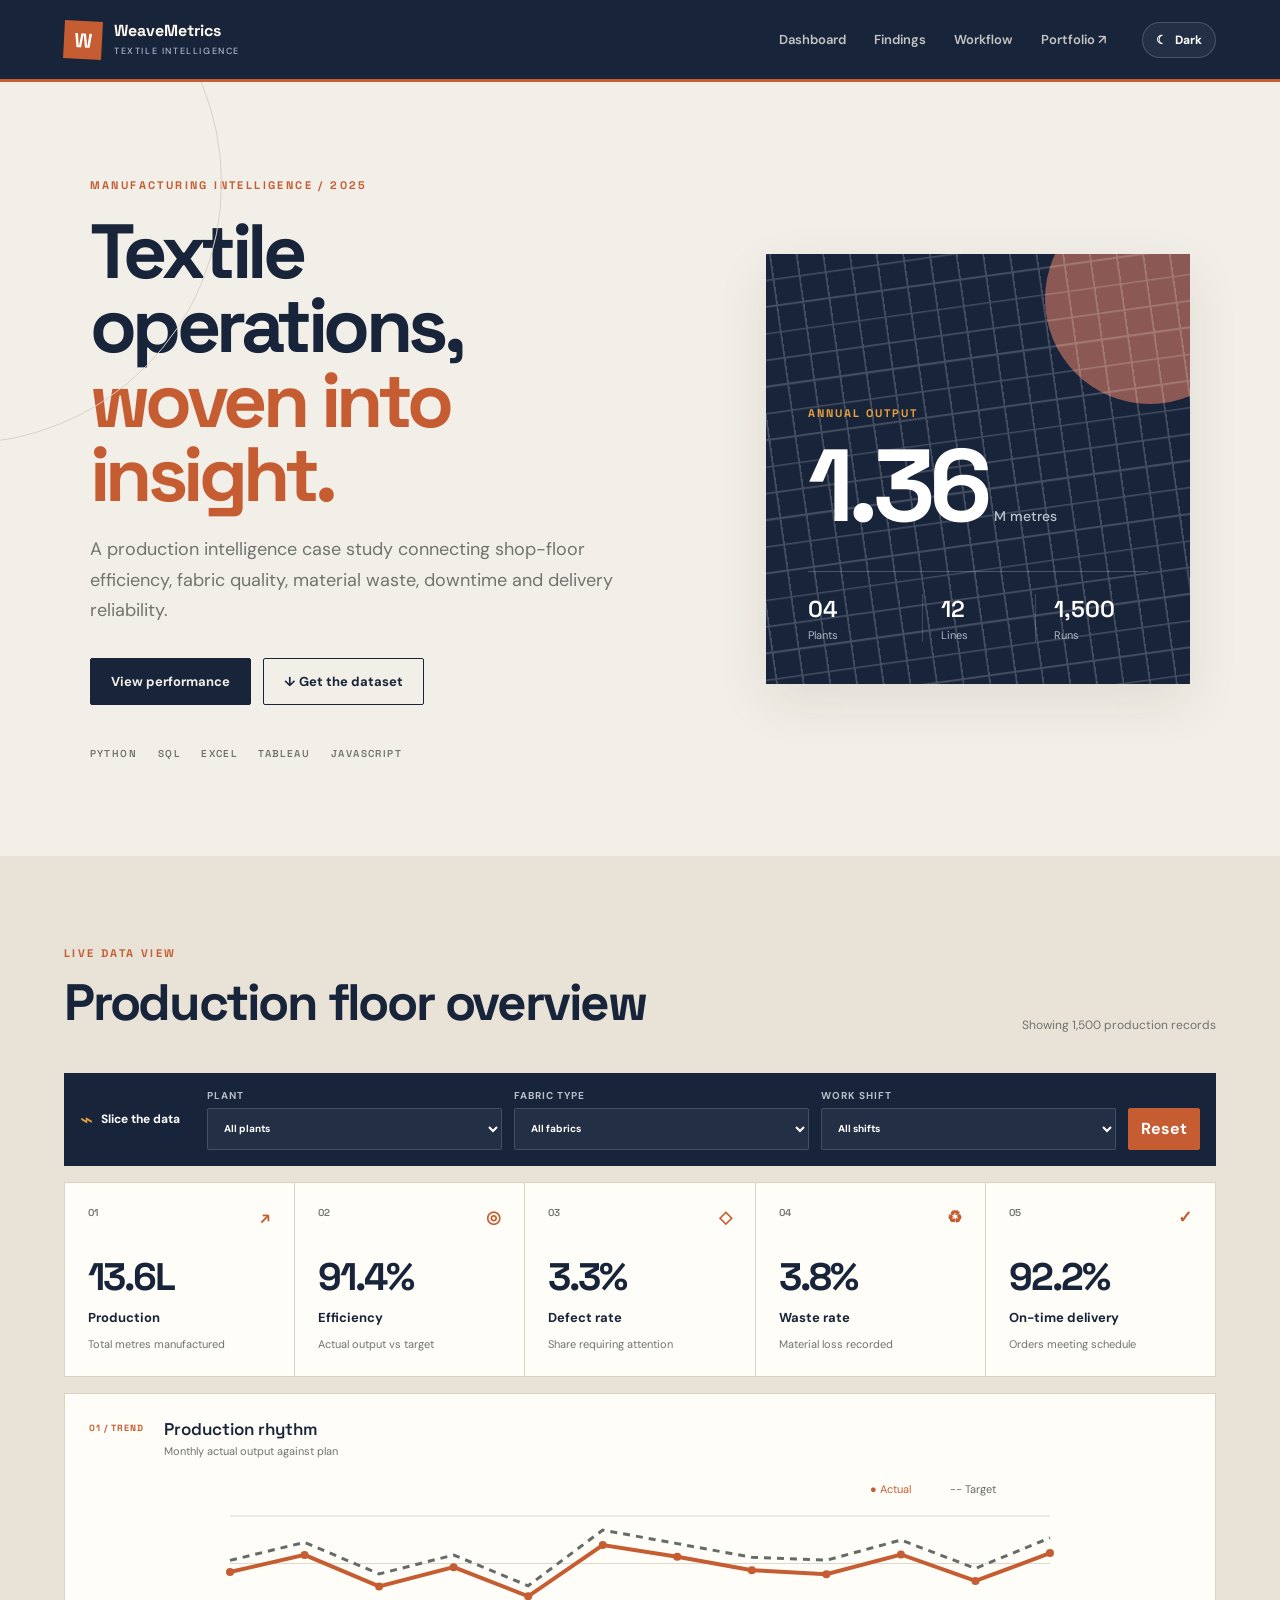
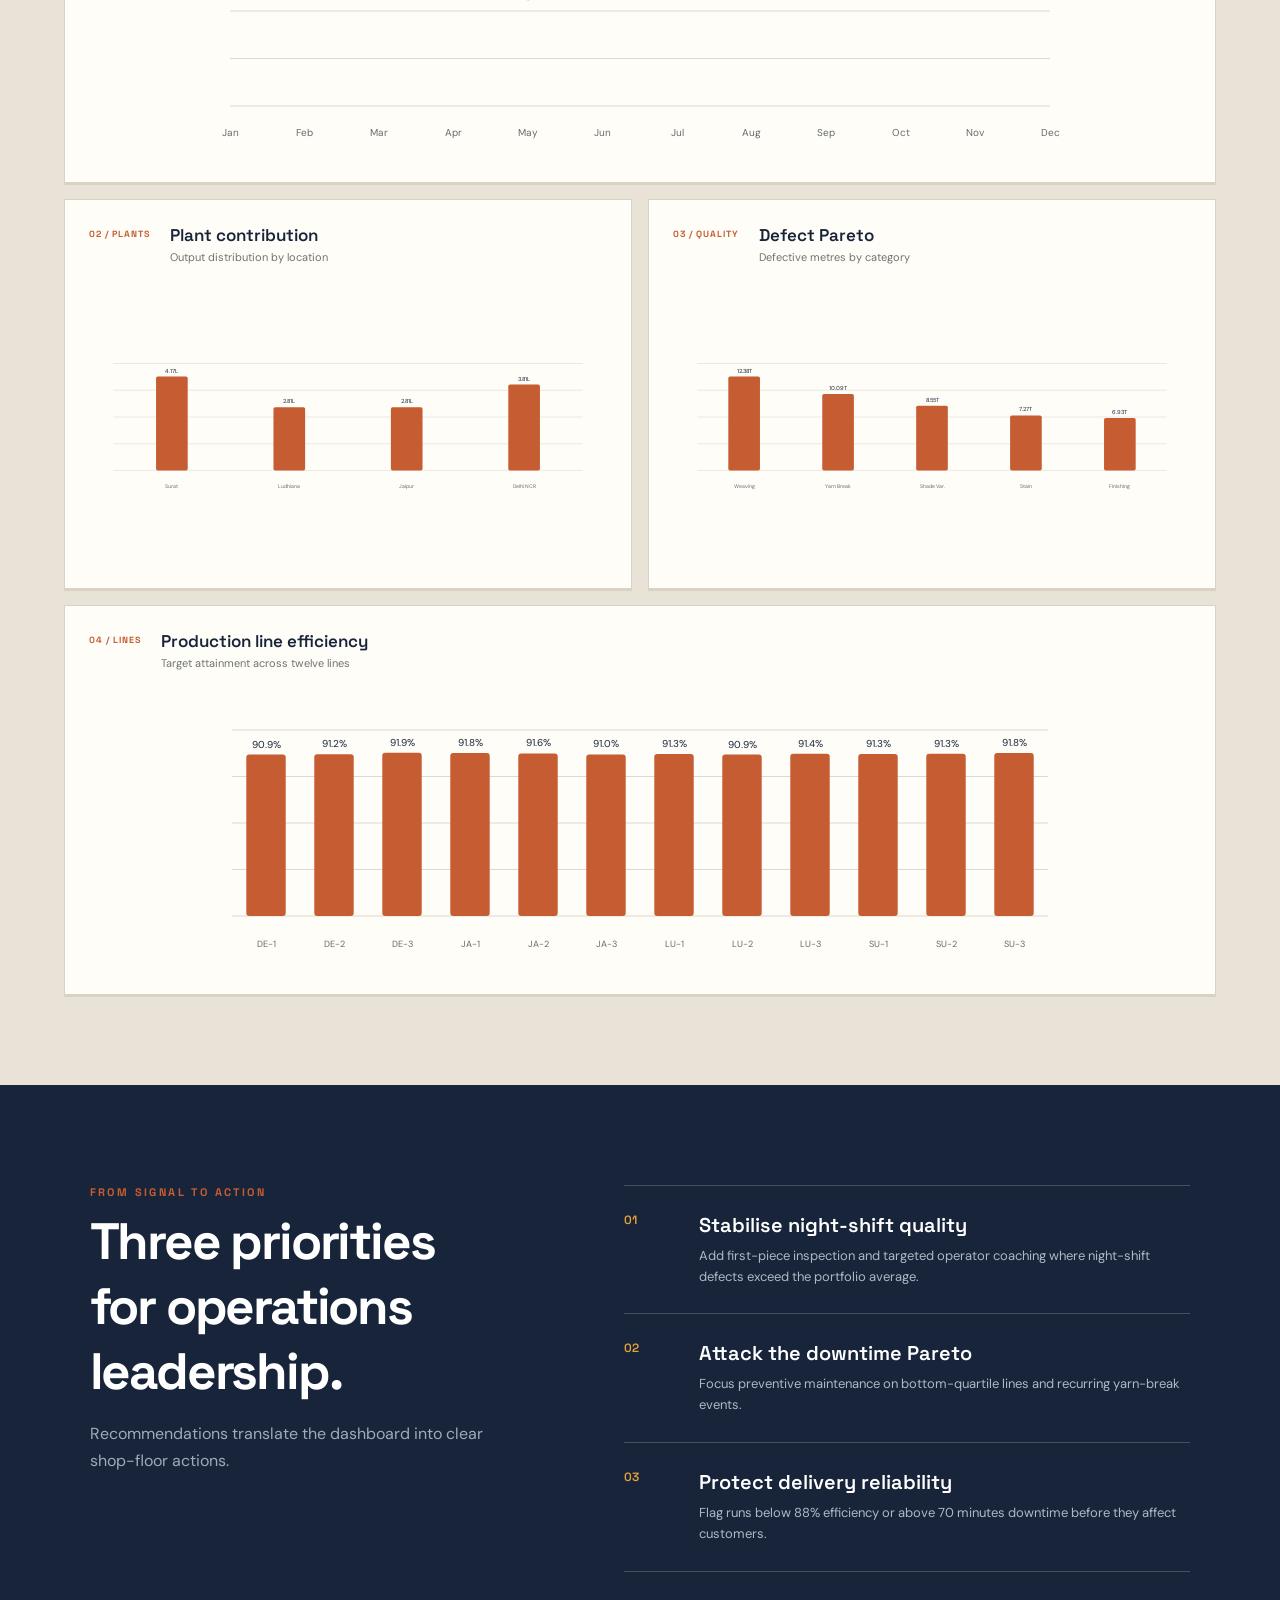
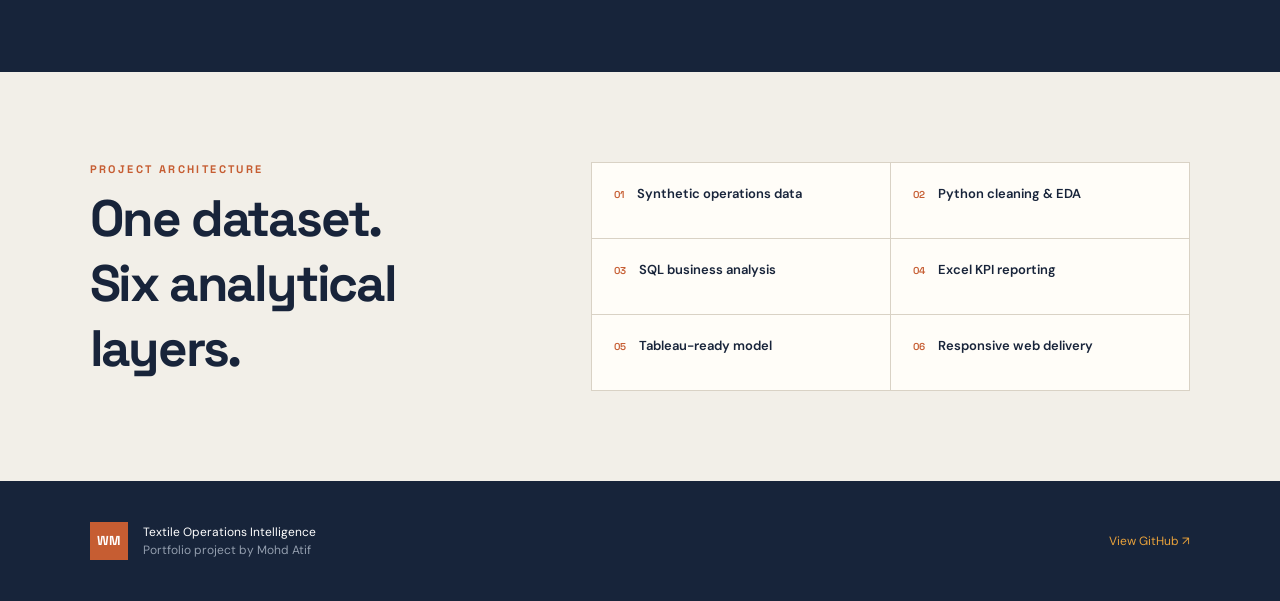
<file: textile-operations-analytics/index.html>
<!DOCTYPE html>
<html lang="en" data-theme="light">
<head>
  <meta charset="UTF-8">
  <meta name="viewport" content="width=device-width, initial-scale=1.0">
  <meta name="description" content="Textile operations analytics portfolio project by Mohd Atif">
  <title>Textile Operations Intelligence | Mohd Atif</title>
  <link rel="preconnect" href="https://fonts.googleapis.com">
  <link rel="preconnect" href="https://fonts.gstatic.com" crossorigin>
  <link href="https://fonts.googleapis.com/css2?family=DM+Sans:wght@400;500;600;700&family=Space+Grotesk:wght@500;600;700&display=swap" rel="stylesheet">
  <link rel="stylesheet" href="css/style.css?v=2">
  <script src="js/app.js?v=6" defer></script>
</head>
<body>
  <header class="topbar">
    <a class="brand" href="#"><span class="brand-icon">W</span><span>WeaveMetrics<small>Textile Intelligence</small></span></a>
    <nav aria-label="Primary navigation"><a href="#dashboard">Dashboard</a><a href="#insights">Findings</a><a href="#method">Workflow</a><a href="../">Portfolio ↗</a></nav>
    <button class="theme-toggle" id="themeToggle" aria-label="Toggle colour theme"><span id="themeIcon">☾</span><span class="theme-label">Dark</span></button>
  </header>

  <main>
    <section class="hero">
      <div class="hero-copy">
        <p class="eyebrow">MANUFACTURING INTELLIGENCE / 2025</p>
        <h1>Textile operations,<br><em>woven into insight.</em></h1>
        <p class="lead">A production intelligence case study connecting shop-floor efficiency, fabric quality, material waste, downtime and delivery reliability.</p>
        <div class="actions"><a class="button primary" href="#dashboard">View performance</a><a class="button ghost" href="data/textile_production_data.csv" download>↓ Get the dataset</a></div>
        <div class="tool-line"><span>PYTHON</span><span>SQL</span><span>EXCEL</span><span>TABLEAU</span><span>JAVASCRIPT</span></div>
      </div>
      <aside class="hero-visual" aria-label="Project performance summary">
        <div class="fabric-grid"></div>
        <div class="visual-label">ANNUAL OUTPUT</div>
        <strong>1.36<small>M metres</small></strong>
        <div class="visual-stats"><div><b>04</b><span>Plants</span></div><div><b>12</b><span>Lines</span></div><div><b>1,500</b><span>Runs</span></div></div>
      </aside>
    </section>

    <section id="dashboard" class="dashboard">
      <div class="section-head"><div><p class="eyebrow">LIVE DATA VIEW</p><h2>Production floor overview</h2></div><p id="recordCount">Loading production records…</p></div>
      <div class="filters">
        <div class="filter-title"><span>⌁</span><b>Slice the data</b></div>
        <label>Plant<select id="plantFilter"><option value="All">All plants</option></select></label>
        <label>Fabric type<select id="fabricFilter"><option value="All">All fabrics</option></select></label>
        <label>Work shift<select id="shiftFilter"><option value="All">All shifts</option></select></label>
        <button id="resetFilters">Reset</button>
      </div>

      <div class="kpis">
        <article><div class="kpi-top"><span>01</span><i>↗</i></div><strong id="productionKpi">—</strong><h3>Production</h3><small>Total metres manufactured</small></article>
        <article><div class="kpi-top"><span>02</span><i>◎</i></div><strong id="efficiencyKpi">—</strong><h3>Efficiency</h3><small>Actual output vs target</small></article>
        <article><div class="kpi-top"><span>03</span><i>◇</i></div><strong id="defectKpi">—</strong><h3>Defect rate</h3><small>Share requiring attention</small></article>
        <article><div class="kpi-top"><span>04</span><i>♻</i></div><strong id="wasteKpi">—</strong><h3>Waste rate</h3><small>Material loss recorded</small></article>
        <article><div class="kpi-top"><span>05</span><i>✓</i></div><strong id="otdKpi">—</strong><h3>On-time delivery</h3><small>Orders meeting schedule</small></article>
      </div>

      <div class="charts">
        <article class="chart wide"><div class="chart-head"><span>01 / TREND</span><div><h3>Production rhythm</h3><p>Monthly actual output against plan</p></div></div><canvas id="trendChart"></canvas></article>
        <article class="chart"><div class="chart-head"><span>02 / PLANTS</span><div><h3>Plant contribution</h3><p>Output distribution by location</p></div></div><canvas id="plantChart"></canvas></article>
        <article class="chart"><div class="chart-head"><span>03 / QUALITY</span><div><h3>Defect Pareto</h3><p>Defective metres by category</p></div></div><canvas id="defectChart"></canvas></article>
        <article class="chart wide"><div class="chart-head"><span>04 / LINES</span><div><h3>Production line efficiency</h3><p>Target attainment across twelve lines</p></div></div><canvas id="lineChart"></canvas></article>
      </div>
    </section>

    <section id="insights" class="insights">
      <div class="insight-intro"><p class="eyebrow">FROM SIGNAL TO ACTION</p><h2>Three priorities for operations leadership.</h2><p>Recommendations translate the dashboard into clear shop-floor actions.</p></div>
      <div class="insight-list">
        <article><b>01</b><div><h3>Stabilise night-shift quality</h3><p>Add first-piece inspection and targeted operator coaching where night-shift defects exceed the portfolio average.</p></div></article>
        <article><b>02</b><div><h3>Attack the downtime Pareto</h3><p>Focus preventive maintenance on bottom-quartile lines and recurring yarn-break events.</p></div></article>
        <article><b>03</b><div><h3>Protect delivery reliability</h3><p>Flag runs below 88% efficiency or above 70 minutes downtime before they affect customers.</p></div></article>
      </div>
    </section>

    <section id="method" class="method"><div><p class="eyebrow">PROJECT ARCHITECTURE</p><h2>One dataset.<br>Six analytical layers.</h2></div><div class="steps"><span><b>01</b> Synthetic operations data</span><span><b>02</b> Python cleaning & EDA</span><span><b>03</b> SQL business analysis</span><span><b>04</b> Excel KPI reporting</span><span><b>05</b> Tableau-ready model</span><span><b>06</b> Responsive web delivery</span></div></section>
  </main>
  <footer><div class="brand-foot">WM</div><p>Textile Operations Intelligence<br><span>Portfolio project by Mohd Atif</span></p><a href="https://github.com/Codewith-Atif" target="_blank" rel="noreferrer">View GitHub ↗</a></footer>
</body>
</html>
</file>
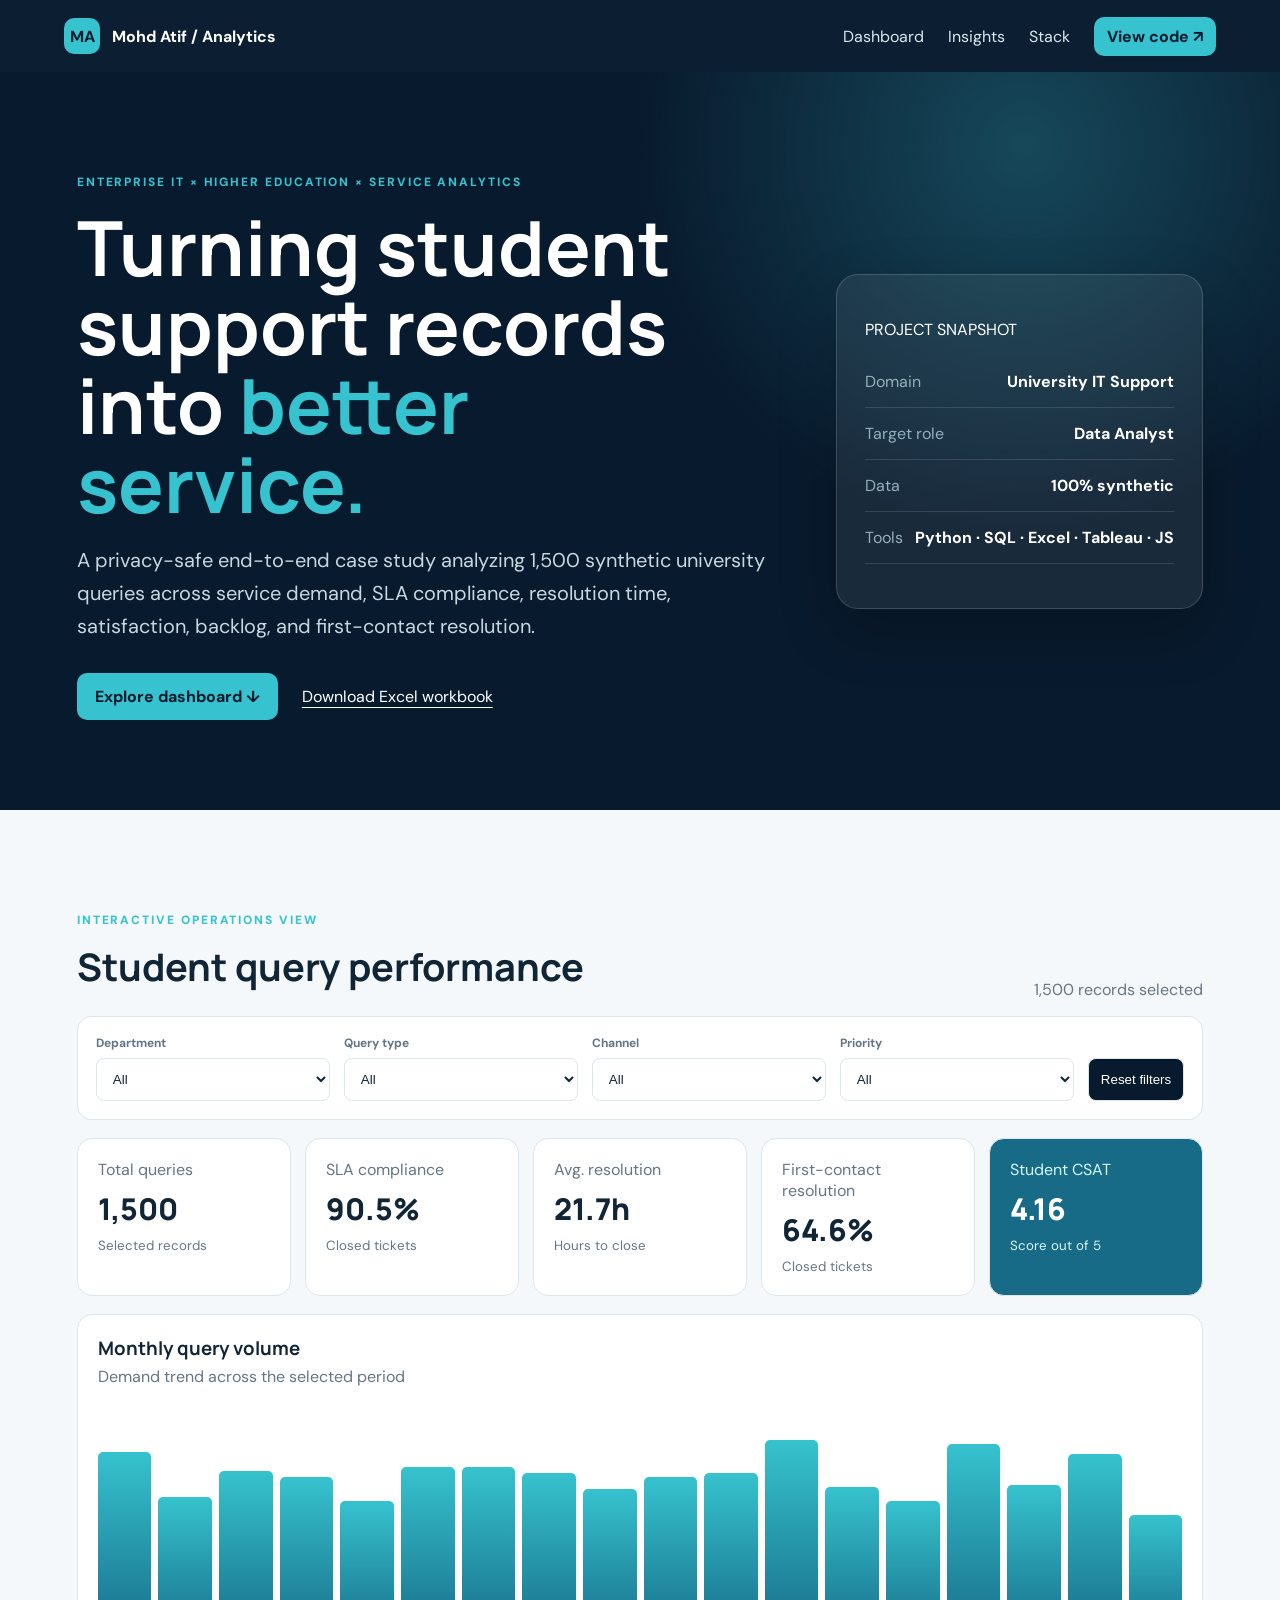
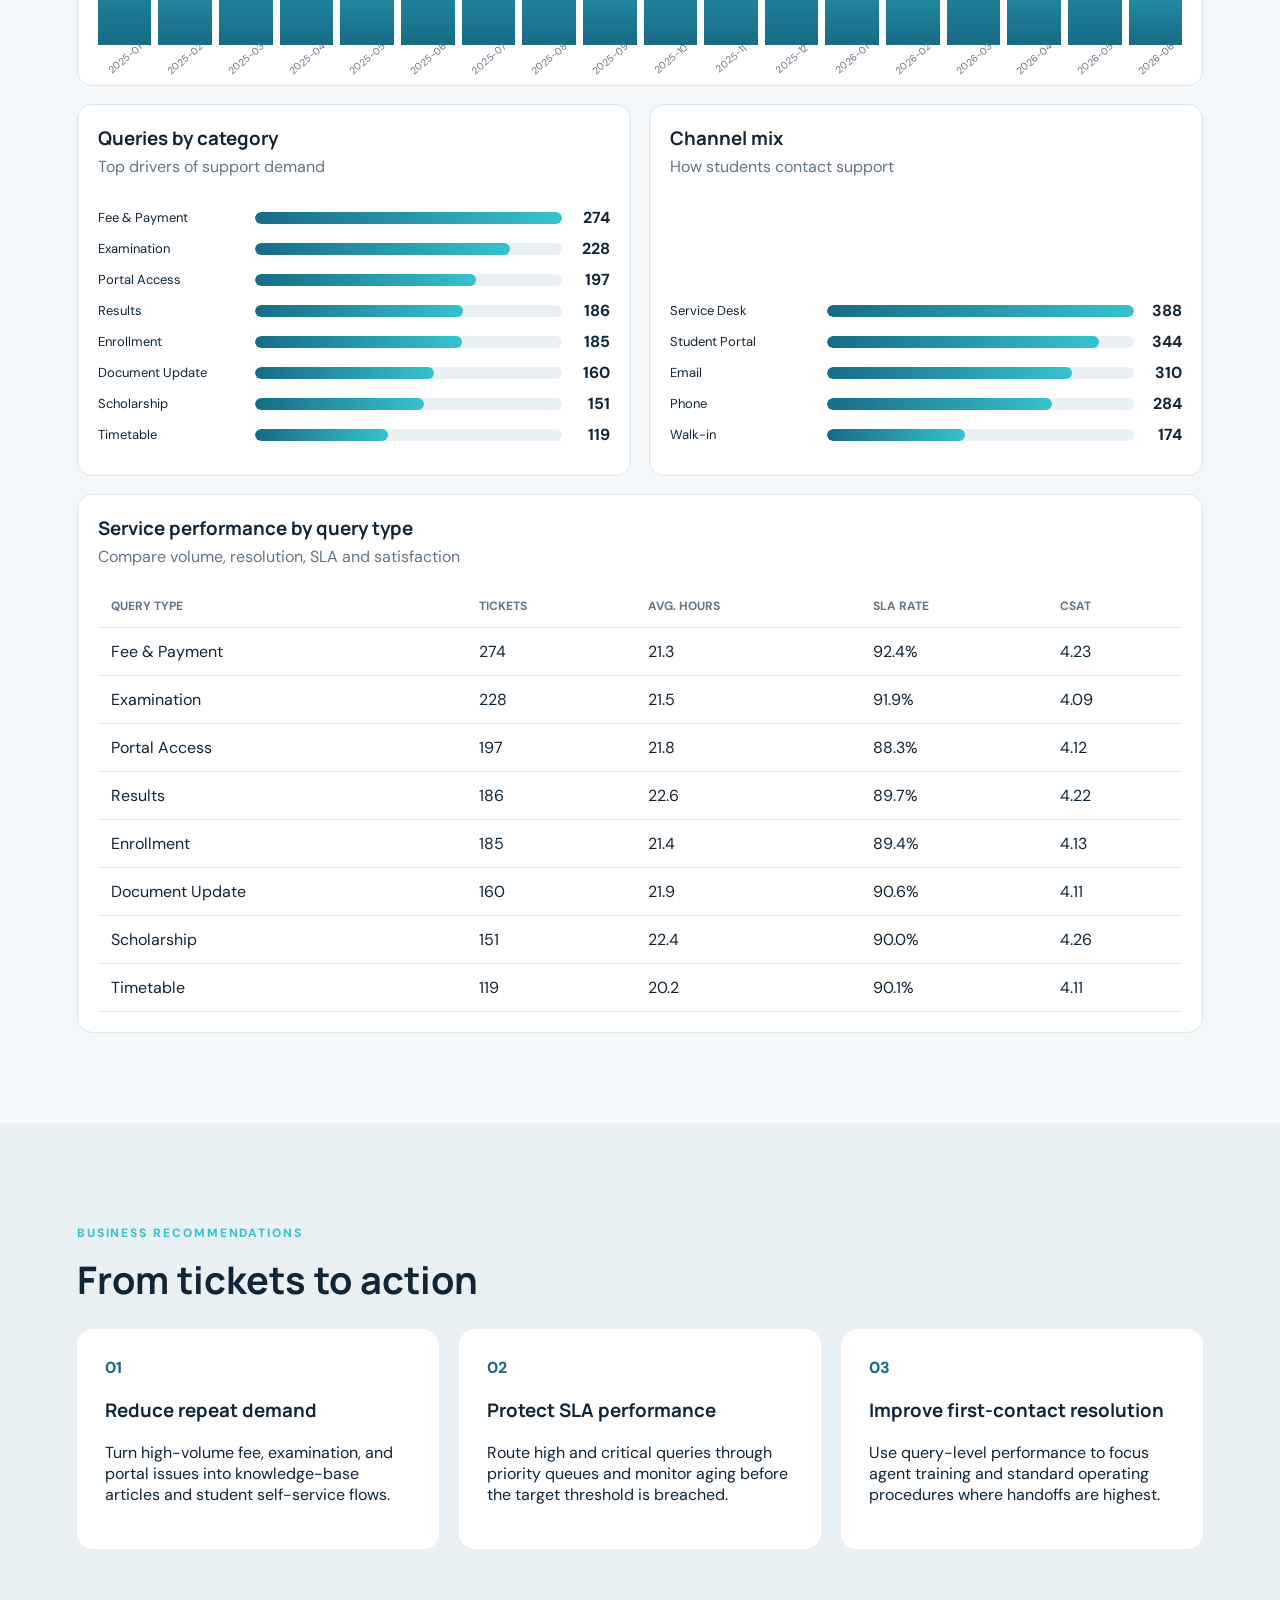
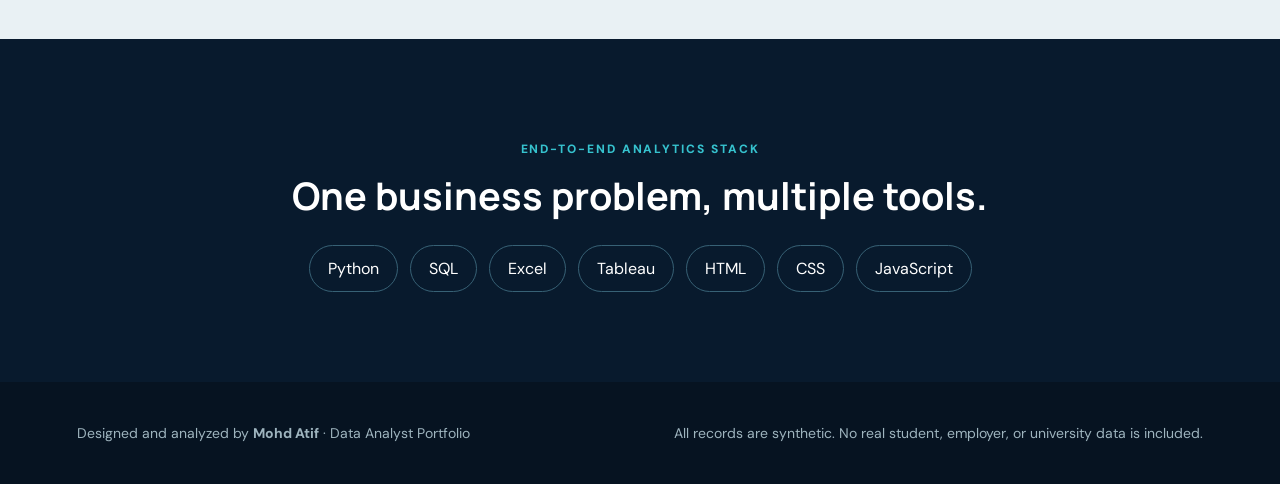
<file: university-student-support-analytics/index.html>
<!doctype html><html lang="en"><head><meta charset="utf-8"><meta name="viewport" content="width=device-width,initial-scale=1"><meta name="description" content="University Student Support Analytics portfolio project by Mohd Atif."><title>University Student Support Analytics | Mohd Atif</title><link rel="preconnect" href="https://fonts.googleapis.com"><link rel="preconnect" href="https://fonts.gstatic.com" crossorigin><link href="https://fonts.googleapis.com/css2?family=DM+Sans:wght@400;500;600;700&family=Manrope:wght@600;700;800&display=swap" rel="stylesheet"><link rel="stylesheet" href="assets/css/style.css"></head>
<body><header><a class="brand" href="../"><b>MA</b><span>Mohd Atif / Analytics</span></a><nav><a href="#dashboard">Dashboard</a><a href="#insights">Insights</a><a href="#stack">Stack</a><a class="button small" href="https://github.com/Codewith-Atif/portfolio/tree/main/university-student-support-analytics">View code ↗</a></nav></header>
<main><section class="hero"><div><p class="eyebrow">ENTERPRISE IT × HIGHER EDUCATION × SERVICE ANALYTICS</p><h1>Turning student support records into <span>better service.</span></h1><p class="lede">A privacy-safe end-to-end case study analyzing 1,500 synthetic university queries across service demand, SLA compliance, resolution time, satisfaction, backlog, and first-contact resolution.</p><div class="actions"><a class="button" href="#dashboard">Explore dashboard ↓</a><a class="text-link" href="excel/University_Student_Support_Analytics.xlsx">Download Excel workbook</a></div></div><aside><p>PROJECT SNAPSHOT</p><dl><div><dt>Domain</dt><dd>University IT Support</dd></div><div><dt>Target role</dt><dd>Data Analyst</dd></div><div><dt>Data</dt><dd>100% synthetic</dd></div><div><dt>Tools</dt><dd>Python · SQL · Excel · Tableau · JS</dd></div></dl></aside></section>
<section id="dashboard" class="dashboard"><div class="heading"><div><p class="eyebrow">INTERACTIVE OPERATIONS VIEW</p><h2>Student query performance</h2></div><p id="record-count">Loading records…</p></div><div class="filters"><label>Department<select id="department"><option>All</option></select></label><label>Query type<select id="query"><option>All</option></select></label><label>Channel<select id="channel"><option>All</option></select></label><label>Priority<select id="priority"><option>All</option></select></label><button id="reset">Reset filters</button></div>
<div class="kpis"><article><span>Total queries</span><strong id="k-total">—</strong><small>Selected records</small></article><article><span>SLA compliance</span><strong id="k-sla">—</strong><small>Closed tickets</small></article><article><span>Avg. resolution</span><strong id="k-time">—</strong><small>Hours to close</small></article><article><span>First-contact resolution</span><strong id="k-fcr">—</strong><small>Closed tickets</small></article><article class="accent"><span>Student CSAT</span><strong id="k-csat">—</strong><small>Score out of 5</small></article></div>
<div class="charts"><article class="panel wide"><div class="panel-title"><h3>Monthly query volume</h3><p>Demand trend across the selected period</p></div><div id="trend" class="chart"></div></article><article class="panel"><div class="panel-title"><h3>Queries by category</h3><p>Top drivers of support demand</p></div><div id="types" class="chart"></div></article><article class="panel"><div class="panel-title"><h3>Channel mix</h3><p>How students contact support</p></div><div id="channels" class="chart"></div></article><article class="panel wide"><div class="panel-title"><h3>Service performance by query type</h3><p>Compare volume, resolution, SLA and satisfaction</p></div><div class="table-wrap"><table><thead><tr><th>Query type</th><th>Tickets</th><th>Avg. hours</th><th>SLA rate</th><th>CSAT</th></tr></thead><tbody id="performance"></tbody></table></div></article></div></section>
<section id="insights" class="insights"><p class="eyebrow">BUSINESS RECOMMENDATIONS</p><h2>From tickets to action</h2><div><article><span>01</span><h3>Reduce repeat demand</h3><p>Turn high-volume fee, examination, and portal issues into knowledge-base articles and student self-service flows.</p></article><article><span>02</span><h3>Protect SLA performance</h3><p>Route high and critical queries through priority queues and monitor aging before the target threshold is breached.</p></article><article><span>03</span><h3>Improve first-contact resolution</h3><p>Use query-level performance to focus agent training and standard operating procedures where handoffs are highest.</p></article></div></section>
<section id="stack" class="stack"><p class="eyebrow">END-TO-END ANALYTICS STACK</p><h2>One business problem, multiple tools.</h2><div><span>Python</span><span>SQL</span><span>Excel</span><span>Tableau</span><span>HTML</span><span>CSS</span><span>JavaScript</span></div></section></main><footer><p>Designed and analyzed by <strong>Mohd Atif</strong> · Data Analyst Portfolio</p><p>All records are synthetic. No real student, employer, or university data is included.</p></footer><script src="assets/js/app.js"></script></body></html>
</file>
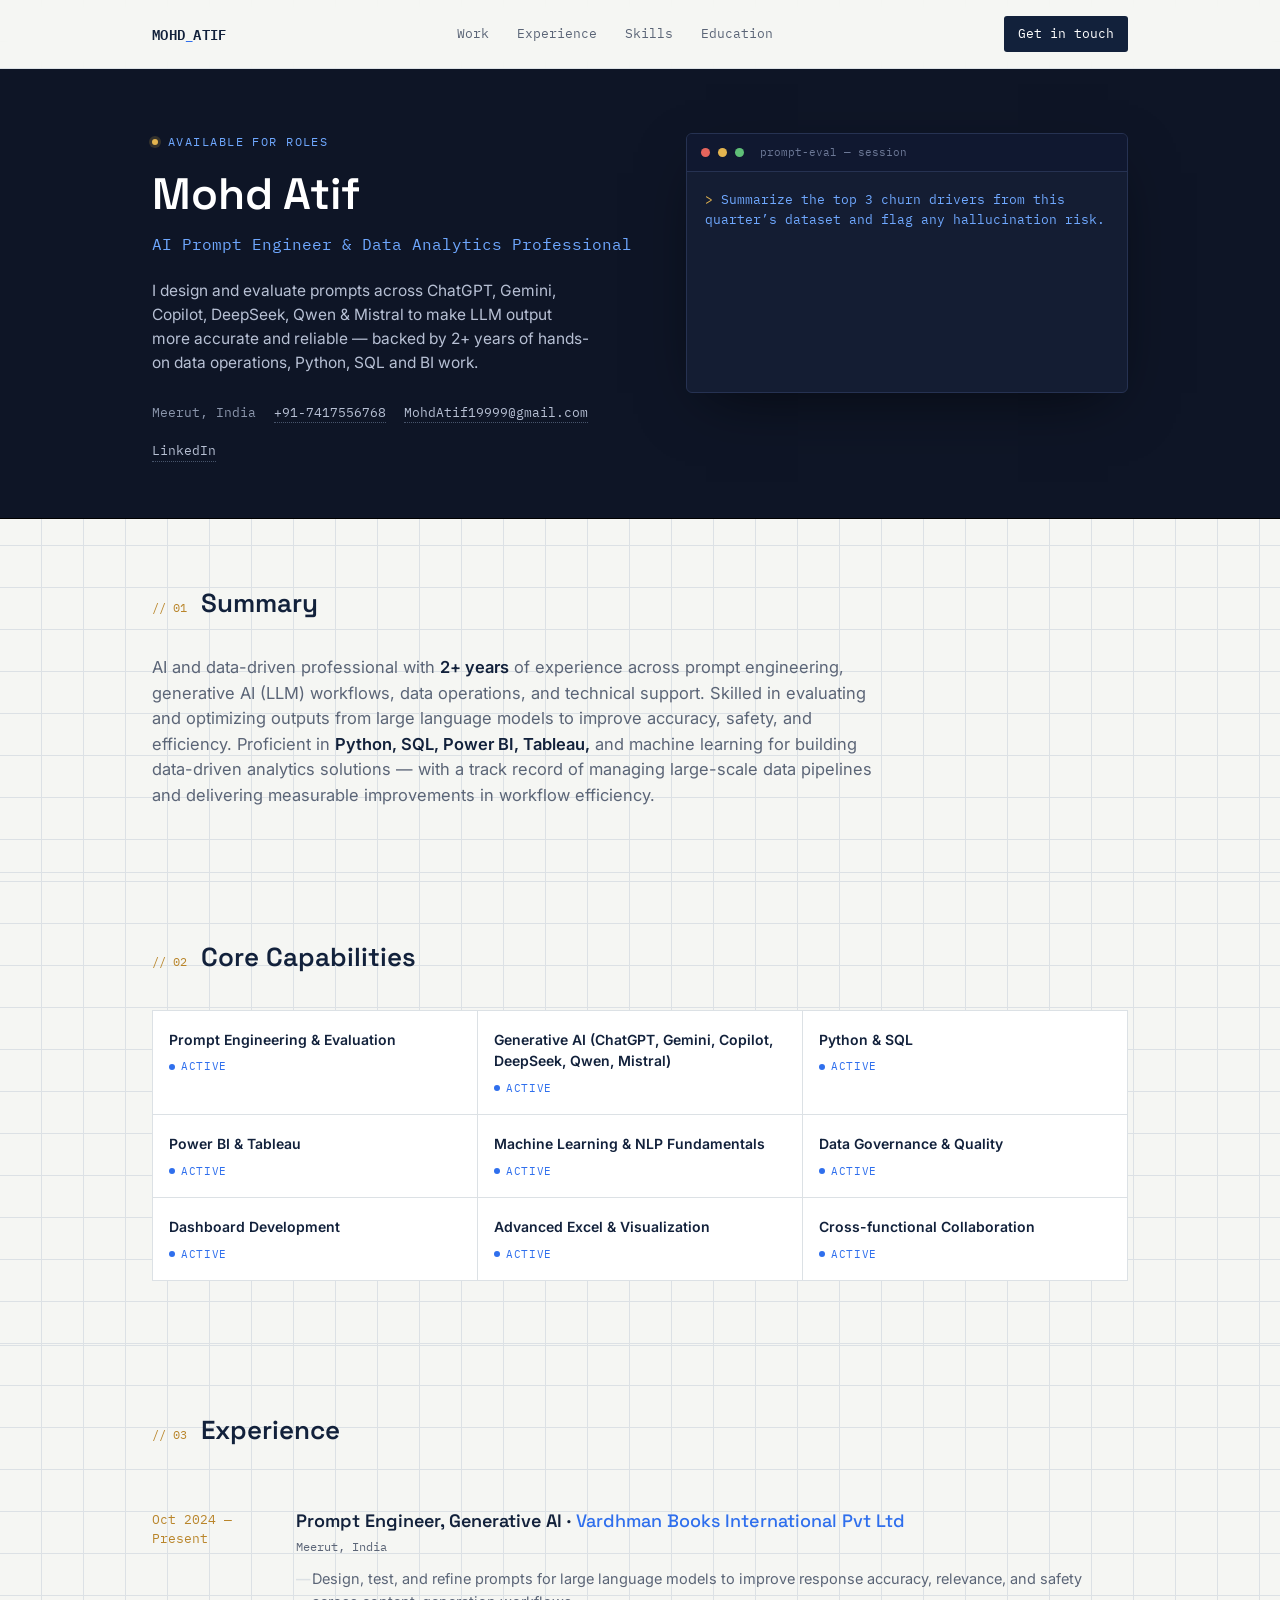
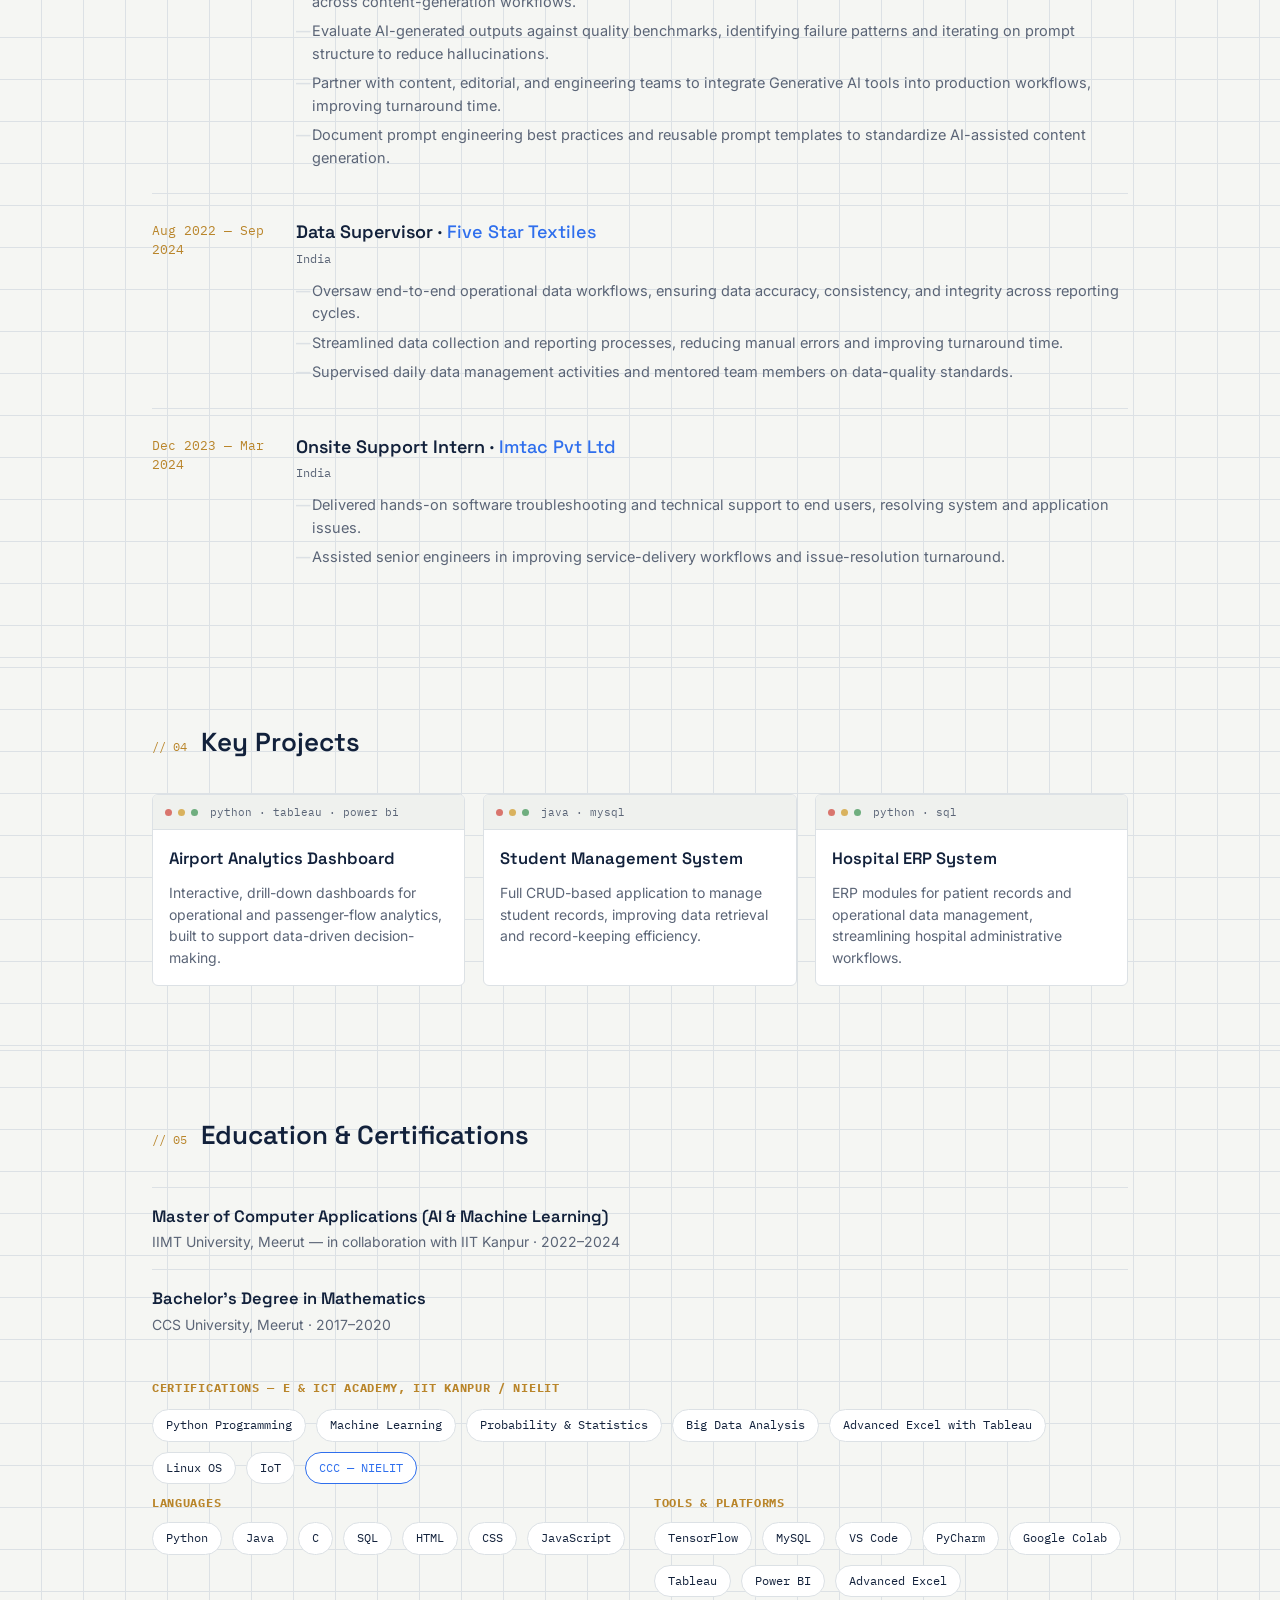
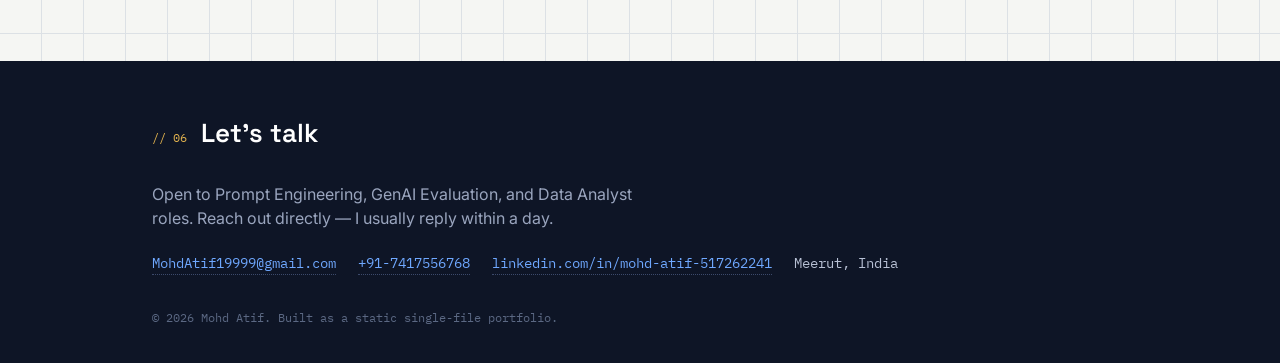
<file: Mohd_Atif_Portfolio.html>
<!DOCTYPE html>
<html lang="en">
<head>
<meta charset="UTF-8">
<meta name="viewport" content="width=device-width, initial-scale=1.0">
<title>Mohd Atif — AI Prompt Engineer & Data Analytics Professional</title>
<link rel="preconnect" href="https://fonts.googleapis.com">
<link rel="preconnect" href="https://fonts.gstatic.com" crossorigin>
<link href="https://fonts.googleapis.com/css2?family=Space+Grotesk:wght@500;600;700&family=IBM+Plex+Mono:wght@400;500;600&family=Inter:wght@400;500;600;700&display=swap" rel="stylesheet">
<style>
  :root{
    --paper: #F5F6F3;
    --paper-raised: #FFFFFF;
    --ink: #12213B;
    --ink-soft: #5B6577;
    --signal: #2F6FED;
    --signal-dim: #E4ECFC;
    --amber: #B9852A;
    --line: #DCE1E5;
    --terminal-bg: #0E1526;
    --terminal-panel: #141D33;
    --terminal-text: #E7EBF3;
    --terminal-accent: #6FA8FF;
    --terminal-amber: #E3B44F;
    --radius: 3px;
    --display: 'Space Grotesk', sans-serif;
    --body: 'Inter', sans-serif;
    --mono: 'IBM Plex Mono', monospace;
  }

  *{ margin:0; padding:0; box-sizing:border-box; }

  html{ scroll-behavior:smooth; }

  body{
    background:var(--paper);
    color:var(--ink);
    font-family:var(--body);
    line-height:1.55;
    background-image:
      linear-gradient(var(--line) 1px, transparent 1px),
      linear-gradient(90deg, var(--line) 1px, transparent 1px);
    background-size: 42px 42px;
    background-position: -1px -1px;
  }

  a{ color:inherit; text-decoration:none; }

  .wrap{ max-width:1040px; margin:0 auto; padding:0 32px; }

  /* ---------- NAV ---------- */
  header.nav{
    position:sticky; top:0; z-index:40;
    background:rgba(245,246,243,0.88);
    backdrop-filter:blur(8px);
    border-bottom:1px solid var(--line);
  }
  .nav-inner{
    max-width:1040px; margin:0 auto; padding:16px 32px;
    display:flex; align-items:center; justify-content:space-between;
  }
  .logo{
    font-family:var(--mono); font-size:14px; font-weight:600;
    letter-spacing:0.02em;
  }
  .logo span{ color:var(--signal); }
  nav.links{ display:flex; gap:28px; font-family:var(--mono); font-size:13px; }
  nav.links a{
    color:var(--ink-soft); position:relative; padding:4px 0;
    transition:color .2s ease;
  }
  nav.links a:hover, nav.links a:focus-visible{ color:var(--ink); }
  nav.links a::after{
    content:""; position:absolute; left:0; bottom:0; height:1px; width:0;
    background:var(--signal); transition:width .2s ease;
  }
  nav.links a:hover::after, nav.links a:focus-visible::after{ width:100%; }
  .nav-cta{
    font-family:var(--mono); font-size:13px; color:var(--paper-raised);
    background:var(--ink); padding:8px 14px; border-radius:var(--radius);
    transition:background .2s ease;
  }
  .nav-cta:hover{ background:var(--signal); }

  @media (max-width:700px){
    nav.links{ display:none; }
  }

  /* ---------- HERO / TERMINAL ---------- */
  .hero{
    background:var(--terminal-bg);
    color:var(--terminal-text);
    padding:64px 0 56px;
    border-bottom:1px solid #000;
  }
  .hero-inner{
    max-width:1040px; margin:0 auto; padding:0 32px;
    display:grid; grid-template-columns:1.1fr 1fr; gap:48px; align-items:start;
  }
  @media (max-width:820px){
    .hero-inner{ grid-template-columns:1fr; gap:36px; }
  }
  .eyebrow{
    font-family:var(--mono); font-size:12px; letter-spacing:0.12em;
    text-transform:uppercase; color:var(--terminal-accent); margin-bottom:18px;
    display:flex; align-items:center; gap:10px;
  }
  .eyebrow::before{
    content:""; width:6px; height:6px; border-radius:50%;
    background:var(--terminal-amber); display:inline-block;
    box-shadow:0 0 0 3px rgba(227,180,79,0.18);
  }
  h1{
    font-family:var(--display); font-size:44px; font-weight:600;
    line-height:1.1; color:#fff; margin-bottom:14px;
  }
  .hero-role{
    font-family:var(--mono); font-size:16px; color:var(--terminal-accent);
    margin-bottom:22px;
  }
  .hero-desc{
    color:#B7C0D4; font-size:15.5px; max-width:440px; margin-bottom:28px;
  }
  .hero-meta{
    display:flex; flex-wrap:wrap; gap:18px; font-family:var(--mono);
    font-size:12.5px; color:#8B96AC;
  }
  .hero-meta a{ color:#B7C0D4; border-bottom:1px dotted #47546b; transition:color .2s; }
  .hero-meta a:hover{ color:var(--terminal-accent); border-color:var(--terminal-accent); }

  /* terminal console */
  .console{
    background:var(--terminal-panel);
    border:1px solid #263252;
    border-radius:6px;
    overflow:hidden;
    box-shadow:0 20px 60px -20px rgba(0,0,0,0.6);
  }
  .console-bar{
    display:flex; align-items:center; gap:8px;
    padding:10px 14px; background:#101830; border-bottom:1px solid #263252;
  }
  .dot{ width:9px; height:9px; border-radius:50%; }
  .dot.r{ background:#E5645C; } .dot.y{ background:#E3B44F; } .dot.g{ background:#5FBF77; }
  .console-title{
    font-family:var(--mono); font-size:11px; color:#6C7896; margin-left:8px;
  }
  .console-body{
    padding:18px 18px 22px; font-family:var(--mono); font-size:13px;
    min-height:220px;
  }
  .line{ margin-bottom:12px; white-space:pre-wrap; }
  .prompt-line{ color:var(--terminal-accent); }
  .prompt-line .arrow{ color:var(--terminal-amber); }
  .resp-line{ color:#C7CEDD; }
  .cursor{
    display:inline-block; width:7px; height:14px; background:var(--terminal-accent);
    vertical-align:middle; margin-left:2px; animation:blink 1s steps(1) infinite;
  }
  @media (prefers-reduced-motion: reduce){
    .cursor{ animation:none; opacity:1; }
  }
  @keyframes blink{ 50%{ opacity:0; } }

  /* ---------- SECTIONS ---------- */
  section{ padding:64px 0; border-bottom:1px solid var(--line); }
  section:last-of-type{ border-bottom:none; }

  .section-head{
    display:flex; align-items:baseline; gap:14px; margin-bottom:32px;
  }
  .section-num{
    font-family:var(--mono); font-size:12px; color:var(--amber);
  }
  h2{
    font-family:var(--display); font-size:26px; font-weight:600; color:var(--ink);
  }
  .lede{
    font-size:16px; color:var(--ink-soft); max-width:680px; margin-bottom:8px;
  }

  /* summary */
  .summary-text{ font-size:16.5px; color:var(--ink-soft); max-width:720px; }
  .summary-text strong{ color:var(--ink); font-weight:600; }

  /* capability grid */
  .grid-caps{
    display:grid; grid-template-columns:repeat(3, 1fr); gap:1px;
    background:var(--line); border:1px solid var(--line);
  }
  @media (max-width:700px){ .grid-caps{ grid-template-columns:repeat(2,1fr); } }
  @media (max-width:460px){ .grid-caps{ grid-template-columns:1fr; } }
  .cap{
    background:var(--paper-raised); padding:18px 16px;
    display:flex; flex-direction:column; gap:8px;
  }
  .cap-label{ font-size:14px; font-weight:600; color:var(--ink); }
  .cap-status{
    font-family:var(--mono); font-size:10.5px; letter-spacing:0.06em;
    color:var(--signal); text-transform:uppercase;
    display:flex; align-items:center; gap:6px;
  }
  .cap-status::before{
    content:""; width:6px; height:6px; border-radius:50%; background:var(--signal);
  }

  /* timeline */
  .timeline{ display:flex; flex-direction:column; }
  .tl-item{
    display:grid; grid-template-columns:120px 1fr; gap:24px;
    padding:24px 0; border-top:1px solid var(--line);
  }
  .tl-item:first-child{ border-top:none; }
  .tl-date{
    font-family:var(--mono); font-size:12.5px; color:var(--amber); padding-top:3px;
  }
  .tl-role{ font-family:var(--display); font-size:18px; font-weight:600; color:var(--ink); }
  .tl-org{ color:var(--signal); font-weight:500; }
  .tl-loc{ font-family:var(--mono); font-size:11.5px; color:var(--ink-soft); margin:4px 0 12px; }
  .tl-bullets{ list-style:none; display:flex; flex-direction:column; gap:7px; }
  .tl-bullets li{ position:relative; padding-left:16px; color:var(--ink-soft); font-size:14.5px; }
  .tl-bullets li::before{
    content:"—"; position:absolute; left:0; color:var(--line); font-weight:600;
  }
  @media (max-width:640px){
    .tl-item{ grid-template-columns:1fr; gap:6px; }
  }

  /* projects */
  .projects{ display:grid; grid-template-columns:repeat(3,1fr); gap:18px; }
  @media (max-width:820px){ .projects{ grid-template-columns:1fr; } }
  .proj-card{
    border:1px solid var(--line); border-radius:6px; overflow:hidden;
    background:var(--paper-raised); display:flex; flex-direction:column;
  }
  .proj-bar{
    display:flex; align-items:center; gap:6px; padding:9px 12px;
    background:#EFF1EE; border-bottom:1px solid var(--line);
  }
  .proj-bar .dot{ width:7px; height:7px; }
  .proj-bar .dot.r{ background:#D9756D; } .proj-bar .dot.y{ background:#D9B25E; } .proj-bar .dot.g{ background:#6FAE7F; }
  .proj-stack{ font-family:var(--mono); font-size:10.5px; color:var(--ink-soft); margin-left:6px; }
  .proj-body{ padding:16px; flex:1; display:flex; flex-direction:column; gap:10px; }
  .proj-title{ font-family:var(--display); font-size:16.5px; font-weight:600; color:var(--ink); }
  .proj-desc{ font-size:14px; color:var(--ink-soft); }

  /* certs + skills footer row */
  .pill-row{ display:flex; flex-wrap:wrap; gap:10px; }
  .pill{
    font-family:var(--mono); font-size:12px; color:var(--ink);
    border:1px solid var(--line); border-radius:20px; padding:6px 13px;
    background:var(--paper-raised);
  }
  .pill.accent{ border-color:var(--signal); color:var(--signal); }

  .skills-cols{ display:grid; grid-template-columns:1fr 1fr; gap:28px; margin-top:10px; }
  @media (max-width:640px){ .skills-cols{ grid-template-columns:1fr; } }
  .skills-cols h4{
    font-family:var(--mono); font-size:11.5px; letter-spacing:.06em; text-transform:uppercase;
    color:var(--amber); margin-bottom:10px;
  }

  /* education */
  .edu-item{ padding:16px 0; border-top:1px solid var(--line); }
  .edu-item:first-child{ border-top:none; }
  .edu-deg{ font-family:var(--display); font-size:16.5px; font-weight:600; color:var(--ink); }
  .edu-org{ color:var(--ink-soft); font-size:14px; margin-top:2px; }

  /* contact / footer */
  footer{
    background:var(--terminal-bg); color:#B7C0D4; padding:52px 0 36px;
  }
  footer .wrap{ display:flex; flex-direction:column; gap:22px; }
  footer h2{ color:#fff; }
  .contact-links{ display:flex; flex-wrap:wrap; gap:22px; font-family:var(--mono); font-size:13.5px; }
  .contact-links a{ color:var(--terminal-accent); border-bottom:1px dotted #3c4a6b; }
  .contact-links a:hover{ color:#fff; }
  .foot-note{ font-family:var(--mono); font-size:11.5px; color:#5B6883; margin-top:12px; }

  /* reveal on scroll */
  .reveal{ opacity:0; transform:translateY(14px); transition:opacity .6s ease, transform .6s ease; }
  .reveal.show{ opacity:1; transform:none; }
  @media (prefers-reduced-motion: reduce){
    .reveal{ opacity:1; transform:none; transition:none; }
  }
</style>
</head>
<body>

<header class="nav">
  <div class="nav-inner">
    <div class="logo">MOHD<span>_</span>ATIF</div>
    <nav class="links">
      <a href="#work">Work</a>
      <a href="#experience">Experience</a>
      <a href="#skills">Skills</a>
      <a href="#education">Education</a>
    </nav>
    <a class="nav-cta" href="mailto:MohdAtif19999@gmail.com">Get in touch</a>
  </div>
</header>

<section class="hero">
  <div class="hero-inner">
    <div>
      <div class="eyebrow">Available for roles</div>
      <h1>Mohd Atif</h1>
      <div class="hero-role">AI Prompt Engineer &amp; Data Analytics Professional</div>
      <p class="hero-desc">I design and evaluate prompts across ChatGPT, Gemini, Copilot, DeepSeek, Qwen &amp; Mistral to make LLM output more accurate and reliable — backed by 2+ years of hands-on data operations, Python, SQL and BI work.</p>
      <div class="hero-meta">
        <span>Meerut, India</span>
        <a href="tel:+917417556768">+91-7417556768</a>
        <a href="mailto:MohdAtif19999@gmail.com">MohdAtif19999@gmail.com</a>
        <a href="https://linkedin.com/in/mohd-atif-517262241" target="_blank" rel="noopener">LinkedIn</a>
      </div>
    </div>

    <div class="console">
      <div class="console-bar">
        <div class="dot r"></div><div class="dot y"></div><div class="dot g"></div>
        <div class="console-title">prompt-eval — session</div>
      </div>
      <div class="console-body" id="consoleBody" aria-live="polite"></div>
    </div>
  </div>
</section>

<section id="work">
  <div class="wrap reveal">
    <div class="section-head">
      <span class="section-num">// 01</span>
      <h2>Summary</h2>
    </div>
    <p class="summary-text">AI and data-driven professional with <strong>2+ years</strong> of experience across prompt engineering, generative AI (LLM) workflows, data operations, and technical support. Skilled in evaluating and optimizing outputs from large language models to improve accuracy, safety, and efficiency. Proficient in <strong>Python, SQL, Power BI, Tableau,</strong> and machine learning for building data-driven analytics solutions — with a track record of managing large-scale data pipelines and delivering measurable improvements in workflow efficiency.</p>
  </div>
</section>

<section id="skills">
  <div class="wrap reveal">
    <div class="section-head">
      <span class="section-num">// 02</span>
      <h2>Core Capabilities</h2>
    </div>
    <div class="grid-caps">
      <div class="cap"><div class="cap-label">Prompt Engineering &amp; Evaluation</div><div class="cap-status">active</div></div>
      <div class="cap"><div class="cap-label">Generative AI (ChatGPT, Gemini, Copilot, DeepSeek, Qwen, Mistral)</div><div class="cap-status">active</div></div>
      <div class="cap"><div class="cap-label">Python &amp; SQL</div><div class="cap-status">active</div></div>
      <div class="cap"><div class="cap-label">Power BI &amp; Tableau</div><div class="cap-status">active</div></div>
      <div class="cap"><div class="cap-label">Machine Learning &amp; NLP Fundamentals</div><div class="cap-status">active</div></div>
      <div class="cap"><div class="cap-label">Data Governance &amp; Quality</div><div class="cap-status">active</div></div>
      <div class="cap"><div class="cap-label">Dashboard Development</div><div class="cap-status">active</div></div>
      <div class="cap"><div class="cap-label">Advanced Excel &amp; Visualization</div><div class="cap-status">active</div></div>
      <div class="cap"><div class="cap-label">Cross-functional Collaboration</div><div class="cap-status">active</div></div>
    </div>
  </div>
</section>

<section id="experience">
  <div class="wrap reveal">
    <div class="section-head">
      <span class="section-num">// 03</span>
      <h2>Experience</h2>
    </div>
    <div class="timeline">
      <div class="tl-item">
        <div class="tl-date">Oct 2024 — Present</div>
        <div>
          <div class="tl-role">Prompt Engineer, Generative AI · <span class="tl-org">Vardhman Books International Pvt Ltd</span></div>
          <div class="tl-loc">Meerut, India</div>
          <ul class="tl-bullets">
            <li>Design, test, and refine prompts for large language models to improve response accuracy, relevance, and safety across content-generation workflows.</li>
            <li>Evaluate AI-generated outputs against quality benchmarks, identifying failure patterns and iterating on prompt structure to reduce hallucinations.</li>
            <li>Partner with content, editorial, and engineering teams to integrate Generative AI tools into production workflows, improving turnaround time.</li>
            <li>Document prompt engineering best practices and reusable prompt templates to standardize AI-assisted content generation.</li>
          </ul>
        </div>
      </div>
      <div class="tl-item">
        <div class="tl-date">Aug 2022 — Sep 2024</div>
        <div>
          <div class="tl-role">Data Supervisor · <span class="tl-org">Five Star Textiles</span></div>
          <div class="tl-loc">India</div>
          <ul class="tl-bullets">
            <li>Oversaw end-to-end operational data workflows, ensuring data accuracy, consistency, and integrity across reporting cycles.</li>
            <li>Streamlined data collection and reporting processes, reducing manual errors and improving turnaround time.</li>
            <li>Supervised daily data management activities and mentored team members on data-quality standards.</li>
          </ul>
        </div>
      </div>
      <div class="tl-item">
        <div class="tl-date">Dec 2023 — Mar 2024</div>
        <div>
          <div class="tl-role">Onsite Support Intern · <span class="tl-org">Imtac Pvt Ltd</span></div>
          <div class="tl-loc">India</div>
          <ul class="tl-bullets">
            <li>Delivered hands-on software troubleshooting and technical support to end users, resolving system and application issues.</li>
            <li>Assisted senior engineers in improving service-delivery workflows and issue-resolution turnaround.</li>
          </ul>
        </div>
      </div>
    </div>
  </div>
</section>

<section id="projects">
  <div class="wrap reveal">
    <div class="section-head">
      <span class="section-num">// 04</span>
      <h2>Key Projects</h2>
    </div>
    <div class="projects">
      <div class="proj-card">
        <div class="proj-bar">
          <div class="dot r"></div><div class="dot y"></div><div class="dot g"></div>
          <div class="proj-stack">python · tableau · power bi</div>
        </div>
        <div class="proj-body">
          <div class="proj-title">Airport Analytics Dashboard</div>
          <div class="proj-desc">Interactive, drill-down dashboards for operational and passenger-flow analytics, built to support data-driven decision-making.</div>
        </div>
      </div>
      <div class="proj-card">
        <div class="proj-bar">
          <div class="dot r"></div><div class="dot y"></div><div class="dot g"></div>
          <div class="proj-stack">java · mysql</div>
        </div>
        <div class="proj-body">
          <div class="proj-title">Student Management System</div>
          <div class="proj-desc">Full CRUD-based application to manage student records, improving data retrieval and record-keeping efficiency.</div>
        </div>
      </div>
      <div class="proj-card">
        <div class="proj-bar">
          <div class="dot r"></div><div class="dot y"></div><div class="dot g"></div>
          <div class="proj-stack">python · sql</div>
        </div>
        <div class="proj-body">
          <div class="proj-title">Hospital ERP System</div>
          <div class="proj-desc">ERP modules for patient records and operational data management, streamlining hospital administrative workflows.</div>
        </div>
      </div>
    </div>
  </div>
</section>

<section id="education">
  <div class="wrap reveal">
    <div class="section-head">
      <span class="section-num">// 05</span>
      <h2>Education &amp; Certifications</h2>
    </div>
    <div class="edu-item">
      <div class="edu-deg">Master of Computer Applications (AI &amp; Machine Learning)</div>
      <div class="edu-org">IIMT University, Meerut — in collaboration with IIT Kanpur · 2022–2024</div>
    </div>
    <div class="edu-item">
      <div class="edu-deg">Bachelor's Degree in Mathematics</div>
      <div class="edu-org">CCS University, Meerut · 2017–2020</div>
    </div>

    <div style="margin-top:28px;">
      <h4 style="font-family:var(--mono); font-size:11.5px; letter-spacing:.06em; text-transform:uppercase; color:var(--amber); margin-bottom:12px;">Certifications — E &amp; ICT Academy, IIT Kanpur / NIELIT</h4>
      <div class="pill-row">
        <span class="pill">Python Programming</span>
        <span class="pill">Machine Learning</span>
        <span class="pill">Probability &amp; Statistics</span>
        <span class="pill">Big Data Analysis</span>
        <span class="pill">Advanced Excel with Tableau</span>
        <span class="pill">Linux OS</span>
        <span class="pill">IoT</span>
        <span class="pill accent">CCC — NIELIT</span>
      </div>
    </div>

    <div class="skills-cols">
      <div>
        <h4>Languages</h4>
        <div class="pill-row">
          <span class="pill">Python</span><span class="pill">Java</span><span class="pill">C</span>
          <span class="pill">SQL</span><span class="pill">HTML</span><span class="pill">CSS</span><span class="pill">JavaScript</span>
        </div>
      </div>
      <div>
        <h4>Tools &amp; Platforms</h4>
        <div class="pill-row">
          <span class="pill">TensorFlow</span><span class="pill">MySQL</span><span class="pill">VS Code</span>
          <span class="pill">PyCharm</span><span class="pill">Google Colab</span><span class="pill">Tableau</span>
          <span class="pill">Power BI</span><span class="pill">Advanced Excel</span>
        </div>
      </div>
    </div>
  </div>
</section>

<footer id="contact">
  <div class="wrap">
    <div class="section-head" style="margin-bottom:6px;">
      <span class="section-num" style="color:var(--terminal-amber);">// 06</span>
      <h2>Let's talk</h2>
    </div>
    <p style="max-width:520px; color:#9AA5BE;">Open to Prompt Engineering, GenAI Evaluation, and Data Analyst roles. Reach out directly — I usually reply within a day.</p>
    <div class="contact-links">
      <a href="mailto:MohdAtif19999@gmail.com">MohdAtif19999@gmail.com</a>
      <a href="tel:+917417556768">+91-7417556768</a>
      <a href="https://linkedin.com/in/mohd-atif-517262241" target="_blank" rel="noopener">linkedin.com/in/mohd-atif-517262241</a>
      <span>Meerut, India</span>
    </div>
    <div class="foot-note">© 2026 Mohd Atif. Built as a static single-file portfolio.</div>
  </div>
</footer>

<script>
  // Terminal typing sequence
  const sequence = [
    { type: 'prompt', text: 'Summarize the top 3 churn drivers from this quarter’s dataset and flag any hallucination risk.' },
    { type: 'resp',   text: 'Identified 3 drivers (support wait-time, billing errors, plan mismatch). Cross-checked against source tables — 0 unsupported claims. Confidence: high.' },
    { type: 'prompt', text: 'Rewrite this response for a non-technical stakeholder audience.' },
    { type: 'resp',   text: 'Simplified version generated. Jargon reduced 68%. Tone: clear, confident, no hedging.' },
  ];

  const consoleBody = document.getElementById('consoleBody');
  const reduceMotion = window.matchMedia('(prefers-reduced-motion: reduce)').matches;

  function renderStatic(){
    consoleBody.innerHTML = sequence.map(item => {
      if(item.type === 'prompt'){
        return `<div class="line prompt-line"><span class="arrow">&gt;</span> ${item.text}</div>`;
      }
      return `<div class="line resp-line">${item.text}</div>`;
    }).join('');
  }

  async function typeLine(el, text, speed){
    for(let i=0;i<=text.length;i++){
      el.textContent = text.slice(0,i);
      await new Promise(r => setTimeout(r, speed));
    }
  }

  async function runSequence(){
    for(const item of sequence){
      const line = document.createElement('div');
      line.className = item.type === 'prompt' ? 'line prompt-line' : 'line resp-line';
      if(item.type === 'prompt'){
        const arrow = document.createElement('span');
        arrow.className = 'arrow';
        arrow.textContent = '> ';
        line.appendChild(arrow);
        const textSpan = document.createElement('span');
        line.appendChild(textSpan);
        consoleBody.appendChild(line);
        await typeLine(textSpan, item.text, 18);
      } else {
        consoleBody.appendChild(line);
        await typeLine(line, item.text, 10);
      }
      await new Promise(r => setTimeout(r, 500));
    }
    const cursor = document.createElement('span');
    cursor.className = 'cursor';
    consoleBody.appendChild(cursor);
  }

  if(reduceMotion){
    renderStatic();
  } else {
    runSequence();
  }

  // scroll reveal
  const revealEls = document.querySelectorAll('.reveal');
  if('IntersectionObserver' in window){
    const obs = new IntersectionObserver((entries) => {
      entries.forEach(e => { if(e.isIntersecting){ e.target.classList.add('show'); obs.unobserve(e.target); } });
    }, { threshold: 0.12 });
    revealEls.forEach(el => obs.observe(el));
  } else {
    revealEls.forEach(el => el.classList.add('show'));
  }
</script>

</body>
</html>
</file>
<file: css/style.css>
/* ========= GOOGLE FONT ========= */
@import url('https://fonts.googleapis.com/css2?family=Poppins:wght@300;400;500;600;700;800&display=swap');

*{
margin:0;
padding:0;
box-sizing:border-box;
scroll-behavior:smooth;
font-family:'Poppins',sans-serif;
}

body{

background:#0F172A;
color:#fff;

}

.container{

width:90%;
max-width:1200px;
margin:auto;

}

header{

position:fixed;
top:0;
left:0;
width:100%;
background:#111827;
padding:20px 0;
z-index:1000;

}

nav{

display:flex;
justify-content:space-between;
align-items:center;

}

.logo{

font-size:28px;
font-weight:700;
color:#3B82F6;

}

nav ul{

display:flex;
list-style:none;
gap:35px;

}

nav ul li a{

color:white;
text-decoration:none;
font-size:16px;
transition:.3s;

}

nav ul li a:hover{

color:#3B82F6;

}

.hero{

padding-top:170px;
padding-bottom:120px;

}

.hero-grid{

display:grid;
grid-template-columns:1fr 400px;
gap:50px;
align-items:center;

}

.hero h3{

font-size:24px;
color:#60A5FA;

}

.hero h1{

font-size:65px;
margin:10px 0;

}

.hero h2{

font-size:35px;
font-weight:600;
margin-bottom:20px;

}

.hero h2 span{

color:#3B82F6;

}

.hero p{

line-height:1.8;
color:#CBD5E1;
margin-bottom:35px;

}

.hero-buttons{

display:flex;
gap:20px;
flex-wrap:wrap;

}

.btn{

padding:15px 30px;
border-radius:10px;
text-decoration:none;
background:#1E293B;
color:white;
transition:.3s;

}

.btn:hover{

transform:translateY(-5px);

}

.primary{

background:#2563EB;

}

.hero-card{

display:flex;
justify-content:center;

}

.card{

background:#1E293B;
padding:35px;
border-radius:20px;
width:100%;
text-align:center;
box-shadow:0 0 40px rgba(37,99,235,.25);

}

.card h3{

font-size:28px;
margin-bottom:20px;

}

.stats{

padding:80px 0;

}

.stats-grid{

display:grid;
grid-template-columns:repeat(4,1fr);
gap:30px;

}

.stat{

background:#1E293B;
padding:35px;
border-radius:18px;
text-align:center;

}

.stat h2{

font-size:45px;
color:#3B82F6;

}

.section-title{

font-size:40px;
margin-bottom:25px;
text-align:center;

}

.about-text{

max-width:900px;
margin:auto;
text-align:center;
line-height:2;
color:#CBD5E1;
font-size:18px;

}

@media(max-width:900px){

.hero-grid{

grid-template-columns:1fr;

}

.stats-grid{

grid-template-columns:repeat(2,1fr);

}

nav ul{

display:none;

}

.hero h1{

font-size:45px;

}

.hero h2{

font-size:25px;

}

}

@media(max-width:600px){

.stats-grid{

grid-template-columns:1fr;

}

.hero-buttons{

flex-direction:column;

}

.btn{

text-align:center;

}

}

/* ========= Skills ========= */

#skills{
    padding:90px 0;
}

.skills-grid{
    display:grid;
    grid-template-columns:repeat(3,1fr);
    gap:30px;
    margin-top:50px;
}

.skill-card{
    background:#1E293B;
    padding:35px;
    border-radius:20px;
    text-align:center;
    transition:.35s;
    cursor:pointer;
}

.skill-card:hover{
    transform:translateY(-12px);
    box-shadow:0 0 30px rgba(37,99,235,.35);
}

.skill-card i{
    font-size:55px;
    color:#3B82F6;
    margin-bottom:20px;
}

.skill-card h3{
    margin-bottom:15px;
    font-size:24px;
}

.skill-card p{
    color:#CBD5E1;
    line-height:1.8;
}

@media(max-width:900px){
    .skills-grid{
        grid-template-columns:repeat(2,1fr);
    }
}

@media(max-width:600px){
    .skills-grid{
        grid-template-columns:1fr;
    }
}

/* ================= Projects ================= */

#projects{

padding:100px 0;

}

.project-grid{
    display:grid;
    grid-template-columns:repeat(3,minmax(0,1fr));
    gap:30px;
    margin-top:50px;
}

.project-card{

background:#1E293B;

padding:35px;

border-radius:18px;

transition:.35s;

}

.project-card:hover{

transform:translateY(-10px);

box-shadow:0 0 30px rgba(37,99,235,.30);

}

.project-card h3{

margin-bottom:20px;

font-size:24px;

color:#3B82F6;

}

.project-card{
    background:#1E293B;
    padding:35px;
    border-radius:18px;
    transition:.35s;

    display:flex;
    flex-direction:column;
}

@media(max-width:900px){

.project-grid{

grid-template-columns:1fr;

}

}

/* ================= EXPERIENCE ================= */

#experience{

padding:100px 0;

}

.timeline{

position:relative;

margin-top:60px;

}

.timeline::before{

content:"";

position:absolute;

left:50%;

width:4px;

height:100%;

background:#2563EB;

transform:translateX(-50%);

}

.timeline-item{

position:relative;

width:50%;

padding:20px 40px;

}

.timeline-item:nth-child(odd){

left:0;

text-align:right;

}

.timeline-item:nth-child(even){

left:50%;

}

.timeline-content{

background:#1E293B;

padding:30px;

border-radius:15px;

box-shadow:0 0 25px rgba(37,99,235,.25);

}

.timeline-content h3{

color:#3B82F6;

margin-bottom:10px;

}

.timeline-content h4{

margin-bottom:15px;

color:#CBD5E1;

}

.timeline-content p{

line-height:1.8;

color:#CBD5E1;

}

.experience-heading{
display:flex;
justify-content:space-between;
align-items:flex-start;
gap:20px;
margin-bottom:18px;
}

.experience-heading h3{
margin-bottom:6px;
}

.experience-heading h4{
margin-bottom:0;
font-size:15px;
}

.experience-meta{
display:flex;
flex-direction:column;
gap:5px;
min-width:155px;
font-size:13px;
color:#94A3B8;
text-align:right;
}

.experience-list{
margin:0;
padding-left:20px;
color:#CBD5E1;
line-height:1.7;
}

.experience-list li{
margin-bottom:10px;
}

.experience-list li:last-child{
margin-bottom:0;
}

@media(max-width:900px){

.timeline::before{

left:20px;

}

.timeline-item{

width:100%;

left:0 !important;

padding-left:60px;

padding-right:0;

text-align:left !important;

}

.experience-heading{
flex-direction:column;
gap:8px;
}

.experience-meta{
min-width:0;
text-align:left;
}

}

/* ================= CONTACT ================= */

#contact{

padding:100px 0;

}

.contact-grid{

display:grid;

grid-template-columns:repeat(3,1fr);

gap:30px;

margin-top:50px;

}

.contact-card{

background:#1E293B;

padding:35px;

border-radius:18px;

text-align:center;

transition:.35s;

}

.contact-card:hover{

transform:translateY(-8px);

box-shadow:0 0 30px rgba(37,99,235,.30);

}

.contact-card h3{

margin-bottom:15px;

color:#3B82F6;

}

.contact-card a{

color:white;

text-decoration:none;

}

.contact-card a:hover{

color:#60A5FA;

}

@media(max-width:900px){

.contact-grid{

grid-template-columns:1fr;

}

}

footer{

padding:30px 0;

background:#111827;

text-align:center;

margin-top:80px;

color:#CBD5E1;

}

.project-image{
    width:100%;
    height:220px;
    object-fit:cover;
    border-radius:12px;
    margin-bottom:20px;
    border:1px solid rgba(96,165,250,.25);
    transition:0.3s ease;
}

.project-card:hover .project-image{
    transform:scale(1.02);
}

.project-title-link{
    color:#3B82F6;
    text-decoration:none;
}

.project-title-link:hover{
    color:#60A5FA;
}

/* ===== Project Buttons ===== */

.project-actions{
    display:flex;
    align-items:center;
    gap:15px;
    margin-top:auto;
    flex-wrap:wrap;
}

/* ================= MODERN ANALYTICS THEME ================= */

:root{
--bg:#07111f;
--bg-soft:#0b1728;
--surface:rgba(17,31,51,.82);
--surface-solid:#111f33;
--surface-hover:#172943;
--text:#eef6ff;
--muted:#9fb0c7;
--line:rgba(148,180,218,.16);
--accent:#27c2ff;
--accent-2:#7c5cff;
--accent-3:#21d4a7;
--header:rgba(7,17,31,.76);
--shadow:0 20px 55px rgba(0,0,0,.25);
--grid:rgba(74,144,226,.065);
}

body.light-theme{
--bg:#f5f8fc;
--bg-soft:#edf3fa;
--surface:rgba(255,255,255,.86);
--surface-solid:#ffffff;
--surface-hover:#f3f8ff;
--text:#10233f;
--muted:#5f718a;
--line:rgba(40,83,132,.14);
--accent:#087fca;
--accent-2:#6847e8;
--accent-3:#078b70;
--header:rgba(245,248,252,.82);
--shadow:0 18px 50px rgba(31,72,120,.12);
--grid:rgba(35,98,167,.07);
}

html{scroll-padding-top:90px}

body{
background:var(--bg);
color:var(--text);
transition:background .35s ease,color .35s ease;
overflow-x:hidden;
}

body::before{
content:"";
position:fixed;
inset:0;
z-index:-2;
background-image:linear-gradient(var(--grid) 1px,transparent 1px),linear-gradient(90deg,var(--grid) 1px,transparent 1px);
background-size:48px 48px;
mask-image:linear-gradient(to bottom,black,transparent 88%);
animation:gridDrift 24s linear infinite;
}

body::after{
content:"";
position:fixed;
width:620px;
height:620px;
top:-240px;
right:-180px;
z-index:-1;
border-radius:50%;
background:radial-gradient(circle,rgba(39,194,255,.16),rgba(124,92,255,.08) 42%,transparent 70%);
filter:blur(10px);
animation:orbFloat 11s ease-in-out infinite alternate;
}

header{
padding:15px 0;
background:var(--header);
border-bottom:1px solid transparent;
backdrop-filter:blur(18px);
-webkit-backdrop-filter:blur(18px);
transition:.3s ease;
}

header.scrolled{border-color:var(--line);box-shadow:0 10px 35px rgba(0,0,0,.12)}

.logo{
font-size:23px;
color:var(--text);
letter-spacing:-.6px;
}

.logo::before{content:"</>";color:var(--accent);font-size:15px;margin-right:9px;font-family:monospace}

nav ul{gap:27px}
nav ul li a{color:var(--muted);font-size:14px;font-weight:500;position:relative}
nav ul li a::after{content:"";position:absolute;left:0;bottom:-7px;width:0;height:2px;background:linear-gradient(90deg,var(--accent),var(--accent-2));transition:.25s}
nav ul li a:hover{color:var(--text)}
nav ul li a:hover::after{width:100%}

.nav-actions{display:flex;align-items:center;gap:9px}
.theme-toggle,.menu-toggle{width:41px;height:41px;border:1px solid var(--line);border-radius:12px;background:var(--surface);color:var(--text);cursor:pointer;transition:.25s}
.theme-toggle:hover,.menu-toggle:hover{transform:translateY(-2px);border-color:var(--accent);color:var(--accent)}
.menu-toggle{display:none}

.hero{min-height:92vh;display:flex;align-items:center;padding-top:145px;padding-bottom:90px;position:relative}
.hero::after{content:"";position:absolute;left:-10%;bottom:5%;width:430px;height:430px;border-radius:50%;background:radial-gradient(circle,rgba(33,212,167,.10),transparent 68%);z-index:-1;animation:orbFloat 9s ease-in-out infinite alternate-reverse}
.hero-grid{grid-template-columns:minmax(0,1.25fr) minmax(330px,.75fr);gap:70px}
.hero h3{font-size:14px;letter-spacing:2px;text-transform:uppercase;color:var(--accent);font-weight:600}
.hero h1{font-size:clamp(52px,7vw,78px);line-height:1.03;letter-spacing:-3px;background:linear-gradient(100deg,var(--text) 25%,var(--accent) 72%,var(--accent-2));-webkit-background-clip:text;background-clip:text;color:transparent}
.hero h2{font-size:clamp(24px,3vw,34px);letter-spacing:-1px;color:var(--text)}
.hero p,.about-text,.skill-card p,.timeline-content p{color:var(--muted)}

.btn{background:var(--surface);color:var(--text);border:1px solid var(--line);padding:13px 20px;border-radius:12px;font-size:14px;font-weight:600;box-shadow:none}
.btn:hover{transform:translateY(-3px);border-color:rgba(39,194,255,.45);box-shadow:0 10px 24px rgba(0,130,220,.12)}
.btn.primary,.primary{background:linear-gradient(110deg,var(--accent),var(--accent-2));color:#fff;border-color:transparent}

.card,.stat,.skill-card,.project-card,.timeline-content,.contact-card{
background:var(--surface);
border:1px solid var(--line);
box-shadow:var(--shadow);
backdrop-filter:blur(14px);
-webkit-backdrop-filter:blur(14px);
}

.card{padding:28px;text-align:left;position:relative;overflow:hidden}
.card::before{content:"";position:absolute;inset:0 0 auto;height:3px;background:linear-gradient(90deg,var(--accent),var(--accent-3),var(--accent-2))}
.card h3{margin:18px 0 7px;color:var(--text)}
.card p{font-size:13px;margin-bottom:22px}
.availability{display:inline-flex;align-items:center;gap:8px;padding:6px 10px;border:1px solid rgba(33,212,167,.25);background:rgba(33,212,167,.08);border-radius:20px;color:var(--accent-3);font-size:11px;font-weight:600}
.availability span{width:7px;height:7px;background:var(--accent-3);border-radius:50%;box-shadow:0 0 0 5px rgba(33,212,167,.1);animation:pulse 1.8s infinite}
.mini-chart{height:105px;display:flex;align-items:flex-end;gap:9px;padding:13px 12px 0;background:linear-gradient(180deg,transparent,var(--grid));border-bottom:1px solid var(--line)}
.mini-chart span{flex:1;height:var(--bar);border-radius:5px 5px 1px 1px;background:linear-gradient(180deg,var(--accent),var(--accent-2));animation:barGrow 1.3s cubic-bezier(.2,.8,.2,1) both;transform-origin:bottom}
.workspace-metrics{display:grid;grid-template-columns:repeat(3,1fr);gap:8px;margin-top:17px}
.workspace-metrics div{padding:10px;border:1px solid var(--line);border-radius:10px;background:rgba(125,150,185,.04)}
.workspace-metrics strong,.workspace-metrics small{display:block}.workspace-metrics strong{font-size:12px;color:var(--text)}.workspace-metrics small{font-size:9px;color:var(--muted);margin-top:3px}

.stats{padding:45px 0 85px}.stat{position:relative;overflow:hidden;padding:27px}.stat::after{content:"";position:absolute;width:75px;height:75px;right:-25px;top:-30px;border-radius:50%;background:var(--accent);opacity:.08}.stat h2{font-size:38px;color:var(--accent)}.stat p{color:var(--muted);font-size:13px}
#about,#skills,#projects,#education,#experience,#contact{padding:95px 0}
.section-title{font-size:clamp(31px,4vw,44px);letter-spacing:-1.5px;color:var(--text);position:relative;margin-bottom:40px}
.section-title::after{content:"";display:block;width:54px;height:3px;border-radius:3px;background:linear-gradient(90deg,var(--accent),var(--accent-2));margin:13px auto 0}

.skill-card,.project-card,.contact-card,.timeline-content{transition:transform .35s,border-color .35s,box-shadow .35s}
.skill-card:hover,.project-card:hover,.contact-card:hover{transform:translateY(-8px);border-color:rgba(39,194,255,.42);box-shadow:0 22px 55px rgba(0,100,190,.16)}
.skill-card i{color:var(--accent);font-size:44px}.skill-card h3{color:var(--text)}
.project-card{padding:28px}.project-card h3,.project-title-link{color:var(--accent);font-size:21px}.project-card p{color:var(--muted);line-height:1.75;font-size:14px}.project-tags span{display:inline-block;padding:5px 9px;margin:0 4px 7px 0;border-radius:7px;background:rgba(39,194,255,.08);border:1px solid rgba(39,194,255,.14);color:var(--accent);font-size:11px;font-weight:600}
.project-image{border-color:var(--line)}

.timeline::before{width:2px;background:linear-gradient(var(--accent),var(--accent-2),var(--accent-3))}

.education-card{display:grid;grid-template-columns:90px 1fr;gap:28px;max-width:980px;margin:0 auto;background:var(--surface);border:1px solid var(--line);border-radius:22px;padding:34px;box-shadow:var(--shadow);backdrop-filter:blur(14px);-webkit-backdrop-filter:blur(14px);position:relative;overflow:hidden;transition:transform .35s,border-color .35s}
.education-card::before{content:"";position:absolute;left:0;top:0;bottom:0;width:4px;background:linear-gradient(var(--accent),var(--accent-2),var(--accent-3))}
.education-card:hover{transform:translateY(-6px);border-color:rgba(39,194,255,.38)}
.education-icon{width:74px;height:74px;border-radius:20px;display:grid;place-items:center;background:linear-gradient(135deg,rgba(39,194,255,.14),rgba(124,92,255,.16));border:1px solid rgba(39,194,255,.2);color:var(--accent);font-size:30px}
.education-heading{display:flex;justify-content:space-between;align-items:flex-start;gap:25px}
.education-label{display:block;color:var(--accent);font-size:10px;font-weight:700;letter-spacing:1.8px;margin-bottom:7px}
.education-heading h3{font-size:25px;letter-spacing:-.6px;color:var(--text);margin-bottom:3px}
.education-heading h4{color:var(--accent-2);font-size:16px;font-weight:600}
.education-year{white-space:nowrap;padding:7px 12px;border-radius:20px;background:rgba(33,212,167,.09);border:1px solid rgba(33,212,167,.2);color:var(--accent-3);font-size:12px;font-weight:700}
.education-institute{color:var(--text);font-size:14px;font-weight:600;margin:18px 0 13px}.education-institute i{color:var(--accent);margin-right:7px}.education-institute span{color:var(--muted);margin:0 5px}
.education-description{color:var(--muted);line-height:1.8;font-size:14px;margin-bottom:19px}
.education-skills{display:flex;flex-wrap:wrap;gap:8px}.education-skills span{padding:6px 10px;border-radius:7px;background:rgba(39,194,255,.07);border:1px solid rgba(39,194,255,.15);color:var(--accent);font-size:11px;font-weight:600}
.timeline-item::after{content:"";position:absolute;top:43px;width:13px;height:13px;border-radius:50%;background:var(--accent);border:4px solid var(--bg);box-shadow:0 0 0 3px rgba(39,194,255,.2)}
.timeline-item:nth-child(odd)::after{right:-6px}.timeline-item:nth-child(even)::after{left:-7px}
.timeline-content h3{color:var(--accent)}.timeline-content h4,.experience-list{color:var(--muted)}.experience-meta{color:var(--accent-3)}
.contact-card a{color:var(--text)}
.contact-grid{grid-template-columns:repeat(auto-fit,minmax(210px,1fr));gap:20px}
.contact-card{padding:28px 20px}
.contact-icon{width:48px;height:48px;margin:0 auto 16px;display:grid;place-items:center;border-radius:14px;background:linear-gradient(135deg,rgba(39,194,255,.13),rgba(124,92,255,.14));border:1px solid rgba(39,194,255,.18);color:var(--accent);font-size:20px;transition:.3s}
.contact-card:hover .contact-icon{transform:translateY(-3px) rotate(-4deg);border-color:var(--accent)}
.whatsapp-card .contact-icon{color:#25d366;background:rgba(37,211,102,.09);border-color:rgba(37,211,102,.2)}
.whatsapp-card:hover{border-color:rgba(37,211,102,.42)}
.contact-card p{margin:0}.contact-card h3{font-size:18px;margin-bottom:9px}
footer{background:var(--bg-soft);border-top:1px solid var(--line);color:var(--muted)}

.reveal{opacity:0;transform:translateY(24px);transition:opacity .65s ease var(--delay),transform .65s ease var(--delay)}
.reveal.revealed{opacity:1;transform:translateY(0)}

@keyframes gridDrift{to{background-position:48px 48px}}
@keyframes orbFloat{to{transform:translate3d(-45px,55px,0) scale(1.08)}}
@keyframes pulse{50%{box-shadow:0 0 0 9px rgba(33,212,167,0)}}
@keyframes barGrow{from{transform:scaleY(0)}}

@media(max-width:900px){
.container{width:min(92%,720px)}
.hero{min-height:auto;padding-top:125px}.hero-grid{grid-template-columns:1fr;gap:45px}.hero-card{max-width:520px;width:100%}
.menu-toggle{display:block}
nav ul{display:flex;position:absolute;top:70px;left:4%;right:4%;flex-direction:column;gap:3px;padding:13px;background:var(--surface-solid);border:1px solid var(--line);border-radius:15px;box-shadow:var(--shadow);opacity:0;visibility:hidden;transform:translateY(-10px);transition:.25s}
nav ul.open{opacity:1;visibility:visible;transform:translateY(0)}
nav ul li a{display:block;padding:11px 13px;border-radius:9px}nav ul li a:hover{background:var(--surface-hover)}nav ul li a::after{display:none}
.project-grid{grid-template-columns:repeat(2,minmax(0,1fr))}
.timeline-item::after{left:14px!important;right:auto}.timeline::before{left:20px}
}

@media(max-width:620px){
.hero{padding-top:110px;padding-bottom:65px}.hero h1{font-size:49px;letter-spacing:-2px}.hero h2{font-size:23px}.hero-buttons{display:grid;grid-template-columns:1fr 1fr;gap:10px}.hero-buttons .btn{padding:12px 10px}
.stats-grid,.skills-grid,.project-grid{grid-template-columns:1fr}.stats-grid{gap:14px}.stat{padding:23px}.stats{padding-bottom:55px}
#about,#skills,#projects,#education,#experience,#contact{padding:68px 0}.skills-grid,.project-grid,.contact-grid{margin-top:32px;gap:18px}
.education-card{grid-template-columns:1fr;padding:25px;gap:18px}.education-icon{width:58px;height:58px;font-size:24px}.education-heading{flex-direction:column;gap:12px}.education-heading h3{font-size:21px}.education-year{align-self:flex-start}.education-institute{line-height:1.7}
.timeline-item{padding-left:47px}.timeline-content{padding:22px}.timeline-item::after{left:14px!important}.experience-list{font-size:13px;padding-left:17px}
.workspace-metrics{grid-template-columns:1fr}.workspace-metrics div{display:flex;justify-content:space-between;align-items:center}.workspace-metrics small{margin:0}
.contact-card{padding:25px}.contact-card a{font-size:13px;word-break:break-word}
}

@media(prefers-reduced-motion:reduce){*,*::before,*::after{animation-duration:.01ms!important;animation-iteration-count:1!important;scroll-behavior:auto!important}.reveal{opacity:1;transform:none}}

.project-actions .btn{
    display:inline-flex;
    align-items:center;
    justify-content:center;
    gap:8px;
}

.project-actions .primary{
    min-width:170px;
}


/* Portfolio project-card equal-height fix */
.project-grid{
  grid-auto-rows:1fr;
  align-items:stretch;
}

.project-card{
  height:100%;
  min-height:570px;
  display:flex;
  flex-direction:column;
}

.project-card h3{
  min-height:58px;
  display:flex;
  align-items:flex-start;
  margin-bottom:14px;
}

.project-card .project-tags{
  min-height:72px;
  align-content:flex-start;
}

.project-card > p{
  flex:1 1 auto;
  margin-bottom:22px;
}

.project-card .project-actions{
  margin-top:auto;
  flex:0 0 auto;
}

.project-image-link{
  display:block;
  flex:0 0 auto;
}

.project-image{
  height:180px;
}

@media(max-width:900px){
  .project-grid{grid-auto-rows:auto}
  .project-card{min-height:0}
  .project-card h3,.project-card .project-tags{min-height:0}
}


/* Uniform text-only project cards */
.project-grid{grid-auto-rows:1fr;align-items:stretch}
.project-card{height:100%;min-height:455px;display:flex;flex-direction:column}
.project-card h3{min-height:62px;margin-bottom:14px}
.project-card .project-tags{min-height:76px}
.project-card>p{flex:1;margin-bottom:22px}
.project-card .project-actions{margin-top:auto}
@media(max-width:900px){.project-grid{grid-auto-rows:auto}.project-card{min-height:0}.project-card h3,.project-card .project-tags{min-height:0}}


/* Prevent long contact details from overflowing cards */
.contact-card{
  min-width:0;
  overflow:hidden;
}
.contact-card p{
  width:100%;
  min-width:0;
}
.contact-card a{
  display:inline-block;
  max-width:100%;
  overflow-wrap:anywhere;
  word-break:break-word;
  hyphens:auto;
  line-height:1.55;
  font-size:clamp(12px,1.05vw,14px);
}
@media(max-width:620px){
  .contact-card a{font-size:13px}
}


/* Keep every contact detail on one clean line */
.contact-card a{
  white-space:nowrap;
  overflow-wrap:normal;
  word-break:normal;
  hyphens:none;
  font-size:clamp(10px,.82vw,13px);
}
@media(max-width:900px){
  .contact-grid{grid-template-columns:1fr}
  .contact-card a{font-size:13px}
}


/* Definitive single-line contact labels */
#contact .contact-card a{
  display:block!important;
  width:100%!important;
  max-width:none!important;
  white-space:nowrap!important;
  overflow-wrap:normal!important;
  word-break:keep-all!important;
  hyphens:none!important;
  font-size:10px!important;
  letter-spacing:-.25px;
  text-align:center;
}
@media(max-width:900px){
  #contact .contact-card a{font-size:13px!important;letter-spacing:0}
}
</file>
<file: ai-publishing-analytics/css/style.css>
:root{--ink:#18201f;--muted:#697371;--paper:#f5f4ef;--card:#fff;--line:#dfe3df;--teal:#0a776d;--mint:#bee9dc;--lime:#d7ef72;--navy:#143f47;--shadow:0 18px 55px rgba(24,32,31,.08)}*{box-sizing:border-box}html{scroll-behavior:smooth}body{margin:0;background:var(--paper);color:var(--ink);font:15px/1.6 "DM Sans",sans-serif}.topbar{height:74px;display:flex;align-items:center;justify-content:space-between;padding:0 5vw;border-bottom:1px solid var(--line);background:rgba(245,244,239,.9);backdrop-filter:blur(15px);position:sticky;top:0;z-index:10}.brand{display:flex;gap:12px;align-items:center;color:var(--ink);text-decoration:none;font-weight:700}.brand-mark{display:grid;place-items:center;width:34px;height:34px;border-radius:10px;background:var(--ink);color:var(--lime)}nav{display:flex;align-items:center;gap:25px}nav a{color:var(--muted);text-decoration:none;font-weight:600}.button{display:inline-flex;padding:12px 18px;border-radius:10px;background:var(--ink);color:white;text-decoration:none;font-weight:700;align-items:center;justify-content:center}.button.small{padding:8px 13px;font-size:13px;color:white}.hero{min-height:570px;padding:95px 8vw 75px;display:grid;grid-template-columns:1.5fr .72fr;gap:8vw;align-items:center;background:radial-gradient(circle at 75% 5%,rgba(190,233,220,.85),transparent 30%)}.eyebrow{letter-spacing:.14em;font-weight:800;font-size:11px;color:var(--teal);margin:0 0 14px}.hero h1{font:800 clamp(46px,7vw,88px)/.98 Manrope,sans-serif;letter-spacing:-.055em;margin:0;max-width:850px}.hero h1 span{color:var(--teal)}.lede{font-size:18px;color:var(--muted);max-width:720px;margin:28px 0}.hero-actions{display:flex;align-items:center;gap:24px}.text-link{color:var(--ink);font-weight:700;text-underline-offset:5px}.hero-card{background:var(--navy);color:white;border-radius:24px;padding:28px;box-shadow:var(--shadow);transform:rotate(1deg)}.hero-card>p{color:var(--mint);font-weight:700;margin:0 0 15px}.hero-card dl{margin:0}.hero-card dl div{padding:16px 0;border-top:1px solid rgba(255,255,255,.14)}.hero-card dt{font-size:11px;text-transform:uppercase;letter-spacing:.1em;color:#a8c2c3}.hero-card dd{margin:2px 0 0;font-weight:700}.dashboard-section,.insights-section,.stack-section{padding:80px 5vw}.dashboard-section{background:#eef0eb}.section-heading{display:flex;justify-content:space-between;align-items:end;margin-bottom:28px}.section-heading h2,.stack-section h2{font:800 clamp(28px,4vw,46px)/1.1 Manrope,sans-serif;letter-spacing:-.035em;margin:0}.muted,.panel-title p{color:var(--muted)}.filters{display:grid;grid-template-columns:repeat(4,1fr) auto;gap:12px;background:white;padding:18px;border-radius:16px;margin-bottom:18px;border:1px solid var(--line)}label{font-size:11px;color:var(--muted);font-weight:700;text-transform:uppercase;letter-spacing:.06em}select{display:block;width:100%;margin-top:5px;border:1px solid var(--line);border-radius:8px;padding:9px;background:#fafbf9;color:var(--ink);font:inherit}.reset{align-self:end;border:0;border-radius:8px;padding:10px 14px;background:var(--mint);font-weight:700;cursor:pointer}.kpi-grid{display:grid;grid-template-columns:repeat(5,1fr);gap:14px}.kpi{background:var(--card);border:1px solid var(--line);border-radius:16px;padding:20px}.kpi span{color:var(--muted);font-size:12px;font-weight:700}.kpi strong{display:block;font:800 29px Manrope,sans-serif;margin:5px 0}.kpi small{color:#8a9491}.kpi.accent{background:var(--ink);color:white}.kpi.accent span,.kpi.accent small{color:#b8c2bf}.chart-grid{display:grid;grid-template-columns:1.35fr 1fr;gap:14px;margin-top:14px}.panel{background:white;border:1px solid var(--line);border-radius:18px;padding:22px;min-height:330px}.panel.wide{min-width:0}.panel-title h3{margin:0;font:700 18px Manrope,sans-serif}.panel-title p{margin:2px 0 18px;font-size:13px}.chart{height:235px;display:flex;align-items:flex-end;gap:6px;padding-top:12px}.bar-wrap{height:100%;flex:1;display:flex;flex-direction:column;justify-content:flex-end;align-items:center;min-width:0}.bar{width:75%;background:var(--teal);border-radius:5px 5px 0 0;min-height:4px;position:relative;transition:.25s}.bar:hover{background:var(--navy)}.bar-value{font-size:10px;font-weight:700;margin-bottom:4px}.bar-label{font-size:9px;color:var(--muted);white-space:nowrap;margin-top:7px;transform:rotate(-35deg);transform-origin:top center}.hbar-list{width:100%;align-self:center}.hbar-row{display:grid;grid-template-columns:110px 1fr 38px;align-items:center;gap:9px;margin:16px 0;font-size:12px}.hbar-track{height:11px;background:#edf0ed;border-radius:10px;overflow:hidden}.hbar-fill{height:100%;background:var(--teal);border-radius:10px}.table-wrap{overflow:auto}table{border-collapse:collapse;width:100%;font-size:13px}th,td{padding:12px 10px;text-align:right;border-bottom:1px solid var(--line)}th:first-child,td:first-child{text-align:left}th{color:var(--muted);font-size:10px;text-transform:uppercase;letter-spacing:.06em}.insights-section{background:var(--ink);color:white}.insights-section .section-heading h2{color:white}.insight-grid{display:grid;grid-template-columns:repeat(3,1fr);gap:16px}.insight-grid article{padding:28px;border:1px solid #3d4745;border-radius:18px}.insight-grid span{color:var(--lime);font:700 13px Manrope}.insight-grid h3{font:700 22px Manrope;margin:25px 0 8px}.insight-grid p{color:#b7c0bd;margin:0}.stack-section{text-align:center}.stack-list{display:flex;justify-content:center;flex-wrap:wrap;gap:10px;margin-top:30px}.stack-list span{padding:10px 16px;background:white;border:1px solid var(--line);border-radius:999px;font-weight:700}footer{padding:30px 5vw;display:flex;justify-content:space-between;border-top:1px solid var(--line);color:var(--muted);font-size:13px}.empty{width:100%;align-self:center;text-align:center;color:var(--muted)}@media(max-width:950px){nav>a:not(.button){display:none}.hero{grid-template-columns:1fr;padding-top:70px}.hero-card{transform:none}.kpi-grid{grid-template-columns:repeat(2,1fr)}.filters{grid-template-columns:repeat(2,1fr)}.chart-grid{grid-template-columns:1fr}.insight-grid{grid-template-columns:1fr}}@media(max-width:600px){.topbar{padding:0 20px}.brand span:last-child{display:none}.hero,.dashboard-section,.insights-section,.stack-section{padding:55px 20px}.hero h1{font-size:46px}.hero-actions{align-items:flex-start;flex-direction:column}.filters,.kpi-grid{grid-template-columns:1fr}.kpi strong{font-size:25px}.section-heading{align-items:flex-start;flex-direction:column}.panel{padding:16px}.hbar-row{grid-template-columns:90px 1fr 32px}footer{flex-direction:column;padding:25px 20px}}
</file>
<file: airport-analytics-dashboard/css/styles.css>
:root{--bg:#07111f;--side:#0a1628;--panel:#0e1c30;--line:#20314a;--text:#ecf4ff;--muted:#8fa5bf;--cyan:#22d3ee;--blue:#3b82f6;--green:#34d399;--orange:#fb923c;--red:#fb7185}*{box-sizing:border-box}html{scroll-behavior:smooth}body{margin:0;background:radial-gradient(circle at 80% 0,#102b4b 0,transparent 27%),var(--bg);color:var(--text);font-family:Inter,Arial,sans-serif}.sidebar{position:fixed;inset:0 auto 0 0;width:245px;padding:28px 20px;background:rgba(7,17,31,.94);border-right:1px solid var(--line);display:flex;flex-direction:column;z-index:2}.brand{display:flex;gap:12px;align-items:center;color:white;text-decoration:none;font-weight:800}.brand>span{display:grid;place-items:center;width:42px;height:42px;border-radius:12px;background:linear-gradient(135deg,var(--cyan),var(--blue));color:#06101d}.brand small{display:block;color:var(--muted);font-size:10px;margin-top:5px;font-weight:500}.sidebar nav{display:grid;gap:7px;margin-top:44px}.sidebar nav a{color:var(--muted);text-decoration:none;padding:11px 14px;border-radius:9px;font-size:14px}.sidebar nav a:hover,.sidebar nav a.active{color:white;background:#14243a}.side-note{margin-top:auto;padding:16px;border:1px solid var(--line);border-radius:13px;background:#0d1a2c}.side-note p{font-size:12px;line-height:1.7;color:var(--muted)}.side-note a{font-size:12px;color:var(--cyan);text-decoration:none}main{margin-left:245px;padding:34px;max-width:1650px}header{display:flex;justify-content:space-between;align-items:center;gap:20px;margin-bottom:24px}h1{margin:5px 0;font-size:30px}h2{margin:4px 0;font-size:17px}.eyebrow{font-size:10px;font-weight:800;letter-spacing:1.8px;color:var(--cyan);margin:0}.subtitle,.muted{color:var(--muted);font-size:13px}.header-actions{display:flex;align-items:center;gap:12px}.status{font-size:12px;color:var(--muted)}.status i{display:inline-block;width:8px;height:8px;background:var(--green);border-radius:50%;margin-right:6px;box-shadow:0 0 10px var(--green)}button{border:0;border-radius:9px;background:linear-gradient(135deg,var(--cyan),var(--blue));color:#06101d;font-weight:800;padding:11px 15px;cursor:pointer}.filters{display:flex;gap:12px;align-items:end;flex-wrap:wrap;padding:16px;background:rgba(14,28,48,.85);border:1px solid var(--line);border-radius:14px;margin-bottom:18px}.filters label{display:grid;gap:7px;color:var(--muted);font-size:11px;font-weight:700}.filters input,.filters select{min-width:150px;background:#081526;color:var(--text);border:1px solid var(--line);border-radius:8px;padding:10px}.filters .reset{background:#1c2c42;color:var(--text)}.loading{text-align:center;color:var(--muted);padding:80px}.kpis{display:grid;grid-template-columns:repeat(6,1fr);gap:14px;margin-bottom:14px}.kpi,.panel{background:linear-gradient(145deg,rgba(17,34,57,.96),rgba(10,24,42,.95));border:1px solid var(--line);border-radius:14px;box-shadow:0 12px 30px rgba(0,0,0,.13)}.kpi{padding:17px}.kpi .icon{width:31px;height:31px;border-radius:8px;display:grid;place-items:center;background:#152c49;margin-bottom:12px}.kpi small{color:var(--muted);font-size:10px;text-transform:uppercase;letter-spacing:.8px}.kpi strong{display:block;font-size:22px;margin:6px 0}.kpi em{font-size:10px;color:var(--green);font-style:normal}.grid{display:grid;gap:14px;margin-bottom:14px}.grid.two{grid-template-columns:1fr 1.35fr}.panel{padding:19px;min-width:0}.panel-head{display:flex;align-items:center;justify-content:space-between;margin-bottom:18px}.wide canvas{width:100%;display:block}.pill{font-size:10px;color:var(--green);background:#12372f;padding:6px 9px;border-radius:20px}.bars{display:grid;gap:13px}.bar-row{display:grid;grid-template-columns:90px 1fr 45px;gap:9px;align-items:center;font-size:11px;color:var(--muted)}.track{height:8px;border-radius:9px;background:#172941;overflow:hidden}.fill{height:100%;border-radius:9px;background:linear-gradient(90deg,var(--blue),var(--cyan))}.terminal-list{display:grid;gap:13px}.terminal-row{display:grid;grid-template-columns:38px 1fr 56px;align-items:center;gap:11px}.terminal-code{display:grid;place-items:center;width:36px;height:36px;border-radius:8px;background:#162b46;font-weight:800}.terminal-row p{margin:0 0 7px;font-size:11px;color:var(--muted)}.terminal-row strong{font-size:12px}.heatmap{display:grid;grid-template-columns:repeat(12,1fr);gap:5px}.heat-cell{height:40px;border-radius:5px;display:grid;place-items:center;font-size:9px;color:#dcecff}.heat-label{text-align:center;font-size:9px;color:var(--muted);margin-top:5px}.table-wrap{overflow:auto}table{border-collapse:collapse;width:100%;font-size:12px}th,td{text-align:left;padding:12px;border-bottom:1px solid var(--line)}th{color:var(--muted);font-size:10px;text-transform:uppercase;cursor:pointer}td:nth-child(n+2),th:nth-child(n+2){text-align:right}.score{color:var(--green);font-weight:700}.insights{margin-top:14px}.insight-grid{display:grid;grid-template-columns:repeat(3,1fr);gap:12px;margin-top:16px}.insight{padding:15px;border-radius:10px;background:#0a182a;border-left:3px solid var(--cyan)}.insight strong{font-size:12px}.insight p{font-size:11px;color:var(--muted);line-height:1.55;margin-bottom:0}footer{text-align:center;color:var(--muted);font-size:11px;padding:26px}footer a{color:var(--cyan)}@media(max-width:1150px){.kpis{grid-template-columns:repeat(3,1fr)}}@media(max-width:850px){.sidebar{position:static;width:auto;height:auto}.sidebar nav,.side-note{display:none}main{margin:0;padding:20px}.grid.two{grid-template-columns:1fr}.insight-grid{grid-template-columns:1fr}header{align-items:flex-start;flex-direction:column}.kpis{grid-template-columns:repeat(2,1fr)}}@media(max-width:500px){.kpis{grid-template-columns:1fr}.heatmap{grid-template-columns:repeat(6,1fr)}.header-actions{flex-wrap:wrap}}
</file>
<file: airport-analytics-dashboard/css/theme.css>
:root{--bg:#130e1c;--side:#171022;--panel:#21172d;--line:#3b2c4b;--text:#fcf8ff;--muted:#b7a8c5;--cyan:#a78bfa;--blue:#34d399;--green:#34d399;color-scheme:dark}
[data-theme="light"]{--bg:#f7f5fb;--side:#fff;--panel:#fff;--line:#e4dcec;--text:#241b2f;--muted:#74667f;--cyan:#7c3aed;--blue:#059669;--green:#047857;color-scheme:light}
[data-theme="light"] .brand{color:var(--text)}
body{background:radial-gradient(circle at 80% 0,color-mix(in srgb,var(--cyan) 18%,var(--bg)) 0,transparent 30%),var(--bg);transition:background .3s,color .3s}
.sidebar{background:color-mix(in srgb,var(--side) 96%,transparent)}
.brand>span,button{background:linear-gradient(135deg,var(--cyan),var(--blue))}
.sidebar nav a:hover,.sidebar nav a.active,.kpi .icon,.terminal-code{background:color-mix(in srgb,var(--cyan) 14%,var(--panel))}
.side-note,.filters input,.filters select,.filters .reset,.insight{background:color-mix(in srgb,var(--panel) 94%,var(--bg))}
.filters,.kpi,.panel{background:linear-gradient(145deg,var(--panel),color-mix(in srgb,var(--panel) 90%,var(--bg)));box-shadow:0 14px 36px color-mix(in srgb,var(--bg) 28%,transparent)}
.fill{background:linear-gradient(90deg,var(--cyan),var(--blue))}
.heat-cell{background:color-mix(in srgb,var(--cyan) 58%,var(--panel))!important}
button{transition:transform .2s,box-shadow .2s}button:hover{transform:translateY(-2px);box-shadow:0 9px 22px color-mix(in srgb,var(--cyan) 25%,transparent)}
.theme-toggle{display:flex;align-items:center;gap:7px;background:var(--panel);color:var(--text);border:1px solid var(--line);white-space:nowrap}
.mobile-menu,.sidebar-backdrop{display:none}
@media(max-width:850px){.mobile-menu{display:grid;place-items:center;position:fixed;z-index:8;top:14px;left:14px;width:42px;height:42px;padding:0;font-size:20px}.sidebar{position:fixed;width:245px;height:100vh;transform:translateX(-105%);transition:transform .25s;z-index:7}.sidebar.open{transform:translateX(0)}.sidebar nav,.side-note{display:grid}.sidebar-backdrop{position:fixed;inset:0;background:rgba(12,7,18,.55);z-index:6}.sidebar-backdrop.show{display:block}main{padding-top:76px}}
@media(max-width:500px){h1{font-size:25px}.kpis{grid-template-columns:1fr 1fr}.kpi strong{font-size:18px}.header-actions{width:100%;display:grid;grid-template-columns:1fr 1fr}.status{grid-column:1/-1}.filters{display:grid;grid-template-columns:1fr 1fr}.filters label,.filters input,.filters select{min-width:0;width:100%}.filters .reset{grid-column:1/-1}.theme-toggle{justify-content:center}}
@media(max-width:370px){.kpis,.filters{grid-template-columns:1fr}}
</file>
<file: ecommerce-analytics-dashboard/assets/css/style.css>
:root{--bg:#06111f;--panel:#0f172a;--text:#f8fafc;--muted:#aebbd0;--accent:#8b5cf6;--accent2:#06b6d4;--line:rgba(255,255,255,.1)}
*{box-sizing:border-box;margin:0;padding:0}
body{font-family:Inter,Segoe UI,Arial,sans-serif;background:radial-gradient(circle at top left,#321759 0,#08111f 42%,#020617 100%);color:var(--text)}
.dashboard-header{padding:58px 7vw 34px;border-bottom:1px solid var(--line);display:flex;justify-content:space-between;gap:35px;align-items:flex-start}
.badge{display:inline-block;background:rgba(139,92,246,.15);color:#c4b5fd;border:1px solid rgba(139,92,246,.35);padding:8px 15px;border-radius:999px;font-size:13px;margin-bottom:16px;font-weight:700}
h1{font-size:clamp(34px,5vw,60px);letter-spacing:-.05em;line-height:1.05;margin-bottom:14px}
.dashboard-header p{max-width:830px;color:var(--muted);font-size:18px;line-height:1.7}
.header-actions{display:flex;gap:12px;flex-wrap:wrap;justify-content:flex-end;min-width:310px}
.btn{display:inline-block;color:white;background:linear-gradient(135deg,var(--accent),var(--accent2));text-decoration:none;padding:12px 18px;border-radius:12px;font-weight:800;transition:.25s}
.btn.secondary{color:var(--text);background:rgba(255,255,255,.04);border:1px solid var(--line)}
.btn:hover{transform:translateY(-3px);box-shadow:0 14px 35px rgba(139,92,246,.22)}
.wrap{width:90%;max-width:1400px;margin:32px auto 70px}
.summary-panel{background:linear-gradient(180deg,rgba(255,255,255,.07),rgba(255,255,255,.025));border:1px solid var(--line);border-radius:24px;padding:28px;display:flex;justify-content:space-between;gap:28px;margin-bottom:24px;box-shadow:0 20px 70px rgba(0,0,0,.28)}
.summary-panel h2{color:#c4b5fd;margin-bottom:10px}.summary-panel p{color:var(--muted);line-height:1.75;max-width:820px}
.summary-meta{min-width:285px;display:flex;flex-direction:column;gap:10px}.summary-meta span{background:#081527;border:1px solid var(--line);border-radius:12px;padding:12px 14px;color:var(--muted)}
.controls{display:grid;grid-template-columns:repeat(4,minmax(180px,1fr));gap:18px;margin-bottom:22px}.control,.card,.chart,.insight{background:linear-gradient(180deg,rgba(255,255,255,.06),rgba(255,255,255,.025));border:1px solid var(--line);border-radius:18px;box-shadow:0 20px 60px rgba(0,0,0,.24);backdrop-filter:blur(14px)}
.control{padding:16px}.control label{display:block;color:var(--muted);font-size:13px;margin-bottom:8px}select{width:100%;padding:12px;border-radius:12px;background:#081527;color:var(--text);border:1px solid var(--line);outline:none}
.grid{display:grid;grid-template-columns:repeat(6,1fr);gap:18px;margin-bottom:22px}.card{padding:21px;position:relative;overflow:hidden}.card::before{content:"";position:absolute;top:0;left:0;width:100%;height:4px;background:linear-gradient(90deg,var(--accent),var(--accent2))}
.card span{color:var(--muted);font-size:13px}.card strong{display:block;font-size:27px;margin:9px 0;letter-spacing:-.04em}.card small{color:#c4b5fd;font-weight:700}
.charts{display:grid;grid-template-columns:repeat(2,minmax(360px,1fr));gap:22px}.chart{padding:20px;min-height:405px}.chart h3{margin-bottom:13px;font-size:18px}.wide{grid-column:1/-1}
.insight-section{margin-top:48px}.insight-section h2{text-align:center;font-size:34px;margin-bottom:28px}.insights{display:grid;grid-template-columns:repeat(4,1fr);gap:20px}.insight{padding:22px;transition:.25s}.insight:hover{transform:translateY(-5px);border-color:rgba(139,92,246,.35)}.insight h3{color:#c4b5fd;margin-bottom:10px}.insight p{color:var(--muted);line-height:1.65}
.footer{padding:26px 7vw;border-top:1px solid var(--line);color:var(--muted);text-align:center}
@media(max-width:1100px){.dashboard-header,.summary-panel{flex-direction:column}.header-actions{justify-content:flex-start}.controls{grid-template-columns:repeat(2,1fr)}.grid{grid-template-columns:repeat(3,1fr)}.charts{grid-template-columns:1fr}.insights{grid-template-columns:repeat(2,1fr)}}
@media(max-width:680px){.dashboard-header{padding:40px 20px 28px}.wrap{width:calc(100% - 40px)}.controls,.grid,.insights{grid-template-columns:1fr}.header-actions{min-width:0}}
</file>
<file: genai-publishing-studio/assets/css/style.css>
:root{--ink:#11131a;--paper:#f3f0e9;--orange:#ff5b35;--lime:#c9f45b;--blue:#6747ff;--muted:#6e716f;--line:#d8d3c9}*{box-sizing:border-box}html{scroll-behavior:smooth}body{margin:0;background:var(--paper);color:var(--ink);font-family:Inter,ui-sans-serif,system-ui,-apple-system,Segoe UI,sans-serif}.nav{height:76px;display:flex;align-items:center;justify-content:space-between;padding:0 5vw;border-bottom:1px solid var(--line);position:sticky;top:0;background:rgba(243,240,233,.94);backdrop-filter:blur(14px);z-index:10}.logo{font-weight:900;font-size:22px;text-decoration:none;color:var(--ink);letter-spacing:-1px}.logo span{color:var(--orange)}.nav nav{display:flex;gap:28px}.nav nav a,.link{color:var(--ink);text-decoration:none;font-weight:650;font-size:14px}.pill{border:1px solid var(--ink);border-radius:50px;padding:9px 16px;color:var(--ink);text-decoration:none;font-weight:700;font-size:13px}.hero{min-height:calc(100vh - 76px);padding:8vw 5vw 5vw;display:grid;grid-template-columns:1.08fr .92fr;gap:6vw;align-items:center}.eyebrow{font-size:12px;font-weight:850;letter-spacing:.16em;margin:0 0 20px;color:var(--orange)}h1{font-size:clamp(3.4rem,7.2vw,7.5rem);line-height:.88;letter-spacing:-.07em;margin:0;max-width:900px}h1 em{font-style:normal;color:var(--blue)}.lead{max-width:670px;font-size:19px;line-height:1.65;color:#555955}.actions{display:flex;align-items:center;gap:25px;margin:35px 0}.button{display:inline-block;background:var(--ink);color:white;text-decoration:none;border-radius:4px;padding:15px 22px;font-weight:800;font-size:14px}.proof{display:flex;gap:45px;border-top:1px solid var(--line);padding-top:22px}.proof div{display:flex;flex-direction:column}.proof b{font-size:22px}.proof span{font-size:12px;color:var(--muted);margin-top:4px}.hero-art{display:grid;grid-template-columns:1fr 1fr;grid-template-rows:1.15fr .85fr;gap:12px;min-height:560px;transform:rotate(2deg)}.tile{padding:22px;display:flex;flex-direction:column;justify-content:flex-end;color:white;font-size:11px;letter-spacing:.16em;position:relative;overflow:hidden}.tile:before{content:"";position:absolute;width:190px;height:190px;border-radius:50%;top:-40px;right:-40px;background:rgba(255,255,255,.18)}.tile strong{font-size:23px;letter-spacing:-.04em;margin-top:7px}.t1{background:linear-gradient(145deg,#fb4a7b,#ff9d35);border-radius:80px 8px 8px 8px}.t2{background:linear-gradient(145deg,#4b36e7,#926cf8);border-radius:8px 80px 8px 8px}.t3{background:#161922;border-radius:8px 8px 8px 80px}.t4{background:linear-gradient(145deg,#1e9b80,#86c753);border-radius:8px 8px 80px 8px}.section{padding:110px 5vw}.heading{display:flex;justify-content:space-between;align-items:end;gap:40px;margin-bottom:50px}.heading h2,.process h2,.about h2{font-size:clamp(2.5rem,5vw,5rem);letter-spacing:-.06em;line-height:.95;margin:0}.heading>p{max-width:470px;color:var(--muted);line-height:1.65}.filters{display:flex;gap:9px;flex-wrap:wrap;margin-bottom:28px}.filters button{border:1px solid var(--line);background:transparent;padding:10px 16px;border-radius:40px;cursor:pointer;font-weight:750}.filters button.active{background:var(--ink);color:white;border-color:var(--ink)}.gallery{display:grid;grid-template-columns:repeat(3,1fr);gap:18px}.case{border:1px solid var(--line);background:#faf8f3;cursor:pointer;transition:.25s;min-height:390px;display:flex;flex-direction:column}.case:hover{transform:translateY(-6px);box-shadow:0 18px 50px rgba(20,20,20,.08)}.cover{height:260px;padding:20px;display:flex;align-items:flex-end;position:relative;overflow:hidden}.cover:after{content:attr(data-mark);position:absolute;font-size:110px;font-weight:950;color:rgba(255,255,255,.18);right:-8px;top:5px;letter-spacing:-.08em}.cover span{font-size:11px;font-weight:850;letter-spacing:.15em;color:white}.case-body{padding:22px}.case h3{font-size:22px;letter-spacing:-.03em;margin:0 0 8px}.case p{color:var(--muted);line-height:1.55;margin:0;font-size:14px}.process{background:var(--ink);color:white;padding:110px 5vw;display:grid;grid-template-columns:.85fr 1.15fr;gap:9vw}.process>div>p:last-child{line-height:1.7;color:#aeb1b7;max-width:530px}.process ol{list-style:none;padding:0;margin:0}.process li{border-top:1px solid #343740;padding:25px 0;display:grid;grid-template-columns:60px 1fr 1.2fr;gap:20px;align-items:center}.process li span{color:var(--lime);font-weight:850}.process li small{color:#9da0a8;line-height:1.5}.analytics{background:#fff}.metrics{display:grid;grid-template-columns:repeat(4,1fr);border:1px solid var(--line);margin-bottom:40px}.metrics article{padding:28px;border-right:1px solid var(--line)}.metrics article:last-child{border:0}.metrics span{display:block;color:var(--muted);font-size:13px}.metrics b{font-size:38px;letter-spacing:-.05em}.bar-row{display:grid;grid-template-columns:120px 1fr 50px;gap:15px;align-items:center;margin:15px 0;font-size:13px;font-weight:750}.bar-track{height:12px;background:#eee}.bar-fill{height:100%;background:var(--blue)}.data-note{font-size:12px;color:var(--muted);margin-top:30px}.data-note a{color:var(--ink)}.about{background:var(--orange);padding:100px 5vw;display:grid;grid-template-columns:1fr 1fr auto;gap:50px;align-items:center}.about .eyebrow{color:var(--ink)}.about h3{font-size:18px}.about>p{max-width:640px;line-height:1.7}.light{background:white;color:var(--ink)}footer{padding:28px 5vw;display:flex;justify-content:space-between;font-size:12px;color:var(--muted)}dialog{border:0;padding:0;width:min(760px,92vw);background:#faf8f3;box-shadow:0 30px 100px #0005}dialog::backdrop{background:#1119;backdrop-filter:blur(4px)}.close{position:absolute;right:15px;top:12px;border:0;background:white;width:38px;height:38px;border-radius:50%;font-size:25px;cursor:pointer;z-index:2}.dialog-cover{height:280px;padding:35px;display:flex;align-items:end;color:white}.dialog-body{padding:35px}.dialog-body h2{font-size:34px;margin:0 0 12px}.dialog-body p{line-height:1.7;color:var(--muted)}.dialog-grid{display:grid;grid-template-columns:1fr 1fr;gap:25px;margin-top:25px}.dialog-grid b{display:block;margin-bottom:7px}.dialog-grid small{line-height:1.5;color:var(--muted)}@media(max-width:900px){.nav nav{display:none}.hero{grid-template-columns:1fr}.hero-art{min-height:430px}.gallery{grid-template-columns:1fr 1fr}.process{grid-template-columns:1fr}.metrics{grid-template-columns:1fr 1fr}.about{grid-template-columns:1fr}.heading{align-items:start;flex-direction:column}.proof{gap:22px}}@media(max-width:600px){.hero,.section,.process,.about{padding-left:22px;padding-right:22px}.gallery{grid-template-columns:1fr}.hero-art{min-height:350px}.metrics{grid-template-columns:1fr}.metrics article{border-right:0;border-bottom:1px solid var(--line)}.process li{grid-template-columns:45px 1fr}.process li small{grid-column:2}.about{gap:25px}footer{flex-direction:column;gap:8px}.dialog-grid{grid-template-columns:1fr}}
</file>
<file: genai-publishing-studio/assets/css/theme.css>
:root{--surface:#faf8f3;--surface-strong:#fff;--nav-bg:rgba(243,240,233,.94);--theme-shadow:rgba(20,20,20,.08);color-scheme:light}
html[data-theme="dark"]{--ink:#f5f2eb;--paper:#101116;--orange:#ff704d;--blue:#927cff;--muted:#a8abb3;--line:#30323a;--surface:#181a21;--surface-strong:#15171d;--nav-bg:rgba(16,17,22,.94);--theme-shadow:rgba(0,0,0,.4);color-scheme:dark}
body,.nav,.case,.analytics,dialog,.close,.theme-toggle,.filters button,.pill,.link,.logo{transition:background-color .25s,color .25s,border-color .25s}
.nav{background:var(--nav-bg)}
.nav-actions{display:flex;align-items:center;gap:10px}
.theme-toggle{width:42px;height:42px;border:1px solid var(--line);border-radius:50%;background:var(--surface);color:var(--ink);display:grid;place-items:center;cursor:pointer;font-size:19px;transition:transform .2s,background-color .25s,color .25s}
.theme-toggle:hover{transform:rotate(10deg);background:var(--surface-strong)}
.theme-toggle .sun{display:none}
html[data-theme="dark"] .theme-toggle .sun{display:inline}
html[data-theme="dark"] .theme-toggle .moon{display:none}
.case{background:var(--surface)}
.case:hover{box-shadow:0 18px 50px var(--theme-shadow)}
.analytics{background:var(--surface-strong)}
.bar-track{background:var(--line)}
dialog{background:var(--surface);color:var(--ink);border:1px solid var(--line)}
.close{background:var(--surface-strong);color:var(--ink)}
html[data-theme="dark"] .process{background:#090a0e}
html[data-theme="dark"] .about{color:#11131a}
html[data-theme="dark"] .button{background:linear-gradient(135deg,#765cff,#9a7cff);color:#fff;border:1px solid rgba(255,255,255,.18);box-shadow:0 10px 28px rgba(103,71,255,.34);text-shadow:0 1px 2px rgba(0,0,0,.25)}
html[data-theme="dark"] .button:hover{background:linear-gradient(135deg,#856dff,#ac91ff);transform:translateY(-2px);box-shadow:0 14px 34px rgba(103,71,255,.48)}
html[data-theme="dark"] .about .button.light{background:#fff;color:#11131a;border-color:#fff;box-shadow:0 10px 28px rgba(0,0,0,.16);text-shadow:none}
.series-section{padding:110px 5vw;background:var(--surface-strong);overflow:hidden}
.series-intro{display:grid;grid-template-columns:1.25fr .75fr;gap:50px;align-items:end;margin-bottom:24px}
.series-intro h2{font-size:clamp(2.7rem,5.6vw,6rem);letter-spacing:-.065em;line-height:.92;margin:0;max-width:900px}
.series-intro>p{color:var(--muted);line-height:1.7;max-width:520px}
.series-meta{display:flex;gap:9px;flex-wrap:wrap;margin:0 0 30px}
.series-meta span{border:1px solid var(--line);border-radius:50px;padding:8px 12px;color:var(--muted);font-size:11px;font-weight:750}
.story-strip{display:grid;grid-auto-flow:column;grid-auto-columns:minmax(300px,34vw);gap:14px;overflow-x:auto;scroll-snap-type:x mandatory;padding:4px 4px 20px;scrollbar-color:var(--blue) var(--line)}
.story-frame{scroll-snap-align:start;border:0;padding:0;background:var(--surface);color:var(--ink);text-align:left;cursor:zoom-in;overflow:hidden;box-shadow:0 12px 35px var(--theme-shadow)}
.story-frame img{display:block;width:100%;aspect-ratio:16/9;object-fit:cover;transition:transform .35s}
.story-frame:hover img{transform:scale(1.035)}
.story-frame span{display:flex;gap:10px;align-items:center;padding:15px 17px;font-size:13px;font-weight:750}
.story-frame span b{color:var(--blue)}
.swipe-note{font-size:12px;color:var(--muted);margin:4px 0 50px}.swipe-note span{color:var(--blue);font-size:18px}
.prompt-lab{border:1px solid var(--line);background:var(--surface);padding:34px}
.prompt-heading{display:flex;justify-content:space-between;gap:25px;align-items:end;margin-bottom:20px}
.prompt-heading h3{font-size:clamp(1.8rem,3vw,3rem);letter-spacing:-.045em;margin:0}
.copy-prompt{border:0;background:var(--blue);color:#fff;padding:12px 16px;border-radius:4px;font-weight:800;cursor:pointer;white-space:nowrap}
.master-prompt{color:var(--muted);line-height:1.75;border-left:3px solid var(--orange);padding-left:20px}
.prompt-lab details{border-top:1px solid var(--line);margin-top:28px;padding-top:20px}
.prompt-lab summary{cursor:pointer;font-weight:800}
.frame-prompts{display:grid;grid-template-columns:1fr 1fr;gap:15px 35px;margin:24px 0 0;padding-left:22px}
.frame-prompts li{color:var(--muted);line-height:1.55;padding-left:5px}.frame-prompts b{color:var(--ink)}
.series-dialog{width:min(1100px,94vw);background:#08090c;padding:12px;color:#fff;text-align:center}
.series-dialog img{display:block;width:100%;max-height:78vh;object-fit:contain}.series-dialog p{margin:12px 10px 8px;font-weight:750}.series-dialog .close{position:fixed}
.character-section{padding:110px 5vw;background:var(--paper)}
.character-intro{display:grid;grid-template-columns:1.15fr .85fr;gap:50px;align-items:end;margin-bottom:46px}
.character-intro h2{font-size:clamp(2.7rem,5.5vw,5.8rem);letter-spacing:-.065em;line-height:.92;margin:0;max-width:900px}
.character-intro>p{color:var(--muted);line-height:1.7;max-width:540px}
.comparison-grid{display:grid;grid-template-columns:1fr 1fr;gap:22px}
.comparison-card{border:1px solid var(--line);background:var(--surface);padding:18px}
.comparison-title{display:flex;align-items:center;gap:14px;padding:4px 3px 17px}
.comparison-title>span{display:grid;place-items:center;width:38px;height:38px;border-radius:50%;background:var(--ink);color:var(--paper);font-size:11px;font-weight:850}
.comparison-title h3{font-size:20px;letter-spacing:-.025em;margin:0 0 3px}.comparison-title p{font-size:11px;color:var(--muted);margin:0;text-transform:uppercase;letter-spacing:.1em;font-weight:750}
.character-pair{display:grid;grid-template-columns:1fr 1fr;gap:10px}
.character-shot{position:relative;min-width:0;border:1px solid var(--line);padding:38px 10px 12px;cursor:zoom-in;overflow:hidden;color:var(--ink)}
.character-shot img{display:block;width:100%;aspect-ratio:1/1;object-fit:contain;transition:transform .3s}.character-shot:hover img{transform:scale(1.045)}
.transparent-shot{background-color:#f5f5f5;background-image:linear-gradient(45deg,#ddd 25%,transparent 25%),linear-gradient(-45deg,#ddd 25%,transparent 25%),linear-gradient(45deg,transparent 75%,#ddd 75%),linear-gradient(-45deg,transparent 75%,#ddd 75%);background-size:20px 20px;background-position:0 0,0 10px,10px -10px,-10px 0}
.white-shot{background:#fff}
.format-badge{position:absolute;top:10px;left:10px;z-index:1;background:rgba(17,19,26,.88);color:#fff;border-radius:50px;padding:6px 9px;font-size:9px;font-weight:850;letter-spacing:.06em;text-transform:uppercase;backdrop-filter:blur(5px)}
.comparison-card:last-child{grid-column:1/-1;width:calc(50% - 11px)}
.colorway-section{padding:110px 5vw;background:var(--surface-strong)}
.colorway-intro{display:grid;grid-template-columns:1.15fr .85fr;gap:50px;align-items:end;margin-bottom:28px}
.colorway-intro h2{font-size:clamp(2.7rem,5.5vw,5.8rem);letter-spacing:-.065em;line-height:.92;margin:0;max-width:900px}
.colorway-intro>p{color:var(--muted);line-height:1.7;max-width:540px}
.palette-line{display:grid;grid-template-columns:repeat(10,1fr);height:8px;margin:0 0 32px;overflow:hidden;border-radius:20px}.palette-line i,.variant-name i{background:var(--swatch)}
.colorway-grid{display:grid;grid-template-columns:repeat(5,1fr);gap:12px}
.color-variant{position:relative;border:1px solid var(--line);background:#fff;padding:30px 12px 0;color:#11131a;cursor:zoom-in;overflow:hidden;min-width:0}
.color-variant img{display:block;width:100%;aspect-ratio:4/5;object-fit:contain;transition:transform .3s}.color-variant:hover img{transform:translateY(-5px) scale(1.035)}
.variant-number{position:absolute;top:10px;right:11px;color:#8b8b8b;font-size:10px;font-weight:850}
.variant-name{display:flex;align-items:center;gap:8px;border-top:1px solid #ececec;padding:12px 2px;font-size:12px;font-weight:800;text-align:left}.variant-name i{width:10px;height:10px;border-radius:50%;box-shadow:0 0 0 1px #0002}
.colorway-note{display:flex;align-items:center;gap:10px;flex-wrap:wrap;margin-top:26px}.colorway-note b{font-size:12px;margin-right:5px}.colorway-note span{border:1px solid var(--line);border-radius:40px;padding:7px 11px;color:var(--muted);font-size:10px;font-weight:750}
.career-section{padding:110px 5vw;background:var(--paper)}
.career-intro{display:grid;grid-template-columns:1.2fr .8fr;gap:50px;align-items:end;margin-bottom:34px}
.career-intro h2{font-size:clamp(2.7rem,5.4vw,5.7rem);letter-spacing:-.065em;line-height:.92;margin:0;max-width:980px}
.career-intro>p{color:var(--muted);line-height:1.7;max-width:520px}
.career-filters{display:flex;gap:8px;flex-wrap:wrap;margin-bottom:26px}
.career-filters button{border:1px solid var(--line);background:var(--surface);color:var(--ink);border-radius:40px;padding:9px 14px;font-weight:750;cursor:pointer}
.career-filters button.active{background:var(--ink);color:var(--paper);border-color:var(--ink)}
.career-grid{display:grid;grid-template-columns:repeat(5,1fr);gap:12px}
.career-card{position:relative;min-width:0;border:1px solid var(--line);background:#fff;color:#11131a;padding:24px 10px 0;cursor:zoom-in;overflow:hidden;text-align:left}
.career-card img{display:block;width:100%;aspect-ratio:4/5;object-fit:contain;transition:transform .3s}.career-card:hover img{transform:scale(1.045) translateY(-3px)}
.career-index{position:absolute;top:9px;right:10px;color:#999;font-size:9px;font-weight:850}
.career-card-info{display:flex;flex-direction:column;border-top:1px solid #ededed;padding:11px 2px 12px}.career-card-info b{font-size:12px;line-height:1.2}.career-card-info small{font-size:8px;color:#777;text-transform:uppercase;letter-spacing:.08em;margin-top:4px;font-weight:750}

@media(max-width:900px){
  .nav{padding-left:22px;padding-right:22px}
  .nav .pill{display:none}
  .theme-toggle{width:40px;height:40px}
  .series-intro{grid-template-columns:1fr;gap:18px;align-items:start}
  .story-strip{grid-auto-columns:minmax(285px,72vw)}
  .character-intro{grid-template-columns:1fr;gap:18px;align-items:start}
  .comparison-grid{grid-template-columns:1fr}
  .comparison-card:last-child{grid-column:auto;width:auto}
  .colorway-intro{grid-template-columns:1fr;gap:18px;align-items:start}
  .colorway-grid{grid-template-columns:repeat(3,1fr)}
  .career-intro{grid-template-columns:1fr;gap:18px;align-items:start}
  .career-grid{grid-template-columns:repeat(4,1fr)}
}
@media(max-width:600px){
  h1{font-size:clamp(3rem,15vw,4.6rem)}
  .hero{padding-top:58px;gap:45px}
  .actions{align-items:flex-start;flex-direction:column;gap:16px}
  .proof{display:grid;grid-template-columns:1fr 1fr;width:100%}
  .hero-art{min-height:330px;gap:8px}
  .tile{padding:15px}
  .tile strong{font-size:18px}
  .section{padding-top:78px;padding-bottom:78px}
  .filters{overflow-x:auto;flex-wrap:nowrap;padding-bottom:5px;scrollbar-width:none}
  .filters::-webkit-scrollbar{display:none}
  .filters button{white-space:nowrap}
  .metrics b{font-size:34px}
  .series-section{padding:78px 22px}
  .story-strip{grid-auto-columns:86vw;margin-right:-22px}
  .prompt-lab{padding:23px 18px}
  .prompt-heading{align-items:flex-start;flex-direction:column}
  .frame-prompts{grid-template-columns:1fr}
  .copy-prompt{width:100%}
  .character-section{padding:78px 22px}
  .comparison-card{padding:12px}
  .character-pair{gap:7px}
  .character-shot{padding:35px 5px 8px}
  .format-badge{font-size:8px;padding:5px 7px;left:7px}
  .colorway-section{padding:78px 22px}
  .colorway-grid{grid-template-columns:repeat(2,1fr);gap:8px}
  .color-variant{padding:25px 7px 0}
  .variant-name{font-size:11px}
  .palette-line{height:7px}
  .career-section{padding:78px 22px}
  .career-filters{overflow-x:auto;flex-wrap:nowrap;margin-right:-22px;padding-right:22px;scrollbar-width:none}.career-filters::-webkit-scrollbar{display:none}.career-filters button{white-space:nowrap}
  .career-grid{grid-template-columns:repeat(2,1fr);gap:8px}
  .career-card{padding:20px 6px 0}
}
</file>
<file: hospital-erp-analytics/style.css>
:root{--bg:#f3f7f8;--surface:#fff;--text:#102a2e;--muted:#6b7f82;--line:#dce7e8;--brand:#0a7b78;--brand2:#25b5a7;--warn:#f4a340;--danger:#db5a5a;--shadow:0 12px 32px rgba(21,61,66,.08)}*{box-sizing:border-box}html{scroll-behavior:smooth}body{margin:0;background:var(--bg);color:var(--text);font:15px/1.5 Inter,ui-sans-serif,system-ui,-apple-system,"Segoe UI",sans-serif}body.dark{--bg:#091719;--surface:#102326;--text:#eaf5f5;--muted:#91a9ac;--line:#244044;--brand:#3dd6c7;--brand2:#20a99e;--shadow:0 12px 32px rgba(0,0,0,.2)}.sidebar{position:fixed;inset:0 auto 0 0;width:220px;background:#0e383a;color:#cbe5e4;padding:28px 20px;display:flex;flex-direction:column;z-index:5}.brand{color:#fff;text-decoration:none;font-weight:800;font-size:22px;letter-spacing:-.5px}.brand span{display:inline-grid;place-items:center;background:#35c8b8;border-radius:8px;width:30px;height:30px;margin-right:9px}.sidebar nav{display:grid;gap:8px;margin-top:55px}.sidebar nav a{color:#a9c8c7;text-decoration:none;padding:11px 14px;border-radius:9px}.sidebar nav a:hover,.sidebar nav a.active{background:rgba(255,255,255,.1);color:#fff}.sidebar button{margin-top:auto;background:rgba(255,255,255,.1);border:0;color:#fff;padding:12px;border-radius:10px;font-size:18px;cursor:pointer}main{margin-left:220px;padding:34px 4vw 50px;max-width:1600px}header,.section-heading,.panel-head,.split{display:flex;align-items:center;justify-content:space-between;gap:20px}header{margin-bottom:38px}h1,h2,h3,p{margin-top:0}h1{font-size:clamp(25px,3vw,38px);margin-bottom:4px;letter-spacing:-1.2px}h2{font-size:clamp(23px,2.5vw,32px);margin-bottom:4px}h3{font-size:17px;margin-bottom:4px}.eyebrow{color:var(--brand);font-size:11px;letter-spacing:1.8px;font-weight:800;margin-bottom:7px}.muted,.panel p{color:var(--muted)}.header-actions{display:flex;gap:10px;align-items:end}.header-actions label{font-size:11px;color:var(--muted)}select,input,button{font:inherit}select,input,.header-actions button{display:block;border:1px solid var(--line);background:var(--surface);color:var(--text);padding:10px 12px;border-radius:9px}.header-actions button{background:var(--brand);color:#fff;border:0;cursor:pointer}.status{font-size:12px;color:var(--muted)}.status i{display:inline-block;width:8px;height:8px;border-radius:50%;background:#28b887;margin-right:7px}.section-heading{margin:35px 0 17px}.kpis{display:grid;grid-template-columns:repeat(4,1fr);gap:16px}.kpi,.panel{background:var(--surface);border:1px solid var(--line);border-radius:15px;padding:20px;box-shadow:var(--shadow)}.kpi{position:relative;overflow:hidden}.kpi:after{content:"";position:absolute;right:-10px;top:-18px;width:70px;height:70px;background:color-mix(in srgb,var(--brand) 12%,transparent);border-radius:50%}.kpi .label{color:var(--muted);font-size:12px}.kpi strong{font-size:28px;display:block;margin:8px 0 2px}.kpi small{color:#299778}.grid{display:grid;gap:16px;margin-top:16px}.grid.two{grid-template-columns:1.65fr 1fr}.grid.three{grid-template-columns:repeat(3,1fr)}.chart-wrap{height:270px;margin-top:20px}canvas{width:100%;height:100%}.donut-row{display:flex;align-items:center;gap:28px;min-height:270px}.donut{width:165px;height:165px;border-radius:50%;display:grid;place-items:center;position:relative;background:conic-gradient(var(--brand) 0 50%,var(--brand2) 50% 75%,var(--warn) 75%)}.donut:before{content:"";position:absolute;width:105px;height:105px;background:var(--surface);border-radius:50%}.donut span{z-index:1;font-size:24px;font-weight:800}.legend{display:grid;gap:13px;flex:1}.legend div{display:flex;justify-content:space-between;gap:15px}.legend i{display:inline-block;width:8px;height:8px;border-radius:50%;margin-right:8px}.gauge{height:125px;width:250px;max-width:100%;margin:15px auto 0;position:relative;overflow:hidden}.gauge:before,.gauge div{content:"";position:absolute;width:220px;height:220px;left:50%;transform:translateX(-50%);border-radius:50%;border:24px solid var(--line)}.gauge div{border-color:var(--brand);clip-path:polygon(0 0,50% 0,50% 50%,0 50%);transform:translateX(-50%) rotate(0deg);transition:.5s}.gauge strong{position:absolute;inset:72px 0 auto;text-align:center;font-size:25px}.center{text-align:center}.bars{display:grid;gap:14px;margin-top:20px}.bar-label{display:flex;justify-content:space-between;font-size:12px}.bar{height:8px;background:var(--line);border-radius:20px;overflow:hidden}.bar span,.progress span{display:block;height:100%;background:var(--brand);border-radius:inherit}.metric-big{font-size:40px;font-weight:800;margin-top:18px}.progress{height:10px;background:var(--line);border-radius:10px;margin:22px 0 12px}.table-panel{padding:0;overflow:hidden}.table-scroll{overflow:auto}table{width:100%;border-collapse:collapse;min-width:760px}th,td{text-align:left;padding:15px 18px;border-bottom:1px solid var(--line)}th{font-size:11px;letter-spacing:.7px;color:var(--muted);background:color-mix(in srgb,var(--bg) 50%,var(--surface))}tbody tr:hover{background:color-mix(in srgb,var(--brand) 5%,transparent)}.pill{padding:5px 9px;border-radius:20px;font-size:11px;font-weight:700}.good{background:#dff5ed;color:#187a5d}.watch{background:#fff0d8;color:#9a6016}.risk{background:#fde2e2;color:#a83d3d}body.dark .good,body.dark .watch,body.dark .risk{background:#193b3d;color:#d9f5f0}.insights{display:grid;grid-template-columns:repeat(3,1fr);gap:16px}.insight{border-left:4px solid var(--brand)}.insight b{display:block;margin-bottom:6px}.project-panel{background:linear-gradient(120deg,#0e4547,#087c78);color:#fff;border-radius:20px;padding:34px;display:grid;grid-template-columns:1.5fr 1fr;gap:30px}.project-panel .eyebrow{color:#75e8db}.project-panel p{color:#d1eeee;max-width:750px}.chips{display:flex;flex-wrap:wrap;gap:8px}.chips span{border:1px solid rgba(255,255,255,.25);padding:6px 10px;border-radius:20px;font-size:12px}.project-links{display:grid;gap:9px;align-content:center}.project-links a{background:#fff;color:#0d5f5d;text-decoration:none;padding:11px 14px;border-radius:9px;font-weight:700;text-align:center}footer{text-align:center;color:var(--muted);font-size:12px;padding-top:38px}@media(max-width:1000px){.sidebar{width:78px;padding:22px 12px}.brand{font-size:0}.brand span{font-size:20px;margin:0}.sidebar nav a{font-size:0;text-align:center}.sidebar nav a:before{content:"•";font-size:22px}.sidebar nav{margin-top:35px}main{margin-left:78px}.kpis{grid-template-columns:repeat(2,1fr)}.grid.two,.grid.three{grid-template-columns:1fr 1fr}.grid.three article:last-child{grid-column:1/-1}.insights{grid-template-columns:1fr 1fr}}@media(max-width:680px){.sidebar{position:sticky;width:100%;height:auto;flex-direction:row;align-items:center;padding:10px 14px}.sidebar nav{display:none}.sidebar button{margin:0 0 0 auto;padding:7px 14px}main{margin:0;padding:22px 15px}header{align-items:flex-start;flex-direction:column}.header-actions{width:100%}.header-actions label{flex:1}.header-actions select{width:100%}.kpis,.grid.two,.grid.three,.insights,.project-panel{grid-template-columns:1fr}.grid.three article:last-child{grid-column:auto}.section-heading{align-items:flex-start}.status{display:none}.donut-row{flex-direction:column}.project-panel{padding:25px}.table-panel{margin-left:-15px;margin-right:-15px;border-radius:0}}
</file>
<file: hr-analytics-dashboard/css/hr-v2.css>
:root{--bg:#f7f3ec;--surface:#fffdf9;--ink:#22201e;--muted:#746f69;--line:#e8e0d5;--orange:#ef7f4d;--green:#2f8f72;--purple:#7457a6;--yellow:#d9a92e;--nav:#24382f;--shadow:0 18px 50px rgba(65,49,34,.08);color-scheme:light}[data-theme=dark]{--bg:#181b19;--surface:#232825;--ink:#f8f3eb;--muted:#aaa49c;--line:#3a413d;--nav:#121713;--shadow:0 18px 50px rgba(0,0,0,.22);color-scheme:dark}*{box-sizing:border-box}html{scroll-behavior:smooth}body{margin:0;background:var(--bg);color:var(--ink);font-family:'DM Sans',sans-serif;transition:.25s}.topbar{height:76px;padding:0 max(24px,calc((100vw - 1440px)/2));display:flex;align-items:center;gap:34px;background:var(--nav);color:#fff;position:sticky;top:0;z-index:10}.logo{display:flex;align-items:center;gap:11px;color:#fff;text-decoration:none;font-family:Manrope}.logo>span{width:42px;height:42px;border-radius:50% 50% 48% 52%;display:grid;place-items:center;background:#f2b766;color:#23382e;font-weight:800}.logo small{display:block;color:#b9c7c0;font-size:8px;letter-spacing:1.4px;margin-top:3px}.topbar nav{display:flex;gap:25px;margin-left:auto}.topbar nav a,.mobile-nav a{color:#c9d3ce;text-decoration:none;font-size:13px}.topbar nav a:hover{color:#fff}.top-actions{display:flex;gap:8px}.topbar button{border:0;border-radius:9px;padding:10px 14px;cursor:pointer;font-weight:700}.icon-btn{background:#ffffff14;color:#fff}.export{background:#f2b766;color:#24382f}.mobile-menu,.mobile-nav{display:none}main{max-width:1440px;margin:auto;padding:38px 28px}.welcome{min-height:260px;border-radius:26px;padding:42px 48px;background:linear-gradient(120deg,#f1dfca,#ead8ee);color:#29221d;display:flex;justify-content:space-between;align-items:center;overflow:hidden}.badge,.kicker{font-size:9px;font-weight:800;letter-spacing:1.5px;color:var(--orange)}h1,h2{font-family:Manrope;margin:6px 0}h1{font-size:42px;line-height:1.13}h1 em{color:#b65837;font-style:normal}.welcome p{color:#66594e;max-width:560px}.welcome-art{width:330px;height:190px;position:relative}.avatar{position:absolute;width:72px;height:72px;border-radius:50%;display:grid;place-items:center;font-size:34px;border:6px solid #f6e9dc;background:#fff}.a1{left:0;top:55px}.a2{right:12px;top:18px}.a3{right:48px;bottom:-10px}.orbit{position:absolute;left:110px;top:25px;width:120px;height:120px;border-radius:50%;display:grid;place-items:center;text-align:center;background:#24382f;color:#fff;font:800 24px Manrope;box-shadow:0 0 0 16px #ffffff3a}.orbit small{font:500 10px DM Sans;color:#cad5cf}.filterbar{margin:20px 0;display:flex;gap:12px;align-items:end;padding:16px 19px;background:var(--surface);border:1px solid var(--line);border-radius:16px;box-shadow:var(--shadow)}.filterbar>div{margin-right:auto}.filterbar small{display:block;color:var(--muted);font-size:10px;margin-top:3px}.filterbar label{display:grid;gap:5px;color:var(--muted);font-size:9px;font-weight:700}.filterbar select,.filterbar input{min-width:135px;padding:9px;border:1px solid var(--line);border-radius:8px;background:var(--bg);color:var(--ink)}.reset{padding:10px 15px;border:1px solid var(--line);border-radius:8px;background:transparent;color:var(--ink);cursor:pointer}#loading{text-align:center;padding:80px;color:var(--muted)}.pulse-grid{display:grid;grid-template-columns:repeat(4,1fr);gap:15px;margin-bottom:15px}.metric{padding:22px;border-radius:18px;color:#29221d}.metric span{font-size:9px;letter-spacing:1.3px;font-weight:800}.metric strong{display:block;font:800 29px Manrope;margin:9px 0}.metric small{font-size:10px}.peach{background:#f5d2c1}.mint{background:#cbe5d8}.lilac{background:#ddd2ec}.yellow{background:#f2e1aa}.story-grid{display:grid;grid-template-columns:1.15fr .85fr;gap:15px;margin-bottom:15px}.card{background:var(--surface);border:1px solid var(--line);border-radius:18px;padding:23px;box-shadow:var(--shadow)}.card-title{display:flex;justify-content:space-between;align-items:center}.card h2{font-size:18px}.big-stat{font:800 25px Manrope;color:var(--orange)}.retention-body{display:grid;grid-template-columns:180px 1fr;gap:26px;align-items:center;margin-top:20px}.donut{width:160px;height:160px;border-radius:50%;display:grid;place-items:center;background:conic-gradient(var(--orange) 0 var(--rate),var(--line) var(--rate));position:relative}.donut:after{content:'';position:absolute;width:112px;height:112px;border-radius:50%;background:var(--surface)}.donut>div{z-index:1;text-align:center}.donut strong{display:block;font:800 25px Manrope}.donut small{color:var(--muted)}.driver-list,.dept-list{display:grid;gap:12px}.driver,.dept-row{display:grid;grid-template-columns:110px 1fr 48px;align-items:center;gap:9px;font-size:10px;color:var(--muted)}.track{height:8px;background:var(--line);border-radius:8px;overflow:hidden}.fill{height:100%;border-radius:8px;background:var(--orange)}.dept-row .fill{background:var(--green)}.talent-grid{display:grid;grid-template-columns:1fr 1fr 1fr;gap:15px;margin-bottom:15px}.mode-cards{display:grid;grid-template-columns:repeat(3,1fr);gap:8px;margin-top:20px}.mode{padding:13px 8px;background:var(--bg);border-radius:11px;text-align:center}.mode strong{display:block;font:800 18px Manrope;color:var(--green)}.mode small{color:var(--muted);font-size:9px}.growth-chart,.training-bars{display:flex;align-items:end;gap:11px;height:145px;margin-top:20px}.growth-col,.train-col{flex:1;text-align:center;color:var(--muted);font-size:9px}.growth-bar,.train-bar{min-height:8px;border-radius:8px 8px 3px 3px;background:var(--purple);margin-bottom:7px}.train-bar{background:var(--yellow)}.learning-stat{display:flex;gap:12px;align-items:center;margin-top:18px}.learning-stat strong{font:800 32px Manrope;color:var(--yellow)}.learning-stat span{font-size:10px;color:var(--muted)}.insight-strip{border-radius:18px;background:#24382f;color:#fff;padding:25px;display:grid;grid-template-columns:240px 1fr;gap:20px;margin-bottom:15px}.insight-strip .kicker{color:#f2b766}.action-cards{display:grid;grid-template-columns:repeat(3,1fr);gap:10px}.action{padding:13px;background:#ffffff12;border-radius:10px}.action strong{font-size:11px;color:#f2b766}.action p{font-size:10px;line-height:1.5;color:#d2ddd7;margin-bottom:0}.people-card input{padding:9px 12px;border:1px solid var(--line);border-radius:9px;background:var(--bg);color:var(--ink)}.table-wrap{overflow:auto;margin-top:14px}table{width:100%;border-collapse:collapse;font-size:11px}th,td{text-align:left;padding:12px;border-bottom:1px solid var(--line)}th{font-size:9px;color:var(--muted);text-transform:uppercase}.signal{display:inline-block;padding:5px 8px;border-radius:14px;font-size:9px;font-weight:800}.signal.stable{color:#236d57;background:#cbe5d8}.signal.watch{color:#9a5a05;background:#f5dfad}.signal.risk{color:#a13838;background:#f4c7c7}footer{text-align:center;padding:28px;color:var(--muted);font-size:10px}footer a{color:var(--orange)}@media(max-width:1000px){.topbar nav{display:none}.pulse-grid{grid-template-columns:1fr 1fr}.story-grid,.talent-grid{grid-template-columns:1fr}.welcome-art{transform:scale(.8)}.insight-strip{grid-template-columns:1fr}}@media(max-width:720px){.topbar{padding:0 16px}.top-actions{margin-left:auto}.top-actions .export{display:none}.mobile-menu{display:block;background:#ffffff14;color:#fff}.mobile-nav{position:fixed;z-index:9;top:76px;left:0;right:0;padding:18px;background:var(--nav)}.mobile-nav.open{display:grid;gap:16px}main{padding:20px 14px}.welcome{padding:30px 24px;min-height:auto}.welcome-art{display:none}h1{font-size:31px}.filterbar{display:grid;grid-template-columns:1fr 1fr}.filterbar>div{grid-column:1/-1}.filterbar label,.filterbar select{width:100%;min-width:0}.pulse-grid{grid-template-columns:1fr 1fr}.retention-body{grid-template-columns:1fr}.donut{margin:auto}.action-cards{grid-template-columns:1fr}}@media(max-width:400px){.pulse-grid,.filterbar{grid-template-columns:1fr}.top-actions{display:none}}
</file>
<file: sales-analytics-dashboard/assets/css/style.css>
:root {
  color-scheme: dark;
  --bg: #07111f;
  --bg-glow: #12365a;
  --panel: rgba(15, 27, 45, .88);
  --panel-solid: #0f1b2d;
  --text: #eef5ff;
  --heading: #ffffff;
  --muted: #9eafc7;
  --accent: #4fd1c5;
  --accent-strong: #2fb8ad;
  --accent-ink: #041411;
  --accent2: #8b5cf6;
  --line: rgba(255, 255, 255, .11);
  --shadow: 0 22px 60px rgba(0, 0, 0, .24);
  --grid: rgba(148, 163, 184, .15);
  --focus: #fbbf24;
}

html[data-theme="light"] {
  color-scheme: light;
  --bg: #f4f7fb;
  --bg-glow: #d8f3f0;
  --panel: rgba(255, 255, 255, .9);
  --panel-solid: #ffffff;
  --text: #172033;
  --heading: #0b1324;
  --muted: #62708a;
  --accent: #0f8f87;
  --accent-strong: #087a73;
  --accent-ink: #ffffff;
  --accent2: #6d42d8;
  --line: rgba(24, 39, 64, .12);
  --shadow: 0 18px 45px rgba(29, 52, 84, .1);
  --grid: rgba(55, 65, 81, .14);
  --focus: #7c3aed;
}

* { box-sizing: border-box; }
html { scroll-behavior: smooth; }
body {
  margin: 0;
  min-width: 320px;
  font-family: Inter, "Segoe UI", Arial, sans-serif;
  background: radial-gradient(circle at top left, var(--bg-glow) 0, var(--bg) 42%);
  background-attachment: fixed;
  color: var(--text);
  transition: background-color .25s ease, color .25s ease;
}

button, select, a { font: inherit; }
a, button { -webkit-tap-highlight-color: transparent; }
:focus-visible { outline: 3px solid var(--focus); outline-offset: 3px; }

.dashboard-header {
  display: grid;
  grid-template-columns: minmax(0, 1fr) minmax(220px, 320px);
  gap: 42px;
  align-items: end;
  padding: clamp(34px, 6vw, 72px) 7vw 34px;
  border-bottom: 1px solid var(--line);
}

.header-copy { max-width: 880px; }
.badge {
  display: inline-block;
  margin-bottom: 16px;
  padding: 8px 14px;
  border: 1px solid color-mix(in srgb, var(--accent) 35%, transparent);
  border-radius: 999px;
  background: color-mix(in srgb, var(--accent) 12%, transparent);
  color: var(--accent);
  font-size: 13px;
  font-weight: 700;
}
h1 {
  margin: 0 0 14px;
  color: var(--heading);
  font-size: clamp(34px, 5vw, 62px);
  line-height: 1.02;
  letter-spacing: -.045em;
}
.dashboard-header p { max-width: 800px; margin: 0; color: var(--muted); font-size: 17px; line-height: 1.7; }
.header-actions { display: grid; gap: 10px; }
.btn {
  display: flex;
  min-height: 46px;
  align-items: center;
  justify-content: center;
  gap: 9px;
  border: 1px solid transparent;
  border-radius: 12px;
  padding: 11px 16px;
  cursor: pointer;
  text-decoration: none;
  font-weight: 750;
  transition: transform .2s ease, box-shadow .2s ease, background .2s ease;
}
.btn { background: var(--accent); color: var(--accent-ink); }
.btn.secondary { border-color: var(--line); background: var(--panel); color: var(--text); }
.btn:hover { transform: translateY(-2px); box-shadow: var(--shadow); }

.theme-toggle {
  position: fixed;
  z-index: 1000;
  top: 20px;
  right: 24px;
  display: inline-flex;
  align-items: center;
  gap: 10px;
  min-height: 42px;
  padding: 6px 13px 6px 7px;
  border: 1px solid var(--line);
  border-radius: 999px;
  background: var(--panel-solid);
  color: var(--text);
  box-shadow: 0 10px 30px rgba(0, 0, 0, .18);
  cursor: pointer;
  font-size: 13px;
  font-weight: 750;
  transition: transform .2s ease, background .25s ease, color .25s ease;
}
.theme-toggle:hover { transform: translateY(-2px); }
.toggle-track {
  position: relative;
  display: grid;
  grid-template-columns: 1fr 1fr;
  width: 54px;
  height: 28px;
  align-items: center;
  border-radius: 999px;
  background: #17243a;
}
.toggle-icon { z-index: 1; color: #b9c6d9; font-size: 13px; line-height: 1; }
.toggle-thumb {
  position: absolute;
  top: 3px;
  left: 3px;
  width: 22px;
  height: 22px;
  border-radius: 50%;
  background: #fbbf24;
  box-shadow: 0 2px 8px rgba(0, 0, 0, .25);
  transition: transform .25s ease, background .25s ease;
}
.sun { color: #172033; }
html[data-theme="light"] .toggle-track { background: #dbe4ef; }
html[data-theme="light"] .toggle-thumb { transform: translateX(26px); background: #172033; }
html[data-theme="light"] .sun { color: #64748b; }
html[data-theme="light"] .moon { color: #ffffff; }

.wrap { width: min(1460px, 100%); margin: 0 auto; padding: 30px 7vw 64px; }
.summary-panel {
  display: grid;
  grid-template-columns: 1.4fr 1fr;
  gap: 28px;
  align-items: center;
  margin-bottom: 22px;
  padding: 24px;
  border: 1px solid var(--line);
  border-radius: 20px;
  background: var(--panel);
  box-shadow: var(--shadow);
  backdrop-filter: blur(16px);
}
.summary-panel h2, .insight-section h2 { margin: 0 0 9px; color: var(--heading); }
.summary-panel p { margin: 0; color: var(--muted); line-height: 1.65; }
.summary-meta { display: grid; gap: 9px; }
.summary-meta span { padding: 10px 12px; border-radius: 10px; background: color-mix(in srgb, var(--accent) 8%, transparent); color: var(--muted); font-size: 13px; }

.controls, .grid, .charts, .insights { display: grid; gap: 18px; }
.controls { grid-template-columns: repeat(3, minmax(0, 1fr)); margin-bottom: 20px; }
.control, .card, .chart, .insight { border: 1px solid var(--line); background: var(--panel); box-shadow: var(--shadow); backdrop-filter: blur(14px); }
.control { padding: 15px; border-radius: 16px; }
.control label { display: block; margin-bottom: 8px; color: var(--muted); font-size: 13px; font-weight: 700; }
select { width: 100%; min-height: 44px; border: 1px solid var(--line); border-radius: 10px; padding: 10px 12px; background: var(--panel-solid); color: var(--text); }

.grid { grid-template-columns: repeat(5, minmax(0, 1fr)); margin-bottom: 20px; }
.card { position: relative; overflow: hidden; min-width: 0; padding: 20px; border-radius: 17px; }
.card::before { position: absolute; inset: 0 auto auto 0; width: 100%; height: 4px; background: linear-gradient(90deg, var(--accent), var(--accent2)); content: ""; }
.card span, .card small { color: var(--muted); }
.card span { font-size: 13px; font-weight: 650; }
.card strong { display: block; overflow-wrap: anywhere; margin: 8px 0 5px; color: var(--heading); font-size: clamp(23px, 2.2vw, 31px); letter-spacing: -.03em; }
.card small { font-size: 12px; }

.dashboard-status { margin: 2px 0 16px; color: var(--muted); font-size: 14px; }
.dashboard-status:empty { display: none; }
.dashboard-status.error { color: #ef4444; font-weight: 700; }
.charts { grid-template-columns: repeat(2, minmax(0, 1fr)); }
.chart { min-width: 0; min-height: 390px; overflow: hidden; padding: 20px; border-radius: 18px; }
.chart.wide { grid-column: 1 / -1; }
.chart h3 { margin: 0 0 12px; color: var(--heading); font-size: 18px; }
.plot { width: 100%; min-height: 330px; }

.insight-section { margin-top: 34px; }
.insights { grid-template-columns: repeat(4, minmax(0, 1fr)); }
.insight { padding: 20px; border-radius: 17px; transition: transform .2s ease, border-color .2s ease; }
.insight:hover { transform: translateY(-4px); border-color: color-mix(in srgb, var(--accent) 40%, transparent); }
.insight h3 { margin: 0 0 10px; color: var(--heading); }
.insight p { margin: 0; color: var(--muted); line-height: 1.6; }
.footer { padding: 26px 7vw; border-top: 1px solid var(--line); color: var(--muted); text-align: center; font-size: 14px; }

@media (max-width: 1100px) {
  .grid { grid-template-columns: repeat(3, minmax(0, 1fr)); }
  .insights { grid-template-columns: repeat(2, minmax(0, 1fr)); }
}

@media (max-width: 780px) {
  .dashboard-header { grid-template-columns: 1fr; gap: 26px; align-items: start; padding-inline: 20px; }
  .header-actions { grid-template-columns: repeat(2, minmax(0, 1fr)); }
  .wrap, .footer { padding-left: 20px; padding-right: 20px; }
  .summary-panel { grid-template-columns: 1fr; }
  .controls { grid-template-columns: 1fr; }
  .grid { grid-template-columns: repeat(2, minmax(0, 1fr)); }
  .charts { grid-template-columns: 1fr; }
  .chart.wide { grid-column: auto; }
}

@media (max-width: 480px) {
  .theme-toggle { top: 14px; right: 14px; padding-right: 7px; }
  .theme-toggle #themeLabel { position: absolute; width: 1px; height: 1px; overflow: hidden; clip: rect(0 0 0 0); }
  .dashboard-header { padding-top: 30px; }
  .dashboard-header p { font-size: 15px; }
  .header-actions, .grid, .insights { grid-template-columns: 1fr; }
  .summary-panel, .chart { padding: 16px; }
  .card { padding: 18px; }
  .chart { min-height: 350px; }
  .plot { min-height: 300px; }
}

@media (prefers-reduced-motion: reduce) {
  *, *::before, *::after { scroll-behavior: auto !important; transition: none !important; }
}
</file>
<file: textile-operations-analytics/css/style.css>
:root{--bg:#f2efe8;--surface:#fffdf8;--surface-2:#e8e2d7;--text:#18243a;--muted:#6f746f;--line:#d9d2c5;--accent:#c65d32;--accent-2:#e9a23b;--nav:#17243a;--nav-text:#fffaf0;--shadow:0 18px 50px rgba(41,35,25,.09);--chart-grid:#ded8cd;--chart-text:#656b68}
html[data-theme="dark"]{--bg:#0f1724;--surface:#172235;--surface-2:#202d42;--text:#f4efe5;--muted:#aab1ba;--line:#314056;--accent:#f07b4f;--accent-2:#f2b653;--nav:#0a111d;--nav-text:#f7f0e6;--shadow:0 18px 60px rgba(0,0,0,.28);--chart-grid:#344156;--chart-text:#b5bdc8}
*{box-sizing:border-box}html{scroll-behavior:smooth}body{margin:0;background:var(--bg);color:var(--text);font-family:"DM Sans",Arial,sans-serif;transition:background .25s,color .25s}a{color:inherit;text-decoration:none}button,select{font:inherit}.topbar{height:82px;padding:0 clamp(20px,5vw,78px);display:flex;align-items:center;gap:36px;background:var(--nav);color:var(--nav-text);position:sticky;top:0;z-index:20;border-bottom:3px solid var(--accent)}.brand{display:flex;align-items:center;gap:12px;font-family:"Space Grotesk";font-weight:700;line-height:1}.brand-icon{display:grid;place-items:center;width:38px;height:38px;background:var(--accent);color:white;font-size:20px;transform:rotate(3deg)}.brand small{display:block;margin-top:6px;color:#aeb7c5;font:500 9px "DM Sans";letter-spacing:1.6px;text-transform:uppercase}.topbar nav{display:flex;gap:28px;margin-left:auto;font-size:13px;font-weight:600}.topbar nav a{opacity:.75;transition:.2s}.topbar nav a:hover{opacity:1;color:var(--accent-2)}.theme-toggle{border:1px solid #ffffff2d;background:#ffffff0d;color:white;border-radius:999px;padding:9px 13px;display:flex;gap:8px;align-items:center;cursor:pointer;font-size:12px;font-weight:700}.theme-toggle:hover{background:#ffffff18}
.hero{min-height:680px;padding:96px clamp(24px,7vw,115px);display:grid;grid-template-columns:1.15fr .85fr;align-items:center;gap:8vw;position:relative;overflow:hidden}.hero:before{content:"";position:absolute;width:520px;height:520px;border:1px solid var(--line);border-radius:50%;left:-300px;top:-160px}.eyebrow{margin:0;color:var(--accent);font:700 11px "Space Grotesk";letter-spacing:2.4px}.hero h1{margin:22px 0;font:700 clamp(48px,6vw,88px)/.97 "Space Grotesk";letter-spacing:-4.5px}.hero h1 em{font-style:normal;color:var(--accent)}.lead{font-size:18px;line-height:1.7;color:var(--muted);max-width:690px}.actions{display:flex;gap:12px;margin-top:32px}.button{padding:14px 20px;border-radius:2px;font-size:13px;font-weight:700;border:1px solid var(--text)}.button.primary{background:var(--text);color:var(--bg)}.button.ghost:hover{background:var(--surface)}.tool-line{display:flex;flex-wrap:wrap;gap:21px;margin-top:42px;color:var(--muted);font:600 10px "Space Grotesk";letter-spacing:1.4px}.hero-visual{min-height:430px;background:var(--nav);color:#fff;padding:42px;position:relative;overflow:hidden;box-shadow:var(--shadow);display:flex;flex-direction:column;justify-content:flex-end}.fabric-grid{position:absolute;inset:0;opacity:.19;background:repeating-linear-gradient(0deg,transparent 0 20px,#fff 21px 22px),repeating-linear-gradient(90deg,transparent 0 20px,#fff 21px 22px);transform:rotate(-8deg) scale(1.2)}.hero-visual:after{content:"";position:absolute;width:210px;height:210px;background:var(--accent);border-radius:50%;right:-65px;top:-60px;mix-blend-mode:screen;opacity:.65}.visual-label,.hero-visual strong,.visual-stats{position:relative;z-index:1}.visual-label{color:var(--accent-2);font:700 11px "Space Grotesk";letter-spacing:2px}.hero-visual>strong{font:700 clamp(64px,8vw,110px) "Space Grotesk";letter-spacing:-6px}.hero-visual>strong small{font:500 14px "DM Sans";letter-spacing:0;margin-left:8px;color:#bdc5d0}.visual-stats{display:grid;grid-template-columns:repeat(3,1fr);border-top:1px solid #ffffff38;margin-top:20px;padding-top:22px}.visual-stats div+div{border-left:1px solid #ffffff2c;padding-left:18px}.visual-stats b,.visual-stats span{display:block}.visual-stats b{font:600 23px "Space Grotesk"}.visual-stats span{color:#aeb8c5;font-size:11px;margin-top:4px}
.dashboard{padding:90px clamp(18px,5vw,82px);background:var(--surface-2)}.section-head{display:flex;justify-content:space-between;align-items:end;margin-bottom:28px}.section-head h2,.insights h2,.method h2{font:700 clamp(34px,4vw,54px) "Space Grotesk";letter-spacing:-2.2px;margin:10px 0}.section-head>p{font-size:12px;color:var(--muted)}.filters{display:grid;grid-template-columns:auto repeat(3,1fr) auto;gap:12px;padding:16px;background:var(--nav);color:white;margin-bottom:16px;align-items:end}.filter-title{align-self:center;padding-right:15px;font-size:12px;display:flex;gap:8px;align-items:center}.filter-title span{color:var(--accent-2);font-size:22px}.filters label{display:grid;gap:6px;color:#b7c0cc;font-size:10px;font-weight:700;text-transform:uppercase;letter-spacing:1px}.filters select,.filters button{height:42px;border:1px solid #ffffff28;background:#ffffff0d;color:white;padding:0 12px;border-radius:2px}.filters select option{color:#17243a;background:white}.filters button{background:var(--accent);border-color:var(--accent);cursor:pointer;font-weight:700}.kpis{display:grid;grid-template-columns:repeat(5,1fr);gap:1px;background:var(--line);border:1px solid var(--line)}.kpis article{background:var(--surface);padding:23px;min-height:190px}.kpi-top{display:flex;justify-content:space-between;color:var(--muted);font:600 10px "Space Grotesk"}.kpi-top i{color:var(--accent);font-style:normal;font-size:17px}.kpis strong{display:block;font:700 clamp(28px,3vw,42px) "Space Grotesk";letter-spacing:-2px;margin:24px 0 8px}.kpis h3{font-size:13px;margin:0 0 6px}.kpis small{font-size:11px;color:var(--muted)}.charts{display:grid;grid-template-columns:1fr 1fr;gap:16px;margin-top:16px}.chart{background:var(--surface);border:1px solid var(--line);min-height:390px;padding:24px;box-shadow:0 2px 0 var(--line)}.chart.wide{grid-column:span 2}.chart-head{display:flex;gap:20px;align-items:start;margin-bottom:18px}.chart-head>span{color:var(--accent);font:700 9px "Space Grotesk";letter-spacing:1px;white-space:nowrap;margin-top:4px}.chart h3{font:600 17px "Space Grotesk";margin:0 0 4px}.chart p{margin:0;color:var(--muted);font-size:11px}.chart svg{overflow:visible}.insights{padding:100px clamp(24px,7vw,115px);background:var(--nav);color:white;display:grid;grid-template-columns:.85fr 1.15fr;gap:9vw}.insight-intro>p:last-child{color:#9faaba;line-height:1.7;max-width:430px}.insight-list{border-top:1px solid #ffffff32}.insight-list article{display:grid;grid-template-columns:60px 1fr;gap:15px;padding:26px 0;border-bottom:1px solid #ffffff32}.insight-list b{color:var(--accent-2);font:600 12px "Space Grotesk"}.insight-list h3{margin:0 0 8px;font:600 20px "Space Grotesk"}.insight-list p{margin:0;color:#aeb8c5;line-height:1.6;font-size:13px}.method{padding:90px clamp(24px,7vw,115px);display:grid;grid-template-columns:.8fr 1.2fr;gap:8vw}.steps{display:grid;grid-template-columns:1fr 1fr;border-top:1px solid var(--line);border-left:1px solid var(--line)}.steps span{padding:22px;background:var(--surface);border-right:1px solid var(--line);border-bottom:1px solid var(--line);font-size:13px;font-weight:600}.steps b{color:var(--accent);margin-right:10px;font:600 10px "Space Grotesk"}footer{padding:30px clamp(24px,7vw,115px);background:var(--nav);color:white;display:flex;align-items:center;gap:15px}.brand-foot{width:38px;height:38px;background:var(--accent);display:grid;place-items:center;font:700 13px "Space Grotesk"}footer p{font-size:12px;line-height:1.5}footer p span{color:#939eae}footer a{margin-left:auto;font-size:12px;color:var(--accent-2)}
@media(max-width:1000px){.topbar nav{display:none}.hero{grid-template-columns:1fr;gap:50px}.hero-visual{min-height:380px}.filters{grid-template-columns:1fr 1fr}.filter-title{grid-column:span 2}.kpis{grid-template-columns:repeat(2,1fr)}.kpis article:last-child{grid-column:span 2}.insights,.method{grid-template-columns:1fr;gap:35px}}
@media(max-width:680px){.topbar{height:70px;padding:0 16px}.brand small,.theme-label{display:none}.theme-toggle{margin-left:auto}.hero{padding:62px 20px}.hero h1{font-size:48px;letter-spacing:-3px}.lead{font-size:16px}.actions{flex-direction:column}.button{text-align:center}.tool-line{gap:12px}.hero-visual{min-height:330px;padding:27px}.hero-visual>strong{font-size:72px}.visual-stats div+div{padding-left:10px}.dashboard{padding:65px 12px}.section-head{display:block}.section-head>p{margin-top:16px}.filters{grid-template-columns:1fr;padding:14px}.filter-title{grid-column:auto}.kpis{grid-template-columns:1fr}.kpis article:last-child{grid-column:auto}.kpis article{min-height:150px}.charts{grid-template-columns:1fr}.chart.wide{grid-column:auto}.chart{min-height:350px;padding:16px;overflow:hidden}.chart-head{gap:10px}.chart svg{min-width:720px}.chart>div[id]{overflow-x:auto;overflow-y:hidden}.insights,.method{padding:70px 20px}.steps{grid-template-columns:1fr}footer{padding:25px 20px;flex-wrap:wrap}footer a{width:100%;margin:5px 0 0 53px}}
</file>
<file: university-student-support-analytics/assets/css/style.css>
:root{--navy:#081a2d;--blue:#176b87;--cyan:#36c2ce;--ink:#102536;--muted:#647585;--paper:#f5f8fa;--line:#dce6eb;--white:#fff}*{box-sizing:border-box}html{scroll-behavior:smooth}body{margin:0;font-family:"DM Sans",sans-serif;color:var(--ink);background:var(--paper)}header{height:72px;padding:0 max(5vw,24px);display:flex;align-items:center;justify-content:space-between;background:rgba(8,26,45,.98);color:#fff;position:sticky;top:0;z-index:9}.brand{display:flex;align-items:center;gap:12px;color:#fff;text-decoration:none;font-weight:700}.brand b{display:grid;place-items:center;width:36px;height:36px;border-radius:10px;background:var(--cyan);color:var(--navy)}nav{display:flex;gap:24px;align-items:center}nav a{color:#d8e8ef;text-decoration:none}.button{display:inline-block;background:var(--cyan);color:var(--navy)!important;padding:13px 18px;border-radius:10px;text-decoration:none;font-weight:700}.button.small{padding:9px 13px}.hero{min-height:610px;padding:90px max(6vw,28px);display:grid;grid-template-columns:1.5fr .8fr;gap:70px;align-items:center;background:radial-gradient(circle at 80% 10%,#16485a 0,transparent 32%),var(--navy);color:#fff}.eyebrow{font-size:12px;letter-spacing:.16em;font-weight:800;color:var(--cyan)}h1,h2,h3{font-family:Manrope,sans-serif}h1{font-size:clamp(42px,6vw,76px);line-height:1.04;margin:18px 0}h1 span{color:var(--cyan)}.lede{font-size:20px;line-height:1.65;color:#c6d9e2;max-width:780px}.actions{display:flex;align-items:center;gap:24px;margin-top:30px}.text-link{color:#fff;text-underline-offset:5px}.hero aside{background:rgba(255,255,255,.07);border:1px solid rgba(255,255,255,.16);padding:28px;border-radius:22px;box-shadow:0 22px 60px rgba(0,0,0,.2)}dl div{display:flex;justify-content:space-between;padding:15px 0;border-bottom:1px solid rgba(255,255,255,.12)}dt{color:#95afbb}dd{margin:0;font-weight:700;text-align:right}.dashboard,.insights,.stack{padding:90px max(6vw,28px)}.heading{display:flex;justify-content:space-between;align-items:end}.heading h2,.insights h2,.stack h2{font-size:38px;margin:6px 0 24px}.heading>p{color:var(--muted)}.filters{display:flex;gap:14px;align-items:end;background:#fff;padding:18px;border-radius:14px;border:1px solid var(--line);flex-wrap:wrap}.filters label{font-size:12px;font-weight:700;color:var(--muted);display:grid;gap:7px;flex:1;min-width:150px}.filters select,.filters button{height:43px;border:1px solid var(--line);border-radius:8px;background:#fff;padding:0 12px;color:var(--ink)}.filters button{background:var(--navy);color:#fff;cursor:pointer}.kpis{display:grid;grid-template-columns:repeat(5,1fr);gap:14px;margin:18px 0}.kpis article,.panel{background:#fff;border:1px solid var(--line);border-radius:15px;padding:20px}.kpis span,.kpis small{display:block;color:var(--muted)}.kpis strong{display:block;font:800 30px Manrope;margin:8px 0}.kpis .accent{background:var(--blue);color:#fff}.kpis .accent span,.kpis .accent small{color:#d7f6f7}.charts{display:grid;grid-template-columns:1fr 1fr;gap:18px}.panel.wide{grid-column:1/-1}.panel-title h3{margin:0}.panel-title p{margin:5px 0 18px;color:var(--muted)}.chart{min-height:260px;display:flex;align-items:end;gap:8px}.bar-wrap{display:flex;align-items:center;gap:12px;margin:10px 0}.bar-label{width:145px;font-size:13px}.bar-track{height:12px;flex:1;background:#eaf1f4;border-radius:8px;overflow:hidden}.bar-fill{height:100%;background:linear-gradient(90deg,var(--blue),var(--cyan));border-radius:8px}.bar-value{width:36px;text-align:right;font-weight:700}.trend-bars{display:flex;align-items:end;gap:7px;width:100%;height:230px}.trend-item{flex:1;text-align:center}.trend-bar{min-height:4px;background:linear-gradient(var(--cyan),var(--blue));border-radius:5px 5px 0 0}.trend-item small{display:block;font-size:10px;color:var(--muted);margin-top:7px;transform:rotate(-40deg)}.table-wrap{overflow:auto}table{width:100%;border-collapse:collapse}th,td{text-align:left;padding:13px;border-bottom:1px solid var(--line)}th{font-size:12px;text-transform:uppercase;color:var(--muted)}.insights{background:#e9f1f4}.insights>div{display:grid;grid-template-columns:repeat(3,1fr);gap:20px}.insights article{background:#fff;padding:28px;border-radius:16px}.insights article span{color:var(--blue);font-weight:800}.stack{text-align:center;background:var(--navy);color:#fff}.stack>div{display:flex;justify-content:center;gap:12px;flex-wrap:wrap}.stack span{padding:12px 18px;border:1px solid #376175;border-radius:30px}footer{padding:28px max(6vw,28px);display:flex;justify-content:space-between;background:#061321;color:#9eb4be;font-size:14px}@media(max-width:900px){nav>a:not(.button){display:none}.hero{grid-template-columns:1fr}.kpis{grid-template-columns:repeat(2,1fr)}.charts{grid-template-columns:1fr}.insights>div{grid-template-columns:1fr}}@media(max-width:560px){.hero{padding-top:60px}.actions{align-items:flex-start;flex-direction:column}.kpis{grid-template-columns:1fr}.heading,footer{align-items:flex-start;flex-direction:column}.bar-label{width:105px}}
</file>
